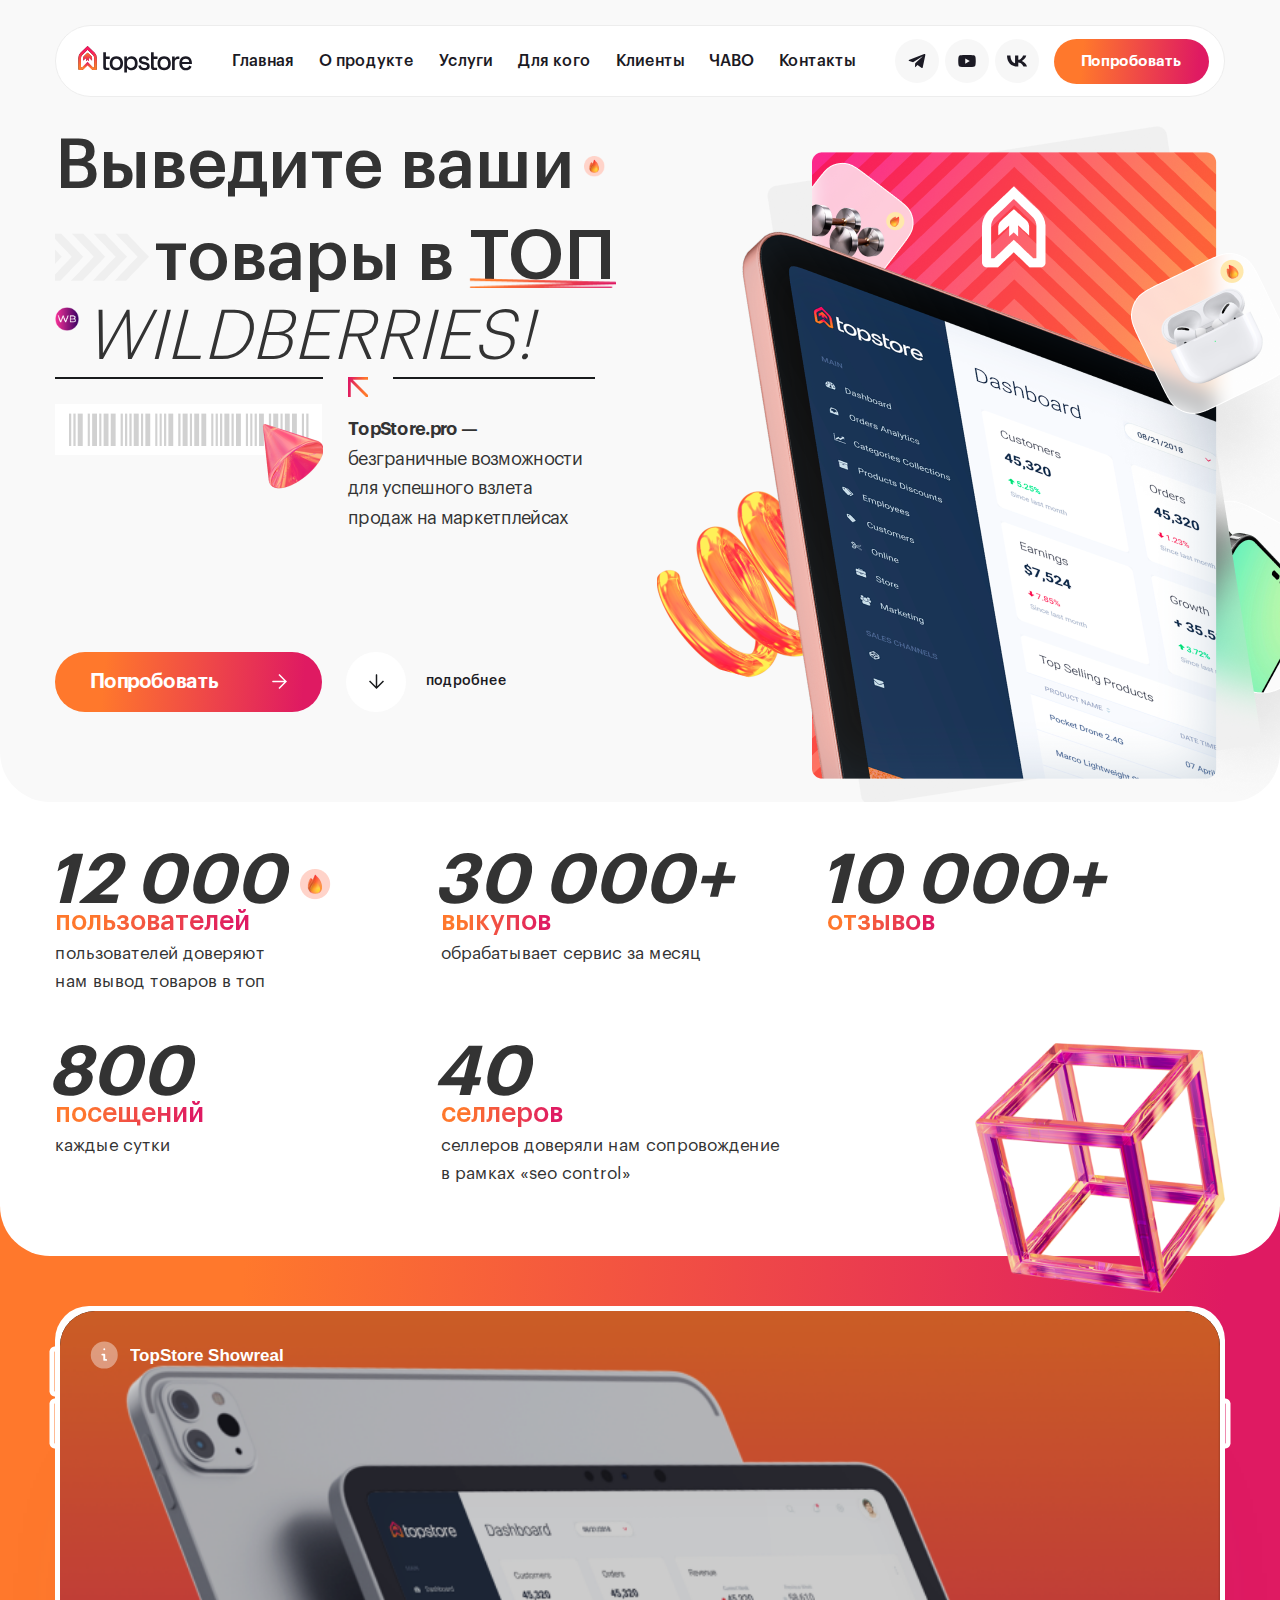
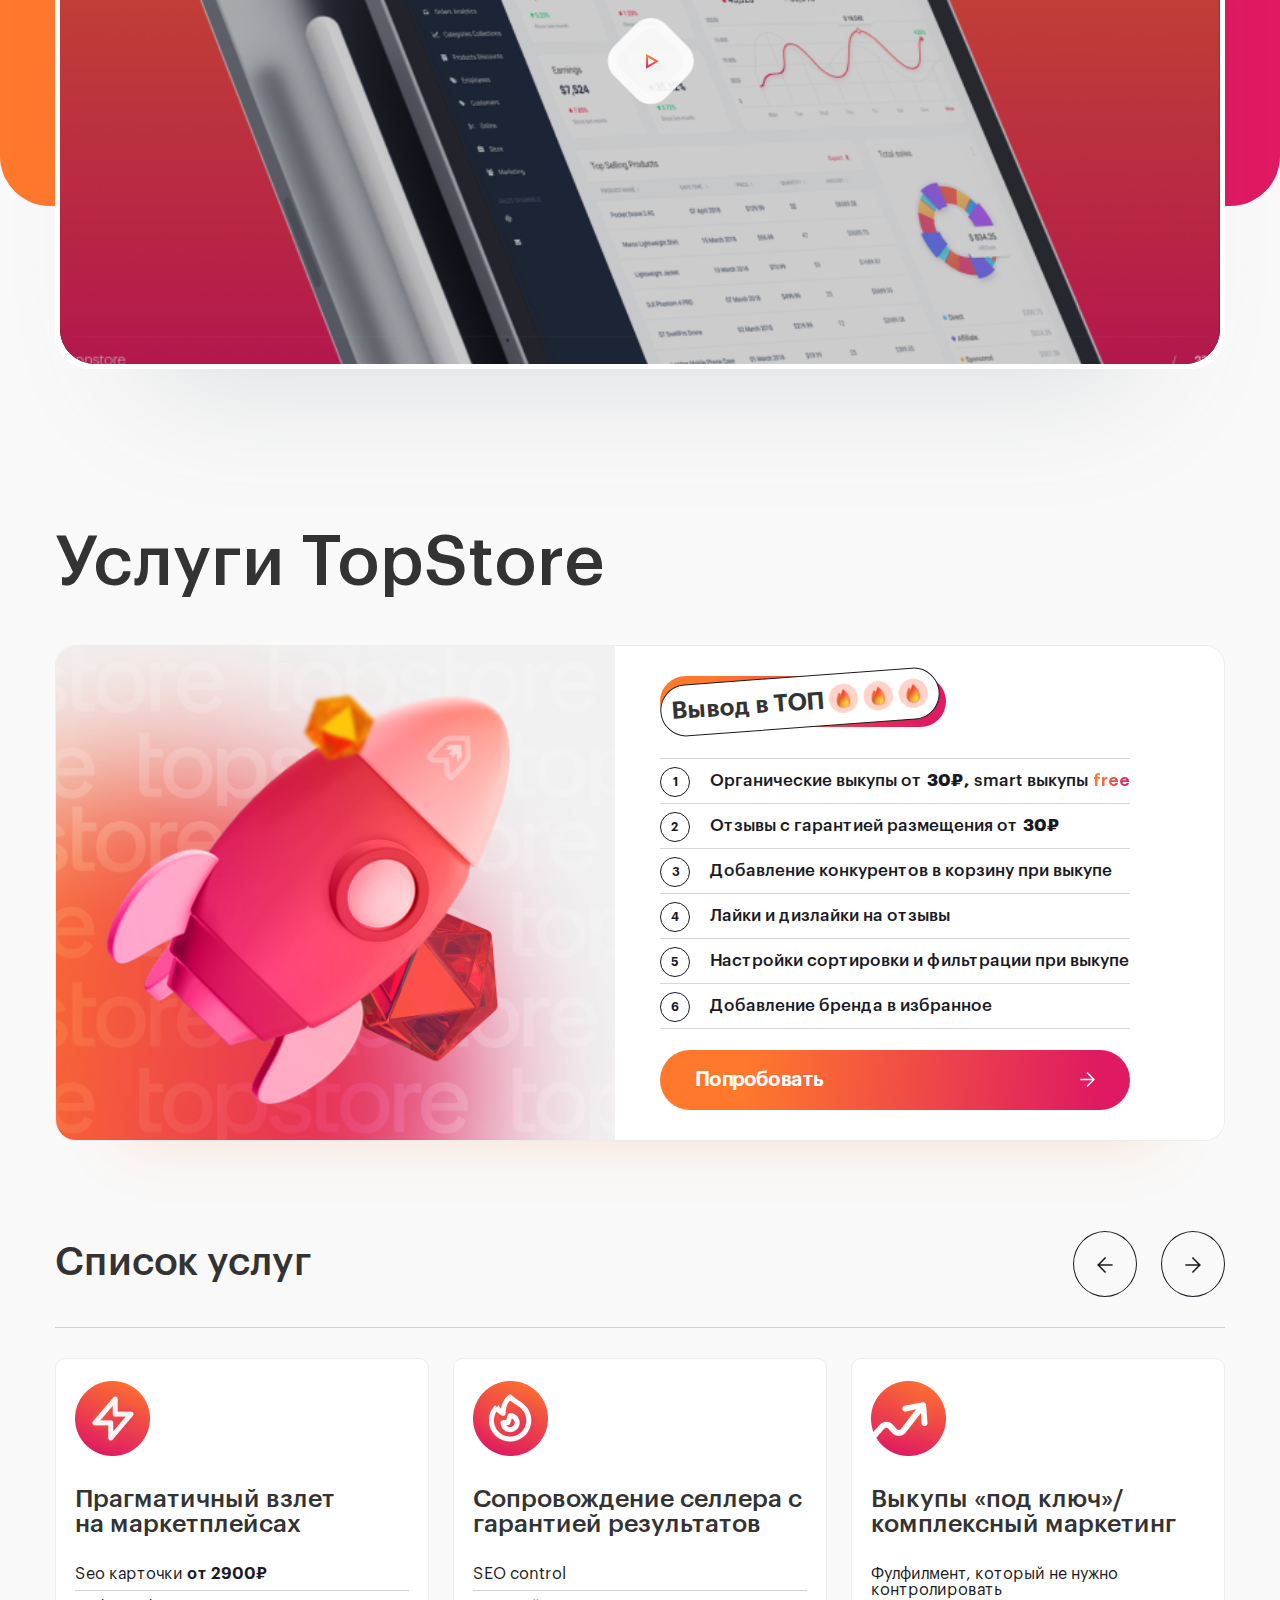
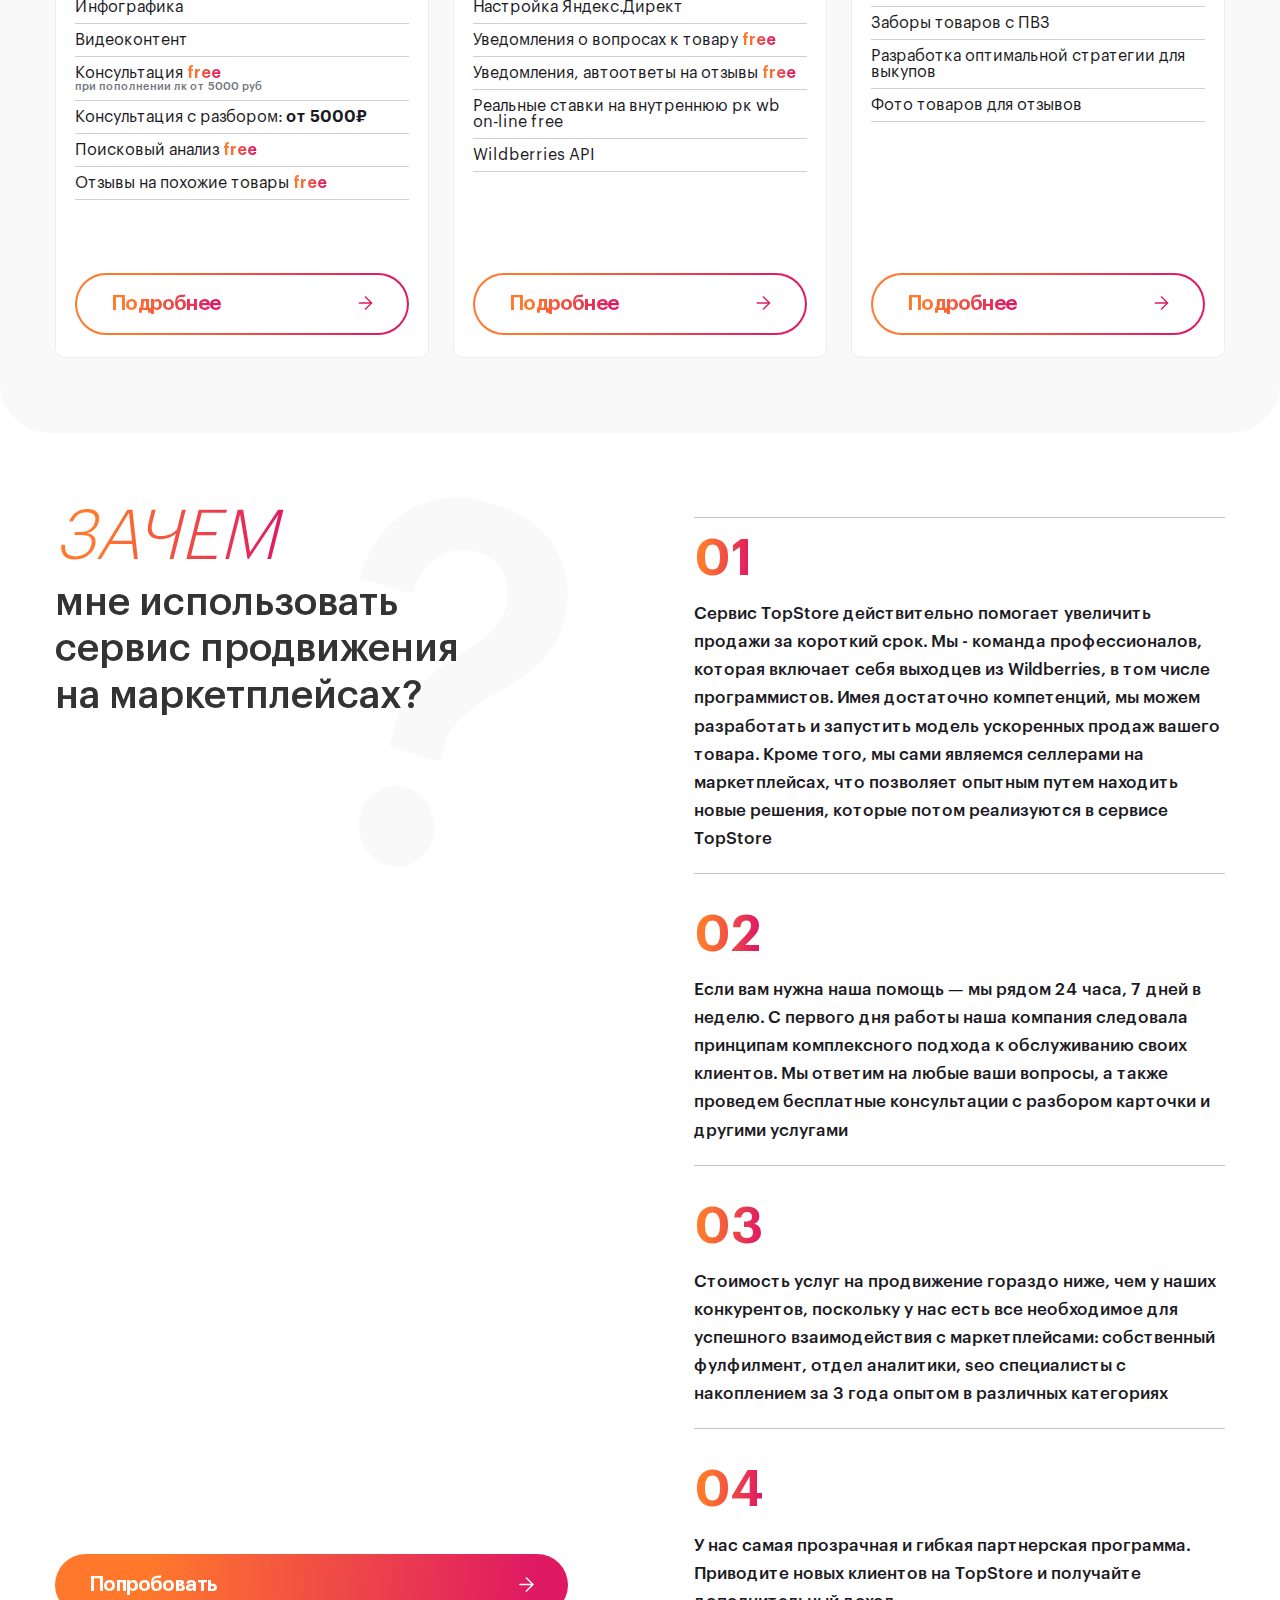
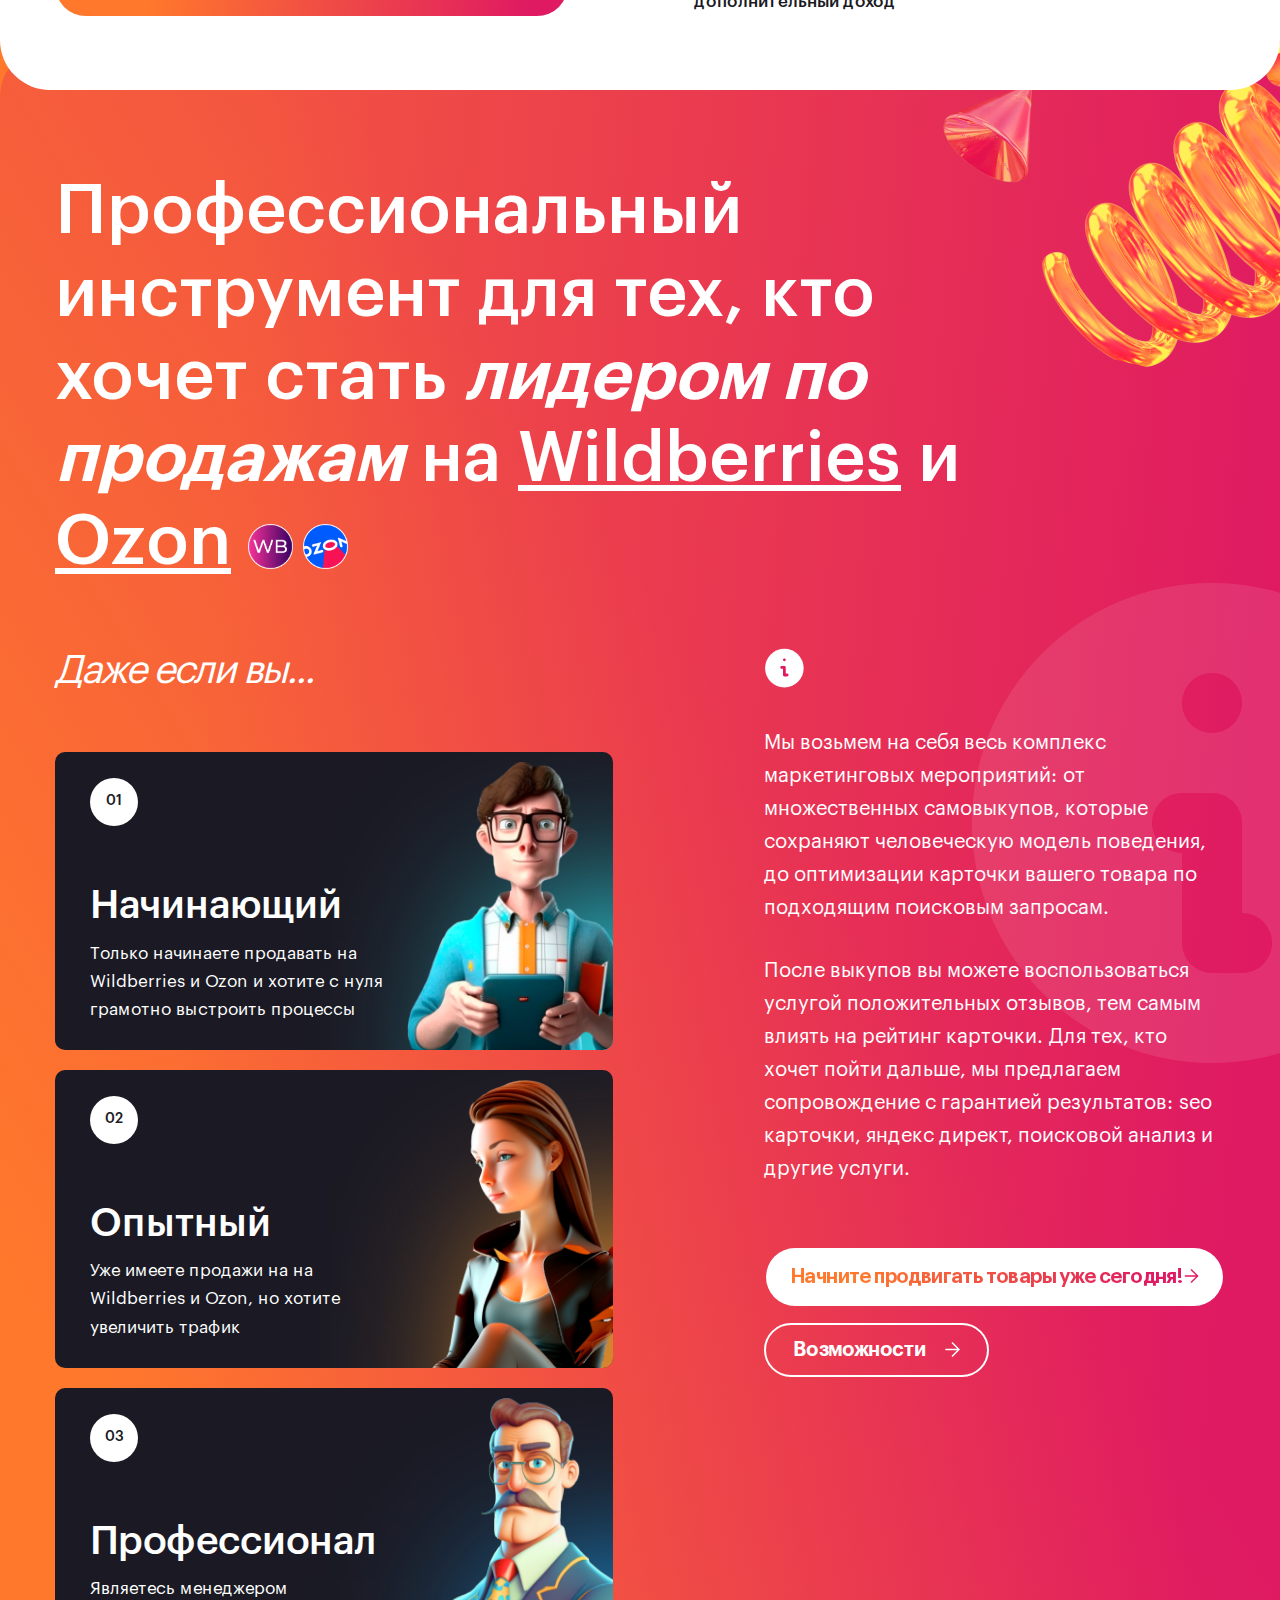
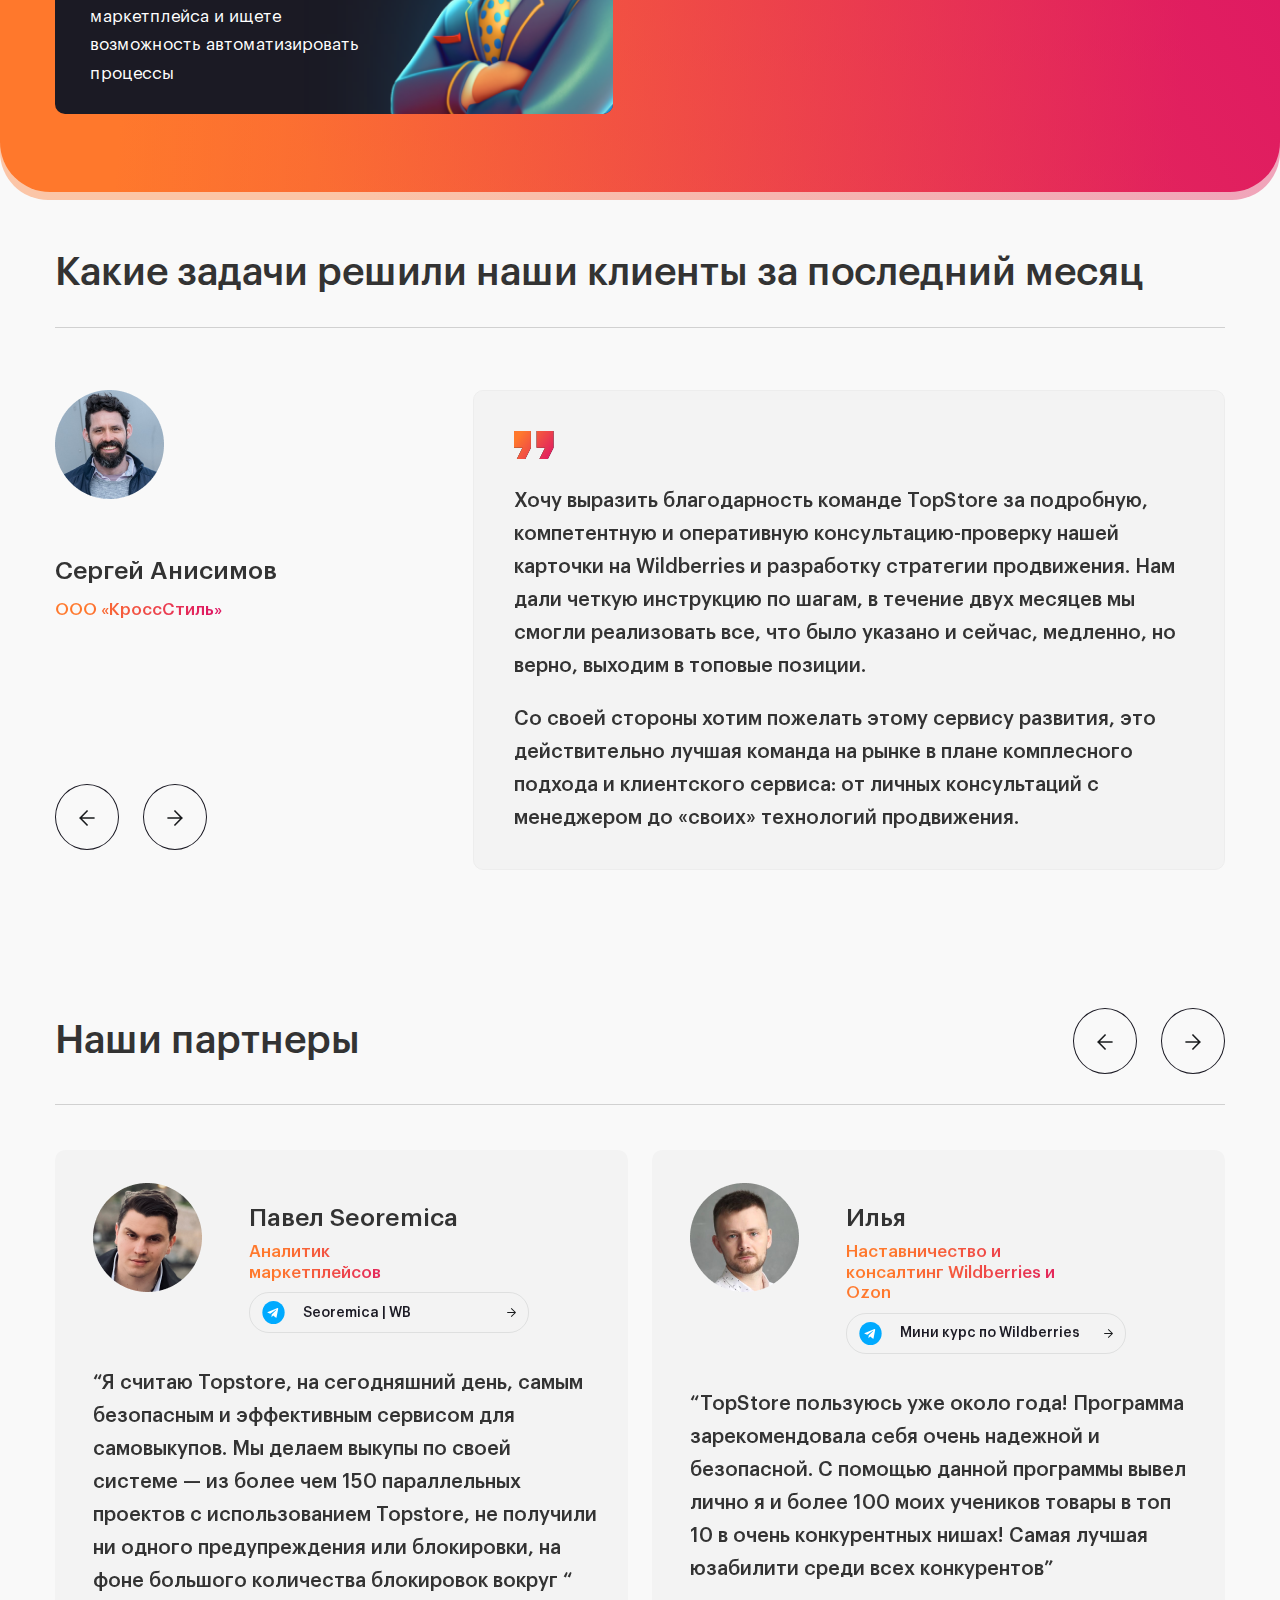
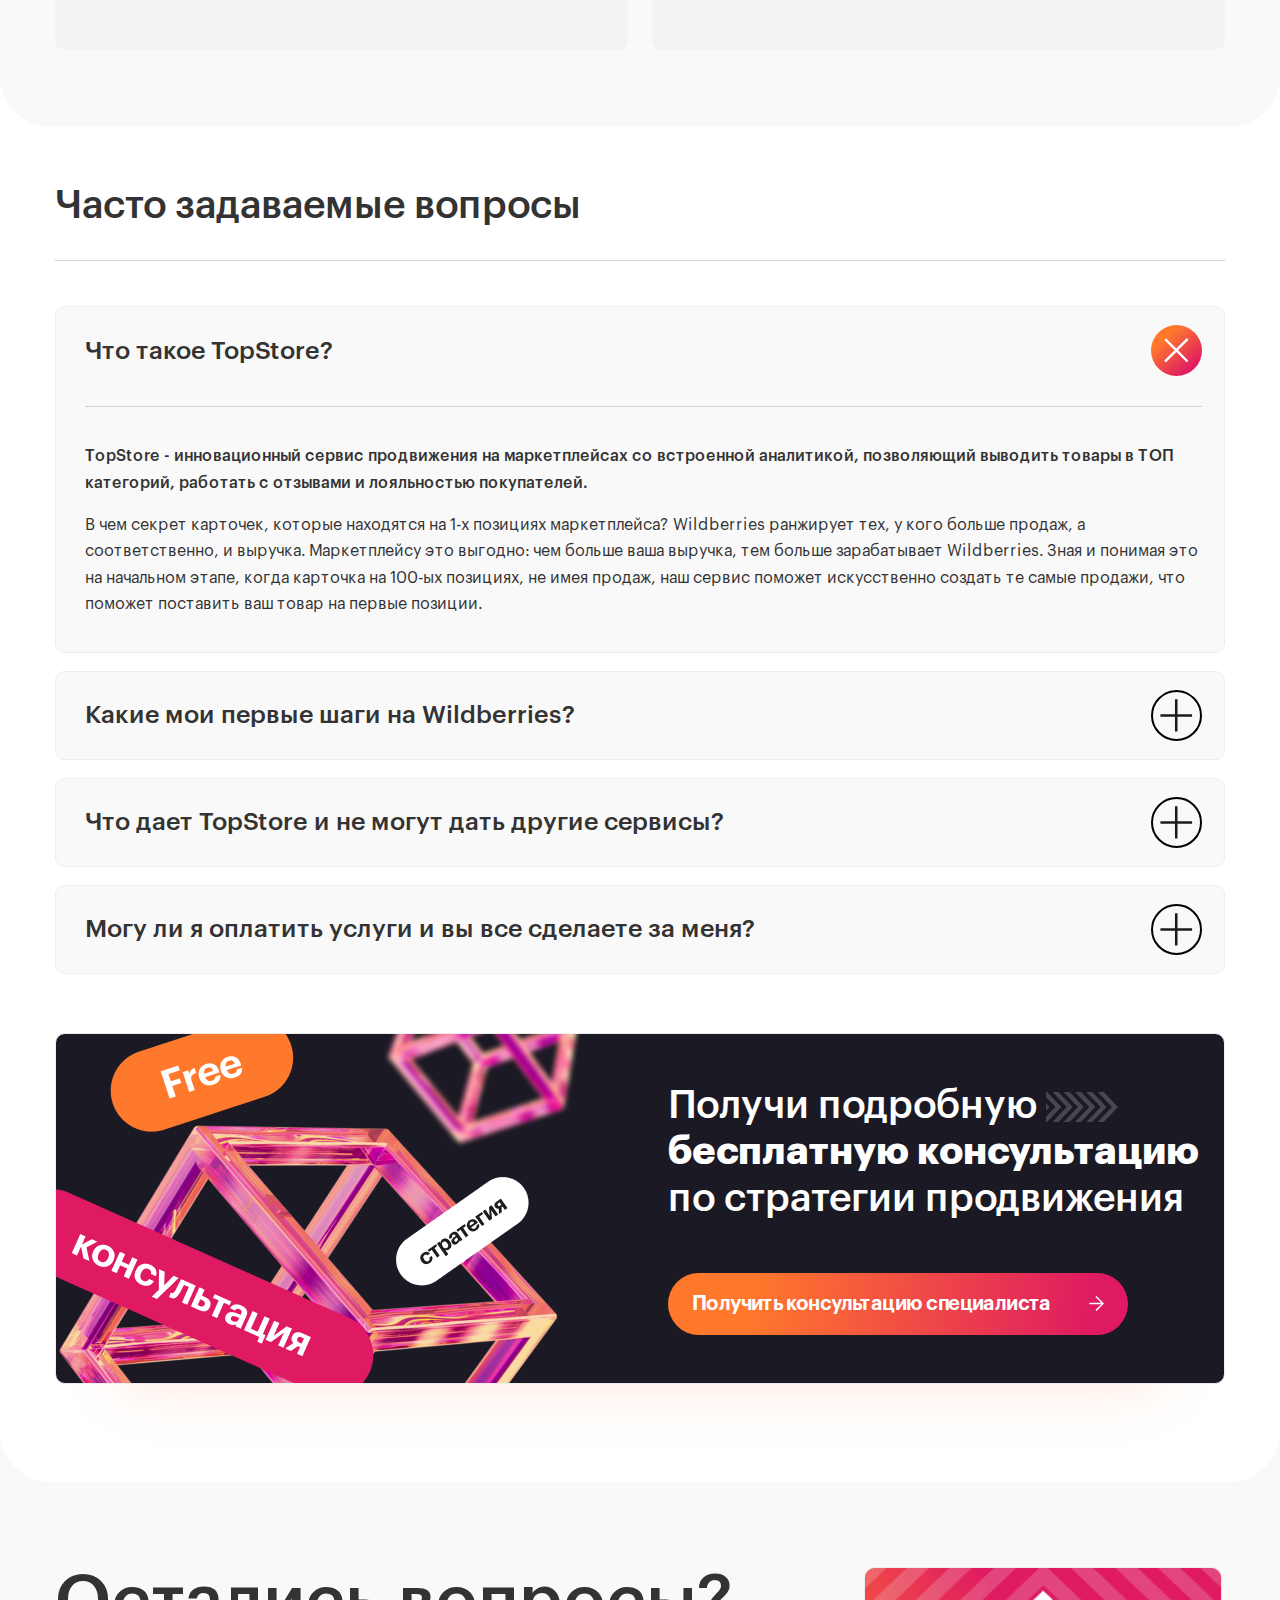
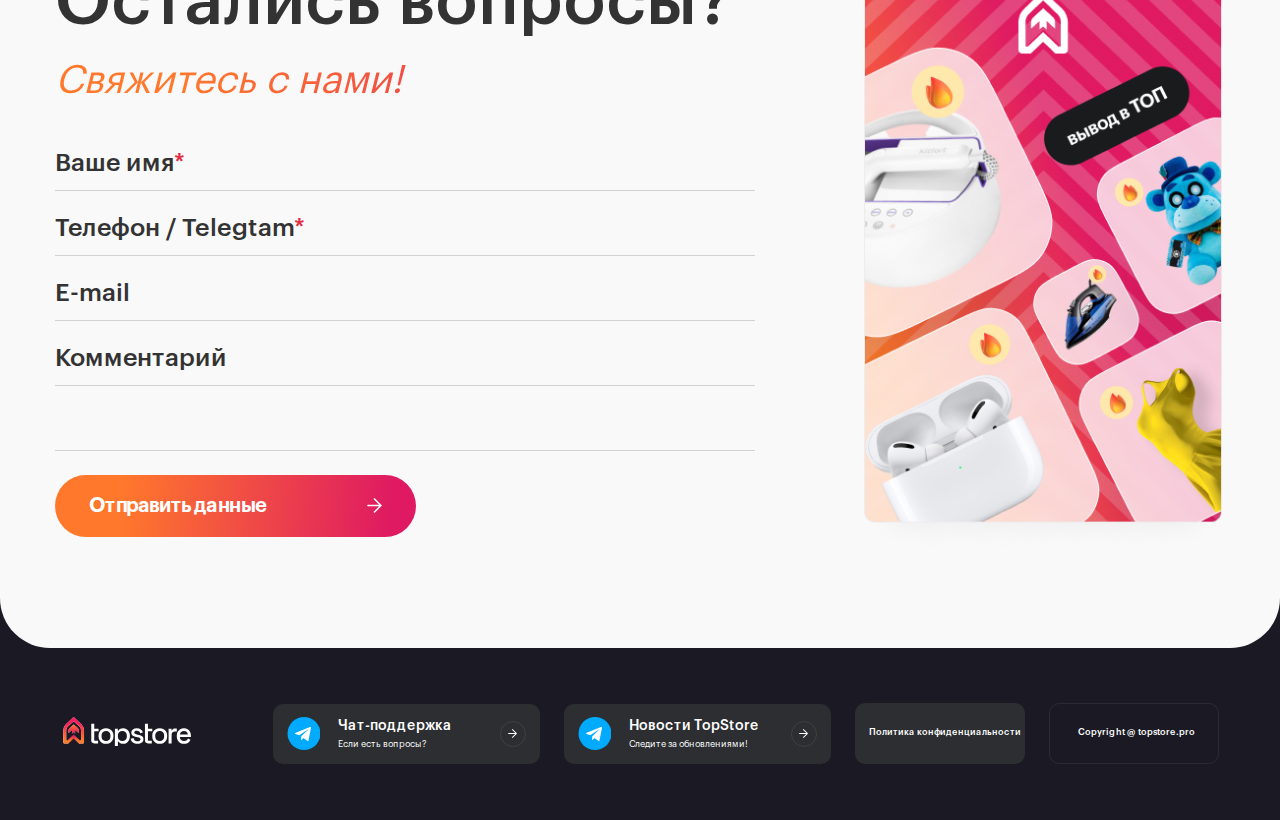
<file: index.html>
<!DOCTYPE html>
<html lang="ru">

<head>

	<meta charset="utf-8">

	<title>Выведите ваши товары в ТОП WILDBERRIES!</title>
	<meta name="description" content="">

	<meta http-equiv="X-UA-Compatible" content="IE=edge">
	<meta name="viewport" content="width=device-width, initial-scale=1, maximum-scale=1">

	<meta property="og:image" content="path/to/image.jpg">
	<link rel="shortcut icon" href="img/favicon/favicon.ico" type="image/x-icon">
	<link rel="apple-touch-icon" href="img/favicon/apple-touch-icon.png">
	<link rel="apple-touch-icon" sizes="72x72" href="img/favicon/apple-touch-icon-72x72.png">
	<link rel="apple-touch-icon" sizes="114x114" href="img/favicon/apple-touch-icon-114x114.png">

	<!-- Chrome, Firefox OS and Opera -->
	<meta name="theme-color" content="#191B1D">
	<!-- Windows Phone -->
	<meta name="msapplication-navbutton-color" content="#191B1D">
	<!-- iOS Safari -->
	<meta name="apple-mobile-web-app-status-bar-style" content="#191B1D">

	<link rel="stylesheet" href="css/main.min.css">

</head>

<body>
	<header class="header">
		<div class="container">
			<div class="row">
				<div class="header--wrapper">
					<a href="index.html" class="logo">
						<img src="img/logo.svg" alt="">
					</a>
					<div class="right">
						<div class="background-menu"></div>
						<div class="right--menu">
							<nav class="menu" id="menu">
								<ul class="list">
									<li> <a href="#main">Главная</a> </li>
									<li> <a href="#about">О продукте</a> </li>
									<li> <a href="#service">Услуги</a> </li>
									<li> <a href="#who">Для кого</a> </li>
									<li> <a href="#clients">Клиенты</a> </li>
									<li> <a href="#faq">ЧАВО</a> </li>
									<li> <a href="#contacts">Контакты</a> </li>
								</ul>
							</nav>
							<ul class="social">
								<li>
									<a href="#">
										<svg width="20" height="20" viewBox="0 0 20 20" fill="none" id="telegram">
											<path d="M17.2208 3.09735L2.44583 8.79485C1.4375 9.19985 1.44333 9.76235 2.26083 10.0132L6.05416 11.1965L14.8308 5.65902C15.2458 5.40652 15.625 5.54235 15.3133 5.81902L8.2025 12.2365H8.20083L8.2025 12.2374L7.94083 16.1474C8.32416 16.1474 8.49333 15.9715 8.70833 15.764L10.5508 13.9724L14.3833 16.8032C15.09 17.1924 15.5975 16.9924 15.7733 16.149L18.2892 4.29235C18.5467 3.25985 17.895 2.79235 17.2208 3.09735Z" fill="#1B1A24"/>
										</svg>
									</a>
								</li>
								<li>
									<a href="#">
										<svg width="20" height="20" viewBox="0 0 20 20" fill="none" id="youtube">
											<path fill-rule="evenodd" clip-rule="evenodd" d="M16.8475 4.24895C17.5975 4.4502 18.1875 5.04145 18.39 5.79145C18.75 7.1602 18.75 10.0002 18.75 10.0002C18.75 10.0002 18.75 12.8402 18.39 14.2089C18.2899 14.5783 18.0948 14.915 17.8242 15.1856C17.5536 15.4563 17.2169 15.6513 16.8475 15.7514C15.4775 16.1127 10 16.1127 10 16.1127C10 16.1127 4.5225 16.1127 3.1525 15.7514C2.78313 15.6513 2.44641 15.4563 2.1758 15.1856C1.90519 14.915 1.71013 14.5783 1.61 14.2089C1.25 12.8539 1.25 10.0002 1.25 10.0002C1.25 10.0002 1.25 7.1602 1.61 5.79145C1.8125 5.04145 2.40375 4.4502 3.1525 4.24895C4.5225 3.8877 10 3.8877 10 3.8877C10 3.8877 15.4775 3.8877 16.8475 4.24895ZM12.7975 10.0139L8.24125 12.6389V7.3752L12.7963 10.0127L12.7975 10.0139Z" fill="#1B1A24"/>
										</svg>
									</a>
								</li>
								<li>
									<a href="#">
										<svg width="20" height="20" viewBox="0 0 18 10" fill="none" id="vk">
											<path fill-rule="evenodd" clip-rule="evenodd" d="M0 0.00801047C0.143861 6.25302 3.65035 10 9.8002 10H10.1599V6.42908C12.4166 6.62928 14.1249 8.10249 14.8081 10H18C17.6727 8.92178 17.0922 7.91754 16.2972 7.05358C15.5022 6.18973 14.5105 5.48573 13.3876 4.98793C14.3938 4.44234 15.2629 3.71768 15.9405 2.85948C16.618 2.00127 17.0897 1.02784 17.3257 0H14.4305C13.8012 1.98559 11.9311 3.78697 10.1599 3.95511V0.00801047H7.2557V6.92555C5.45754 6.52515 3.19181 4.58765 3.0929 0.00801047H0Z" fill="black"/>
										</svg>
									</a>
								</li>
							</ul>
							<a href="http://air.topstore.pro/" class="button" target="_blank">Попробовать</a>
						</div>
					</div>
					<div class="burger">
						<div class="wrapper">
							<span class="top"></span>
							<span class="bottom"></span>
						</div>
					</div>
				</div>
			</div>
		</div>
	</header>

	<section class="section s--header" id="main">
		<div class="container">
			<div class="row">
				<div class="s--header__wrapper">
					<div class="block">
						<h1 class="h1">
							<span>Выведите ваши <img class="fire" src="img/fire.png" alt="#"></span>
							<span class="arrows--header"><img src="img/arrows-header.png" alt="#"> товары в <span class="top">ТОП</span></span>
							<span class="wb"><img src="img/wb.png" alt="#">WILDBERRIES!</span>
						</h1>
						<div class="block--wrapper">
							<div class="image">
								<img src="img/visual1.png" alt="#">
							</div>
							<div class="info">
								<div class="lines">
									<img src="img/arrow_top.png" alt="">
								</div>
								<p>
									<strong>TopStore.pro —</strong> <br> безграничные возможности для успешного взлета продаж на маркетплейсах
								</p>
							</div>
						</div>
						<div class="buttons">
							<a href="http://air.topstore.pro/" class="button" target="_blank"><span>Попробовать</span></a>
							<a href="#bottom" class="arrow--bottom">
								<span><img src="img/arrow.svg" alt="#"></span> подробнее
							</a>
						</div>
					</div>
					<div class="main--image">
						<img src="img/main_img.png" alt="">
					</div>
				</div>
			</div>
		</div>
	</section>

	<section class="section s--advantages" id="bottom">
		<div class="advantages">
			<div class="container">
				<div class="row">
					<div class="advantages--list">
						<div class="item">
							<span class="title">12 000 <img src="img/fire.png" alt=""></span>
							<span class="subtitle">пользователей</span>
							<p class="info">пользователей доверяют<br> нам вывод товаров в топ</p>
						</div>
						<div class="item">
							<span class="title">30 000+</span>
							<span class="subtitle">выкупов</span>
							<p class="info">обрабатывает сервис за месяц</p>
						</div>
						<div class="item">
							<span class="title">10 000+</span>
							<span class="subtitle">отзывов</span>
						</div>
						<div class="item">
							<span class="title">800</span>
							<span class="subtitle">посещений</span>
							<p class="info">каждые сутки</p>
						</div>
						<div class="item">
							<span class="title">40</span>
							<span class="subtitle">селлеров</span>
							<p class="info">селлеров доверяли нам сопровождение<br> в рамках «seo control»</p>
						</div>
					</div>
				</div>
			</div>
		</div>
		<section class="section video" id="about">
			<div class="container">
				<div class="row">
					<div class="video--wrapper">
							<div class="icon icon-1"><img src="img/button.png" alt=""></div>
							<div class="icon icon-2"><img src="img/button.png" alt=""></div>
							<div class="icon icon-3"><img src="img/button.png" alt=""></div>
							<div class="lazyYT" data-youtube-id="IQG68G6a-Is">TopStore Showreal</div>
					</div>
				</div>
			</div>
		</section>
	</section>

	<section class="section s--services services" id="service">
		<div class="container">
			<div class="row">
				<h2 class="h2">Услуги TopStore</h2>
				<div class="services--wrapper">
					<div class="image">
						<img src="img/service_bg.png" alt="">
					</div>
					<div class="text">
						<h3 class="h3">
							<span>
								Вывод в ТОП
								<img src="img/fire.png" alt="">
								<img src="img/fire.png" alt="">
								<img src="img/fire.png" alt="">
							</span> 
						</h3>
						<ol class="list">
							<li>Органические выкупы от <strong>30₽,</strong> smart выкупы <span>free</span></li>
							<li>Отзывы с гарантией размещения от <strong>30₽</strong></li>
							<li>Добавление конкурентов в корзину при выкупе</li>
							<li>Лайки и дизлайки на отзывы</li>
							<li>Настройки сортировки и фильтрации при выкупе</li>
							<li>Добавление бренда в избранное</li>
						</ol>
						<a href="#service-1" class="button service-1-open">Попробовать</a>
					</div>
				</div>
			</div>
		</div>
		<div class="services--list">
			<div class="container">
				<div class="row">
					<div class="title">
						<h3 class="h3">Список услуг</h3>
						<div class="arrows services--arrows"></div>
					</div>
					<div class="carousel owl-carousel">
						<div class="item">
							<div class="icon"><img src="img/service1.png" alt="#"></div>
							<h4 class="h4">Прагматичный взлет<br> на маркетплейсах</h4>
							<ul class="item--list">
								<li>Seo карточки <strong>от 2900₽</strong></li>
								<li>Инфографика</li>
								<li>Видеоконтент</li>
								<li>Консультация <span>free</span><br> <p>при пополнении лк от 5000 руб</p> </li>
								<li>Консультация с разбором: <strong>от 5000₽</strong></li>
								<li>Поисковый анализ <span>free</span></li>
								<li>Отзывы на похожие товары <span>free</span></li>
							</ul>
							<a href="#service-2" class="button button--white service-2-open"><span>Подробнее</span></a>
						</div>
						<div class="item">
							<div class="icon"><img src="img/service2.png" alt="#"></div>
							<h4 class="h4">Сопровождение селлера с гарантией результатов</h4>
							<ul class="item--list">
								<li>SEO control</li>
								<li>Настройка Яндекс.Директ</li>
								<li>Уведомления о вопросах к товару <span>free</span> </li>
								<li>Уведомления, автоответы на отзывы <span>free</span></li>
								<li>Реальные ставки на внутреннюю рк wb on-line free</li>
								<li>Wildberries API</li>
							</ul>
							<a href="#service-3" class="button button--white service-3-open"><span>Подробнее</span></a>
						</div>
						<div class="item">
							<div class="icon"><img src="img/service3.png" alt="#"></div>
							<h4 class="h4">Выкупы «под ключ»/ комплексный маркетинг</h4>
							<ul class="item--list">
								<li>Фулфилмент, который не нужно контролировать</li>
								<li>Заборы товаров с ПВЗ</li>
								<li>Разработка оптимальной стратегии для выкупов</li>
								<li>Фото товаров для отзывов</li>
							</ul>
							<a href="#service-4" class="button button--white service-4-open"><span>Подробнее</span></a>
						</div>
						<div class="item">
							<div class="icon"><img src="img/service1.png" alt="#"></div>
							<h4 class="h4">Прагматичный взлет<br> на маркетплейсах</h4>
							<ul class="item--list">
								<li>Seo карточки <strong>от 2900₽</strong></li>
								<li>Инфографика</li>
								<li>Видеоконтент</li>
								<li>Консультация <span>free</span><br> <p>при пополнении лк от 5000 руб</p> </li>
								<li>Консультация с разбором: <strong>от 5000₽</strong></li>
								<li>Поисковый анализ <span>free</span></li>
								<li>Отзывы на похожие товары <span>free</span></li>
							</ul>
							<a href="#service-2" class="button button--white service-2-open"><span>Подробнее</span></a>
						</div>
					</div>
				</div>
			</div>

		</div>
	</section>

	<section class="section s--why why" id="who">
		<div class="container">
			<div class="row">
				<div class="why--wrapper">
					<div class="title">
						<h2 class="h2">
							<span>ЗАЧЕМ</span>
							<span>
								мне использовать 
								сервис продвижения 
								на маркетплейсах?
							</span>
						</h2>
						<div class="image"></div>
						<a href="http://air.topstore.pro/" class="button" target="_blank">Попробовать</a>
					</div>
					<ul class="list">
						<li>
							<span>01</span>
							<p>
								Сервис TopStore действительно помогает увеличить продажи
								за короткий срок. Мы - команда профессионалов, которая включает себя выходцев из Wildberries, в том числе
								программистов. Имея достаточно компетенций, мы можем разработать и запустить модель ускоренных продаж вашего товара.
								Кроме того, мы сами являемся селлерами на маркетплейсах, что позволяет опытным путем находить новые решения, которые
								потом реализуются в сервисе TopStore
							</p>
						</li>
						<li>
							<span>02</span>
							<p>
								Если вам нужна наша помощь — мы рядом 24 часа, 7 дней в неделю. С первого дня работы наша компания следовала
								принципам комплексного подхода к обслуживанию своих клиентов. Мы ответим на любые ваши вопросы, а также проведем
								бесплатные консультации с разбором карточки и другими услугами
							</p>
						</li>
						<li>
							<span>03</span>
							<p>
								Cтоимость услуг на продвижение гораздо ниже, чем у наших конкурентов, поскольку у нас есть все необходимое для успешного
								взаимодействия с маркетплейсами: собственный фулфилмент, отдел аналитики, seo специалисты с накоплением за 3 года опытом
								в различных категориях
							</p>
						</li>
						<li>
							<span>04</span>
							<p>
								У нас самая прозрачная и гибкая партнерская программа. Приводите новых клиентов на TopStore и получайте дополнительный доход
							</p>
						</li>
					</ul>
				</div>
			</div>
		</div>
	</section>

	<section class="s--promotion promotion">
		<div class="promotion--icon">
			<img src="img/Vector.png" alt="">
		</div>
		<div class="container">
			<div class="row">
				<h2 class="h2">
					Профессиональный инструмент для тех, кто хочет стать <strong>лидером по продажам</strong> на <span>Wildberries</span> и <span>Ozon</span>
					<div class="images"><img src="img/wb.png" alt="#"><img src="img/ozon.png" alt="#"></div>
				</h2>
				<div class="promotion--wrapper">
					<div class="list">
						<h3 class="h3">Даже если вы...</h3>
						<div class="item">
							<div class="texts">
								<span>01</span>
								<h4 class="h4">Начинающий</h4>
								<p>Только начинаете продавать на Wildberries и Ozon и
									хотите с нуля грамотно выстроить процессы</p>
							</div>
							<div class="image">
								<img src="img/layer1.png" alt="#">
							</div>
						</div>
						<div class="item">
							<div class="texts">
								<span>02</span>
								<h4 class="h4">Опытный</h4>
								<p>Уже имеете продажи на на
									Wildberries и Ozon, но хотите увеличить трафик</p>
							</div>
							<div class="image">
								<img src="img/layer3.png" alt="#">
							</div>
						</div>
						<div class="item">
							<div class="texts">
								<span>03</span>
								<h4 class="h4">Профессионал</h4>
								<p>Являетесь менеджером
									маркетплейса и ищете возможность
									автоматизировать процессы</p>
							</div>
							<div class="image">
								<img src="img/layer2.png" alt="#">
							</div>
						</div>
					</div>
					<div class="info">
						<div class="icon">
							<svg class="svg-icons">
								<use href="icons.svg#info-promotion" id="hover"></use>
							</svg>
						</div>
						<div class="text">
							<p>
								Мы возьмем на себя весь комплекс маркетинговых мероприятий: от
								множественных самовыкупов, которые сохраняют человеческую модель поведения,
								до оптимизации карточки вашего товара по подходящим поисковым запросам.
							</p>
							<p>
								После
								выкупов вы можете воспользоваться услугой положительных отзывов, тем самым влиять
								на рейтинг карточки. Для тех, кто хочет пойти дальше, мы предлагаем сопровождение
								с
								гарантией результатов: seo карточки, яндекс директ, поисковой анализ и другие услуги.
							</p>
						</div>
						<div class="buttons">
							<a href="#service" class="button button--white"><span>Начните продвигать товары уже сегодня!</span></a>
							<a href="#service" class="button button--transparent">Возможности</a>
						</div>
					</div>
				</div>
			</div>
		</div>
	</section>

	<section class="section s--reviews reviews" id="clients">
		<div class="container">
			<div class="row">
				<h2 class="h2">Какие задачи решили наши клиенты за последний месяц</h2>
				<div class="wrapper">
					<div class="reviews--carousel owl-carousel">
						<div class="item">
							<div class="title">
								<div class="icon">
									<img src="img/human4.png" alt="#">
								</div>
								<div class="fio">
									<h3 class="h3">Сергей Анисимов</h3>
									<span>ООО «КроссСтиль»</span>
								</div>
							</div>
							<div class="texts">
								<div class="quote">
									<img src="img/quote.svg" alt="">
								</div>
								<div class="text">
									<p>
										Хочу выразить благодарность команде TopStore за подробную, компетентную и оперативную консультацию-проверку нашей
										карточки на Wildberries и разработку стратегии продвижения.
										Нам дали четкую инструкцию по шагам, в течение двух месяцев мы
										смогли реализовать все, что было указано и сейчас, медленно,
										но верно, выходим в топовые позиции.
									</p>
									<p>
										Со своей стороны хотим
										пожелать этому сервису развития, это действительно лучшая команда на рынке в плане комплесного подхода и клиентского
										сервиса: от личных консультаций
										с менеджером до «своих» технологий продвижения.
									</p>
								</div>
							</div>
						</div>
						<div class="item">
							<div class="title">
								<div class="icon">
									<img src="img/human8.png" alt="#">
								</div>
								<div class="fio">
									<h3 class="h3">Ольга Лозовских</h3>
									<span></span>
								</div>
							</div>
							<div class="texts">
								<div class="quote">
									<img src="img/quote.svg" alt="">
								</div>
								<div class="text">
									<p>
										Через сервис ТопСтор делала самовыкупы, отзывы и лайки.
										Сегодня получила первый заказ с Валдберис. Спасибо.
									</p>
								</div>
							</div>
						</div>
						<div class="item">
							<div class="title">
								<div class="icon">
									<img src="img/human7.png" alt="#">
								</div>
								<div class="fio">
									<h3 class="h3">Артем</h3>
									<span></span>
								</div>
							</div>
							<div class="texts">
								<div class="quote">
									<img src="img/quote.svg" alt="">
								</div>
								<div class="text">
									<p>
										Мне понравился этот этот инструмент. Удобный и понятный личный кабинет (с приветственными бонусами).
										Зарегистрировался,
										выбрал нужную услугу, оплатил и стартовал. По ходу работы, понял, что необходимо подключить СЕО, а после бесплатной
										консультации взял услуги пакетом. Сейчас товары автоматически поднимаются. Рекомендую! Ребята действительно делают
										очень
										крутой проект!
									</p>
								</div>
							</div>
						</div>
					</div>
					<div class="reviews--arrows arrows"></div>
				</div>
			</div>
		</div>
	</section>

	<section class="section s--partners partners">
		<div class="container">
			<div class="row">
				<div class="title">
					<h2 class="h2">Наши партнеры</h2>
					<div class="partners--arrows arrows"></div>
				</div>
				<div class="partners--carousel">
					<div class="item">
						<div class="item--title">
							<div class="icon"><img src="img/human1.png" alt="#"></div>
							<div class="fio">
								<span>Павел Seoremica</span>
								<span>Аналитик маркетплейсов</span>
								<a href="//t.me/wildberries_chat_seoremica" class="link desktop">
									<span class="tg"><img src="img/tg.svg" alt="#"></span> 
									<span>Seoremica | WB </span>
									<span class="arrow"><img src="img/arrow.svg" alt=""></span>
								</a>
							</div>
						</div>
						<div class="text">
							<p>
								“Я считаю Topstore, на сегодняшний день,
								самым безопасным и эффективным сервисом
								для самовыкупов. Мы делаем выкупы по своей системе — из более чем 150 параллельных проектов с использованием Topstore,
								не получили ни одного предупреждения или блокировки,
								на фоне большого количества блокировок вокруг “
							</p>
							<a href="//t.me/wildberries_chat_seoremica" class="link mobile">
								<span class="tg"><img src="img/tg.svg"></span>
								<span>Seoremica | WB </span>
								<span class="arrow"><img src="img/arrow.svg"></span>
							</a>
						</div>
					</div>
					<div class="item">
						<div class="item--title">
							<div class="icon"><img src="img/human3.png" alt="#"></div>
							<div class="fio">
								<span>Илья</span>
								<span>Наставничество и консалтинг Wildberries и Ozon</span>
								<a href="//t.me/ilya_ozon_wildberries" class="link desktop">
									<span class="tg"><img src="img/tg.svg" alt="#"></span> 
									<span>Мини курс по Wildberries </span>
									<span class="arrow"><img src="img/arrow.svg" alt=""></span>
								</a>
							</div>
						</div>
						<div class="text">
							<p>
								“TopStore пользуюсь уже около года!
								Программа зарекомендовала себя очень надежной и безопасной. С помощью данной программы вывел лично я и более 100 моих
								учеников товары в топ 10 в очень конкурентных нишах! Самая лучшая юзабилити среди всех конкурентов”
							</p>
							<a href="//t.me/ilya_ozon_wildberries" class="link mobile">
								<span class="tg"><img src="img/tg.svg" alt="#"></span> 
								<span>Мини курс по Wildberries </span>
								<span class="arrow"><img src="img/arrow.svg" alt=""></span>
							</a>
						</div>
					</div>
					<div class="item">
						<div class="item--title">
							<div class="icon"><img src="img/human5.png" alt="#"></div>
							<div class="fio">
								<span>Ольга Петрова</span>
								<span>Менеджер</span>
							</div>
						</div>
						<div class="text">
							<p>
								“С 2022 года подписали договор 
								на сопровождение по seo control. Действительно необходимая услуга, теперь 
								я не так много времени трачу на аналитику 
								и переделки seo, да и в целом выгоднее работать с аналитиками и сеошниками 
								на аутсорсинге”
							</p>
						</div>
					</div>
					<div class="item">
						<div class="item--title">
							<div class="icon"><img src="img/human6.png" alt="#"></div>
							<div class="fio">
								<span>Иван Зубов</span>
								<span>Владелец<br> ООО ПромоМаркет</span>
							</div>
						</div>
						<div class="text">
							<p>
								Периодически пользуемся выкупами как
								для новинок, так и для действующих карточек, нравится что на одной платформе есть практически все необходимое для
								работы, особо радует функционал добавления похожих товаров в корзину перед выкупом, поддержка сервиса - ТОП!
							</p>
						</div>
					</div>
				</div>
			</div>
		</div>
	</section>

	<section class="section s--faq faq" id="faq">
		<div class="container">
			<div class="row">
				<h2 class="h2">Часто задаваемые вопросы</h2>
				<div class="faq--list">
					<div class="faq--item active">
						<div class="title">
							<h3 class="h3">Что такое TopStore?</h3>
							<div class="icon">
								<svg width="33" height="33" viewBox="0 0 33 33" fill="none" xmlns="http://www.w3.org/2000/svg">
									<path d="M14.975 17.6501H0.424988V15.3001H14.975V0.350098H17.5V15.3001H32.075V17.6501H17.5V32.6001H14.975V17.6501Z" fill="#191B1D"/>
								</svg>
							</div>
						</div>
						<div class="faq--item__text">
							<p>
								<strong> TopStore - инновационный сервис продвижения на маркетплейсах со встроенной аналитикой, позволяющий выводить товары в
									ТОП категорий, работать с отзывами и лояльностью покупателей.</strong>
							</p>
							<p>
								В чем секрет карточек, которые находятся на 1-х позициях маркетплейса? Wildberries ранжирует тех, у кого больше
								продаж, а соответственно, и
								выручка. Маркетплейсу это выгодно: чем больше ваша
								выручка, тем больше зарабатывает Wildberries.
								Зная и понимая это на начальном этапе, когда карточка на 100-ых позициях, не имея продаж, наш
								сервис поможет искусственно создать те самые продажи, что поможет поставить ваш товар на
								первые позиции.</p>
						</div>
					</div>
					<div class="faq--item">
						<div class="title">
							<h3 class="h3">Какие мои первые шаги на Wildberries? </h3>
							<div class="icon">
								<svg width="33" height="33" viewBox="0 0 33 33" fill="none" xmlns="http://www.w3.org/2000/svg">
									<path d="M14.975 17.6501H0.424988V15.3001H14.975V0.350098H17.5V15.3001H32.075V17.6501H17.5V32.6001H14.975V17.6501Z" fill="#191B1D"/>
								</svg>
							</div>
						</div>
						<div class="faq--item__text">
							<p>
								<strong> TopStore - инновационный сервис продвижения на маркетплейсах со встроенной аналитикой, позволяющий выводить товары в
									ТОП категорий, работать с отзывами и лояльностью покупателей.</strong>
							</p>
							<p>
								В чем секрет карточек, которые находятся на 1-х позициях маркетплейса? Wildberries ранжирует тех, у кого больше
								продаж, а соответственно, и
								выручка. Маркетплейсу это выгодно: чем больше ваша
								выручка, тем больше зарабатывает Wildberries.
								Зная и понимая это на начальном этапе, когда карточка на 100-ых позициях, не имея продаж, наш
								сервис поможет искусственно создать те самые продажи, что поможет поставить ваш товар на
								первые позиции.</p>
						</div>
					</div>
					<div class="faq--item">
						<div class="title">
							<h3 class="h3">Что дает TopStore и не могут дать другие сервисы?</h3>
							<div class="icon">
								<svg width="33" height="33" viewBox="0 0 33 33" fill="none" xmlns="http://www.w3.org/2000/svg">
									<path d="M14.975 17.6501H0.424988V15.3001H14.975V0.350098H17.5V15.3001H32.075V17.6501H17.5V32.6001H14.975V17.6501Z" fill="#191B1D"/>
								</svg>
							</div>
						</div>
						<div class="faq--item__text">
							<p>
								<strong> TopStore - инновационный сервис продвижения на маркетплейсах со встроенной аналитикой, позволяющий выводить товары в
									ТОП категорий, работать с отзывами и лояльностью покупателей.</strong>
							</p>
							<p>
								В чем секрет карточек, которые находятся на 1-х позициях маркетплейса? Wildberries ранжирует тех, у кого больше
								продаж, а соответственно, и
								выручка. Маркетплейсу это выгодно: чем больше ваша
								выручка, тем больше зарабатывает Wildberries.
								Зная и понимая это на начальном этапе, когда карточка на 100-ых позициях, не имея продаж, наш
								сервис поможет искусственно создать те самые продажи, что поможет поставить ваш товар на
								первые позиции.</p>
						</div>
					</div>
					<div class="faq--item">
						<div class="title">
							<h3 class="h3">Могу ли я оплатить услуги и вы все сделаете за меня?</h3>
							<div class="icon">
								<svg width="33" height="33" viewBox="0 0 33 33" fill="none" xmlns="http://www.w3.org/2000/svg">
									<path d="M14.975 17.6501H0.424988V15.3001H14.975V0.350098H17.5V15.3001H32.075V17.6501H17.5V32.6001H14.975V17.6501Z" fill="#191B1D"/>
								</svg>
							</div>
						</div>
						<div class="faq--item__text">
							<p>
								<strong> TopStore - инновационный сервис продвижения на маркетплейсах со встроенной аналитикой, позволяющий выводить товары в
								ТОП категорий, работать с отзывами и лояльностью покупателей.</strong>
							</p>
							<p>
								В чем секрет карточек, которые находятся на 1-х позициях маркетплейса? Wildberries ранжирует тех, у кого больше
								продаж, а соответственно, и
								выручка. Маркетплейсу это выгодно: чем больше ваша
								выручка, тем больше зарабатывает Wildberries.
								Зная и понимая это на начальном этапе, когда карточка на 100-ых позициях, не имея продаж, наш
								сервис поможет искусственно создать те самые продажи, что поможет поставить ваш товар на
								первые позиции.</p>
						</div>
					</div>
				</div>
				<div class="faq--banner">
					<div class="image">
						<img class="cube-1 cube" src="img/cube1.png">
						<img class="consultation" src="img/consultation.png" alt="#">
						<img class="cube-2 cube" src="img/cube2.png">
						<img src="img/mobile_banner.png" class="mobile" alt="#">
					</div>
					<div class="faq--text">
						<h3 class="h3">Получи подробную <img src="img/arrows.png" alt=""> <strong>бесплатную консультацию</strong> по стратегии продвижения</h3>
						<a href="http://air.topstore.pro/" class="button">Получить консультацию <span>специалиста</span></a>
					</div>
				</div>
			</div>
		</div>
	</section>

	<section class="s-form form" id="contacts">
		<div class="container">
			<div class="row">
				<div class="form--wrapper">
					<div class="form--list">
						<h2 class="h2">Остались вопросы?</h2>
						<h3 class="h3">Свяжитесь с нами!</h3>
						<form action="mail.php" class="form--send">
							<div class="success--message"><span>Спасибо за заявку!</span></div>
							
							<div class="input">
								<input id="name" type="text" name="fio" required>
								<label for="name">Ваше имя<span>*</span></label>
							</div>
							<div class="input">
								<input id="tel" type="text" name="tel" required>
								<label for="tel">Телефон / Telegtam<span>*</span></label>
							</div>
							<div class="input">
								<input id="email" type="email" name="email">
								<label for="email">E-mail</label>
							</div>
							<div class="input">
								<input id="mess" type="text" name="text">
								<input type="text" name="text1">
								<label for="mess">Комментарий</label>
							</div>
							<button class="button" type="submit">Отправить данные</button>
						</form>
					</div>
					<div class="form--image">
						<img src="img/last_block.png" alt="#">
					</div>
				</div>
			</div>
		</div>
	</section>

	<footer class="footer">
		<div class="container">
			<div class="row">
				<div class="footer--wrapper">
					<div class="wrapper">
						<div class="footer--info">
							<a class="logo" href="index.html"><img src="img/logo-white.svg" alt=""></a>
							<a href="//t.me/topstorepro_bot" class="chat">
								<svg class="svg-icons">
									<use href="icons.svg#footer-tg" id="hover"></use>
								</svg>
								<div class="text">
									<span>Чат-поддержка</span>
									<span>Если есть вопросы?</span>
								</div>
								<span class="link"><img src="img/arrow-button.svg" alt=""></span>
							</a>
							<a href="//t.me/topstorepro" class="chat">
								<svg class="svg-icons">
									<use href="icons.svg#footer-tg" id="hover"></use>
								</svg>
								<div class="text">
									<span>Новости TopStore</span>
									<span>Следите за обновлениями!</span>
								</div>
								<span class="link"><img src="img/arrow-button.svg" alt=""></span>
							</a>
						</div>
						<div class="footer--info right">
							<a href="#" class="chat politic">
								<span>Политика конфиденциальности</span>
							</a>
							<div class="chat copyright">
								<span>Copyright @ topstore.pro</span>
							</div>
						</div>
					</div>
				</div>
			</div>
		</div>
	</footer>

	<div class="service--1 modal" id="service-1">
		<div class="background"></div>
		<div class="wrapper">
			<div class="title">
				<h2 class="h2">Вывод в ТОП</h2>
				<div class="icon close">
					<svg width="14" height="14" viewBox="0 0 14 14" fill="none" xmlns="http://www.w3.org/2000/svg">
						<path d="M1 1L13 13" stroke="white" stroke-width="2"/>
						<path d="M13 1L1 13" stroke="white" stroke-width="2"/>
					</svg>
				</div>
			</div>
			<div class="block">
				<ul class="list">
					<li>
						<span>Органические выкупы</span>
						<p>Увеличьте количество органических продаж и оборачиваемость с помощью выкупов</p>
					</li>
					<li>
						<span>Отзывы и вопросы</span>
						<p>Добавьте отзывы и вопросы, чтобы дать покупателям дополнительную информацию о товаре, на основе которой может быть принято решение о покупке</p>
					</li>
					<li>
						<span>Добавление конкурентов в корзину при выкупе</span>
						<p>Добавьте ваш товар в корзину пользователей, чтобы вызвать интерес к вашему бренду или товару</p>
					</li>
					<li>
						<span>Лайки и дизлайки на отзывы</span>
						<p>Сформируйте репутацию бренда и рейтинг товара с помощью услуги «лайк/дизлайк на отзыв». 
							Вы можете ставить лайки на отзывы к товару, а также увеличить лайки на бренд</p>
					</li>
					<li>
						<span>Добавление бренда в избранное</span>
						<p>Добавьте в "избранное" ваши товары, чтобы начать ранжироваться в поисковой выдаче</p>
					</li>
				</ul>
				<a href="http://air.topstore.pro/" class="button" target="_blank">Попробовать</a>
			</div>
		</div>
	</div>

	<div class="service--2 modal" id="service-2">
		<div class="background"></div>
		<div class="wrapper">
			<div class="title">
				<h2 class="h2">Прагматичный взлет</h2>
				<div class="icon close">
					<svg width="14" height="14" viewBox="0 0 14 14" fill="none" xmlns="http://www.w3.org/2000/svg">
						<path d="M1 1L13 13" stroke="white" stroke-width="2"/>
						<path d="M13 1L1 13" stroke="white" stroke-width="2"/>
					</svg>
				</div>
			</div>
			<div class="block">
				<ul class="list">
					<li>
						<span>SEO-оптимизация карточки <b>pro</b></span>
						<p>Комплексная услуга по SEO-оптимизации вашей карточки на Wildberries с поддержкой нашего менеджера</p>
					</li>
					<li>
						<span>Продающая инфографика</span>
						<p>
							Для увеличения продаж наши специалисты помогут вам с помощью инфографики решить три задачи в этой области
							<span>• Привлечь внимание (выделиться среди аналогичных товаров);</span>
							<span>• Наглядно донести о свойствах и преимуществах Вашей продукции;</span>
							<span>• Обосновать добавленную стоимость</span>
						</p>
						<div class="link">
							<a href="seo-infografica.html" class="button">Перейти</a>
						</div>
					</li>
					<li>
						<span>Видеоконтент</span>
						<p>
							Мы сделаем видеоинструкции и обзоры ваших товаров для увеличения продаж на маркетплейсах
							<span>• Высокое качество съемки и обработки</span>
							<span>• Покажем продукцию с разных ракурсов, сделаем визуальные акценты на деталях, что поможет покупателю дать
								представление о реальных габаритах товара и визуализирует его в среде применения.</span>
							<span>• Атмосфера вдохновляющая на покупки</span>
						</p>
					</li>
					<li>
						<span>Консультация <b>Free</b></span>
						<p>В случае пополнения счета вашего личного кабинета на 5000 рублей и более, вам предоставляется право воспользоваться разовой 30 минутной консультацией с нашим СЕО-специалистом.
						</p>
						<p>
							На консультации вы сможете получить ответы на все непонятные для вас вопросы: как наиболее эффективно продвинуть товар в
							топ; сколько выкупов необходимо сделать; как подобрать ключевые запросы к вашему товару; как правильно оформить карточку
							вашего товара и огромное множество других нюансов, которые помогут быстро и эффективно начать продажи вашего товара на
							маркетплейсе.</p>
					</li>
					<li>
						<span>Консультация с разбором</span>
						<p>Если вы уже работаете на маркетплейсе и вам нужна помощь для дальнейшего продвижения, мы поможем выстроить стратегию на основании имеющихся данных и желаемого плана.</p>
					</li>
				</ul>
				<a href="http://air.topstore.pro/" class="button" target="_blank">Попробовать</a>
			</div>
		</div>
	</div>

	<div class="service--3 modal" id="service-3">
		<div class="background"></div>
		<div class="wrapper">
			<div class="title">
				<h2 class="h2">Сопровождение селлера с гарантией результатов</h2>
				<div class="icon close">
					<svg width="14" height="14" viewBox="0 0 14 14" fill="none" xmlns="http://www.w3.org/2000/svg">
						<path d="M1 1L13 13" stroke="white" stroke-width="2"/>
						<path d="M13 1L1 13" stroke="white" stroke-width="2"/>
					</svg>
				</div>
			</div>
			<div class="block">
				<ul class="list">
					<li>
						<span>SEO-контроль <b>pro</b></span>
						<p>
							Воспользуйтесь услугой по продвижению карточки товара от нашей команды seo-специалистов и аналитиков для индексации релевантных ключевых запросов
						</p>
						<div class="link">
							<a href="seo-control.html" class="button">Перейти</a>
						</div>
					</li>
					<li>
						<span>Яндекс Директ <b>pro</b></span>
						<p>Настроим контекстную рекламу на ваш товар для лучшего ранжирования в поисковой выдаче</p>
					</li>
					<li>
						<span>Уведомления на автоответы <b>pro</b></span>
						<p>В данном разделе вы можете подключить уведомления в Телеграм о новых отзывах и вопросах на ваши товары. Благодаря
							данной функции вы можете оперативно отвечать на обращения покупателей. Бесплатно</p>
					</li>
					<li>
						<span>Аналитика <b>pro</b></span>
						<p>Анализ ниш, товаров и продаж конкурентов с помощью партнерского сервиса Sales Finder</p>
					</li>
					<li>
						<span>Добавление бренда в избранное</span>
						<p>Добавьте в "избранное" ваши товары, чтобы начать ранжироваться в поисковой выдаче</p>
					</li>
				</ul>
				<a href="http://air.topstore.pro/" class="button" target="_blank">Попробовать</a>
			</div>
		</div>
	</div>

	<div class="service--4 modal" id="service-4">
		<div class="background"></div>
		<div class="wrapper">
			<div class="title">
				<h2 class="h2">Выкупы под ключ / комплексный маркетинг</h2>
				<div class="icon close">
					<svg width="14" height="14" viewBox="0 0 14 14" fill="none" xmlns="http://www.w3.org/2000/svg">
						<path d="M1 1L13 13" stroke="white" stroke-width="2"/>
						<path d="M13 1L1 13" stroke="white" stroke-width="2"/>
					</svg>
				</div>
			</div>
			<div class="block">
				<ul class="list">
					<li>
						<span>Выкупы «под ключ»</span>
						<p>Мы можем предложить комплексный маркетинг: от реализации сложных маркетинговых процессов до отдельных услуг.
							Например, от разработки стратегии и реализации ее до доставки товара с ПВЗ</p>
					</li>
					<li>
						<span>Разработка оптимальной стратегии для выкупов</span>
						<p>Мы дадим рекомендации по ключевым запросам для выкупов, проведем анализ конкурентов по этим ключевым запросам,
							составим план выкупов на каждый день и дадим рекомендации по территориальному распределению планируемых выкупов.</p>
					</li>
					<li>
						<span>Фото товаров для отзывов</span>
						<p>90% покупателей принимают решения на основании отзывов, мы сможем сформировать положительный образ Вашего магазина
							благодаря фотографиям для отзывов с вашим товаром из пунктов ПВЗ на наших моделях.</p>
						<div class="images">
							<img src="img/modal-image1.png" alt="#">
							<img src="img/modal-image2.png" alt="#">
							<img src="img/modal-image3.png" alt="#">
							<img src="img/modal-image4.png" alt="#">
						</div>
					</li>
					<li>
						<span>Фулфилмент, который не нужно контролировать</span>
						<p>Надёжный Фулфилмент с командой квалифицированных специалистов, который решит Ваши задачи в области складских и логистических услуг.</p>
						<div class="tags">
							<div class="tag">Забор и приемку товара</div>
							<div class="tag">Хранение</div>
							<div class="tag">Маркировку (стикеровка и штрихкодирование) </div>
							<div class="tag">Упаковку</div>
							<div class="tag">Комплектацию заказов </div>
							<div class="tag">Проверку на брак</div>
							<div class="tag">Доставку товаров с учётом интересов клиента</div>
						</div>
					</li>
				</ul>
				<div class="wrapper--advantages">
					<h4 class="h4">Преимущества</h4>
					<div class="wrapper--advantages__list">
						<div class="item">
							<div class="item--wrapper">
								<h5 class="h5">Опыт</h5>
								<p>Ежемесячно мы отправляем более десятка тысяч единиц на склады Wildberries и четко знаем, как работать в полном соответствии с требованиями маркетплейса</p>
							</div>
						</div>
						<div class="item">
							<div class="item--wrapper">
								<h5 class="h5">Экономия Вашего времени</h5>
								<p>Всю рутину мы возьмём на себя, пока вы занимаетесь развитием своего дела</p>
							</div>
						</div>
						<div class="item">
							<div class="item--wrapper">
								<h5 class="h5">Ваш товар хранится под охраной</h5>
								<p>Склад оборудован камерами видеонаблюдения, полное отсутствие слепых зон</p>
							</div>
						</div>
						<div class="item">
							<div class="item--wrapper">
								<h5 class="h5">Полноценная приемка</h5>
								<p>Наши водители никогда не уезжают, не дождавшись приемки товара на пунктах Wildberries</p>
							</div>
						</div>
						<div class="item">
							<div class="item--wrapper">
								<h5 class="h5">Прозрачная система тарификации</h5>
								<p>Система скидок.<br>
									Мы за честное и долгосрочное сотрудничество</p>
							</div>
						</div>
					</div>
				</div>
				<div class="wrapper--info">
					<h4 class="h4">Заборы товаров с ПВЗ – <span>экономия Вашего времени!</span></h4>
					<p>
						Вы можете выкупать продукцию самостоятельно, а мы предоставим Вам список ПВЗ на которые это необходимо будет делать,
						затем наши курьеры каждый день без выходных будут забирать Ваш товар и доставлять на Фулфилмент с возможностью
						отгрузки обратно на Wildberries.
					</p>
					<p>
						Более 50 партнерских ПВЗ и широкая география по Москве и МО, делает работу с нами максимально безопасной и комфортной.
					</p>
				</div>
				<a href="http://air.topstore.pro/" class="button" target="_blank">Попробовать</a>
			</div>
		</div>
	</div>

	<script src="js/scripts.min.js"></script>
</body>
</html>
</file>
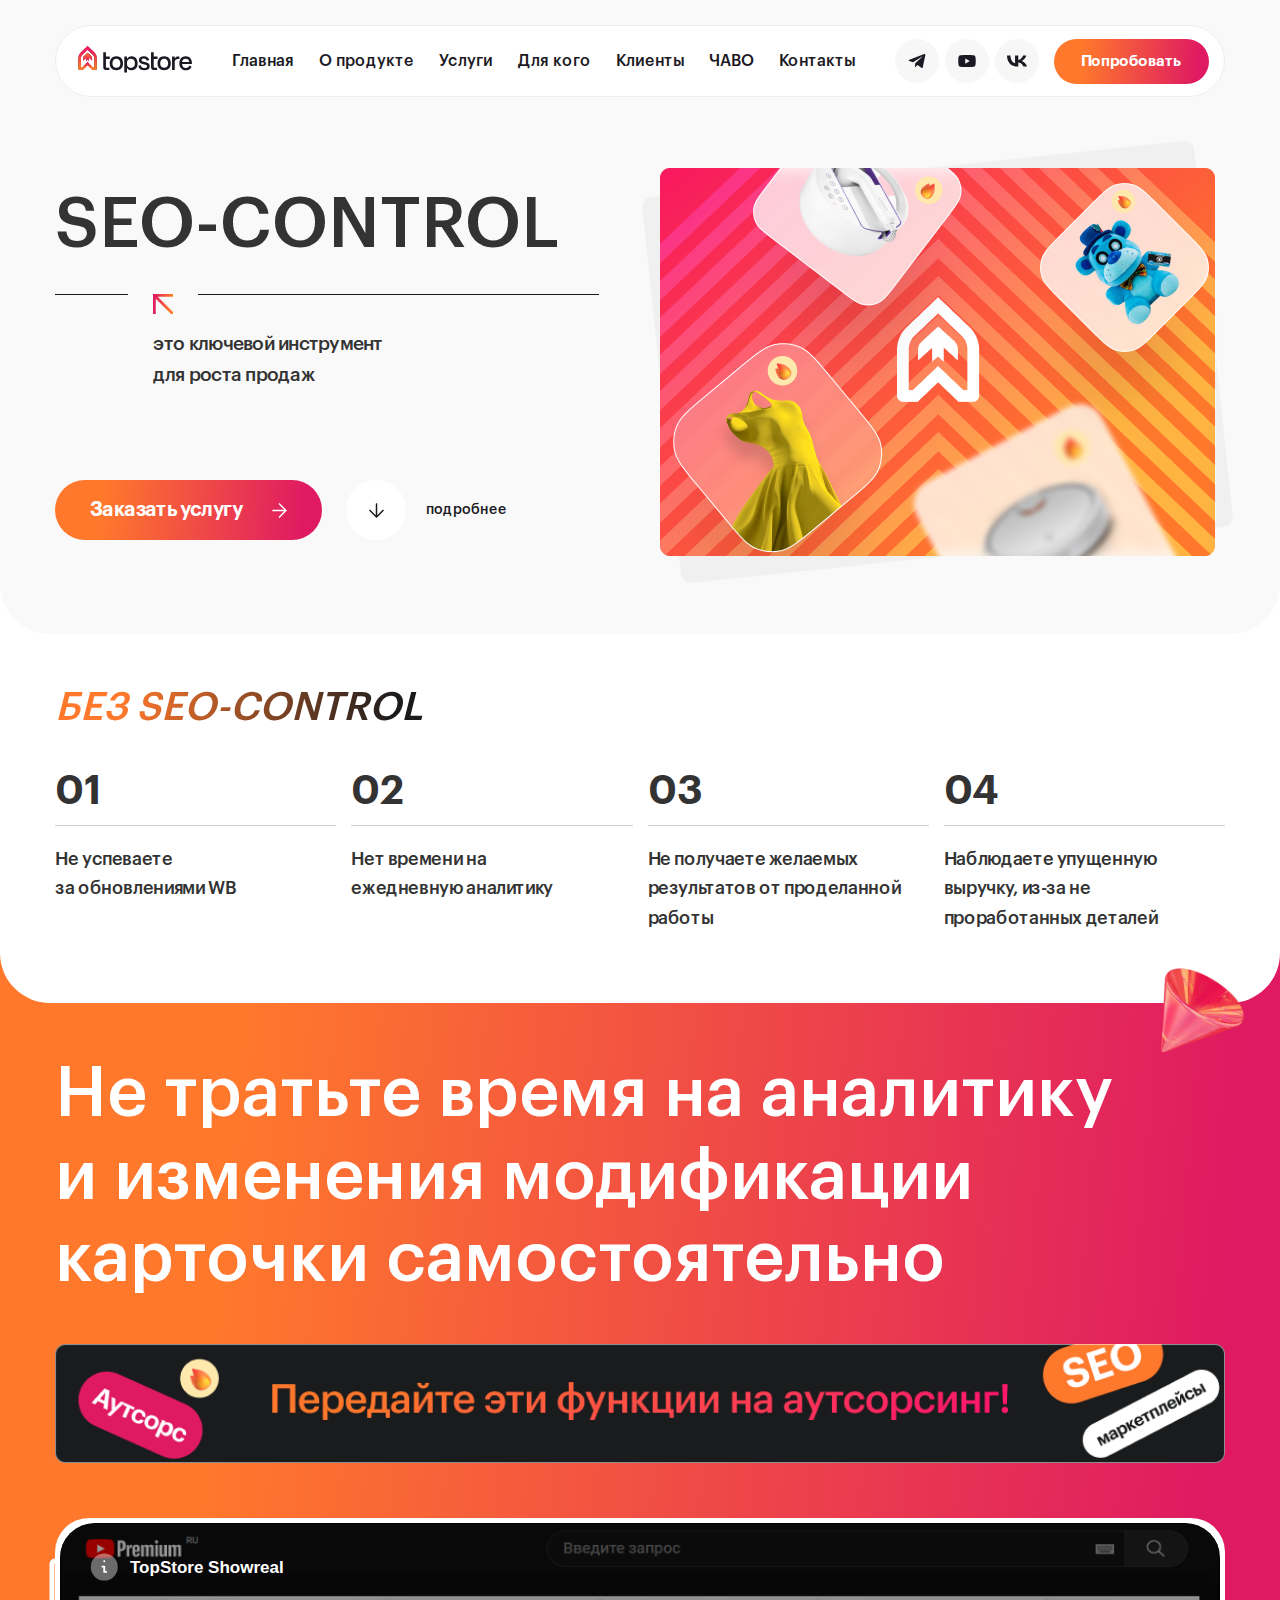
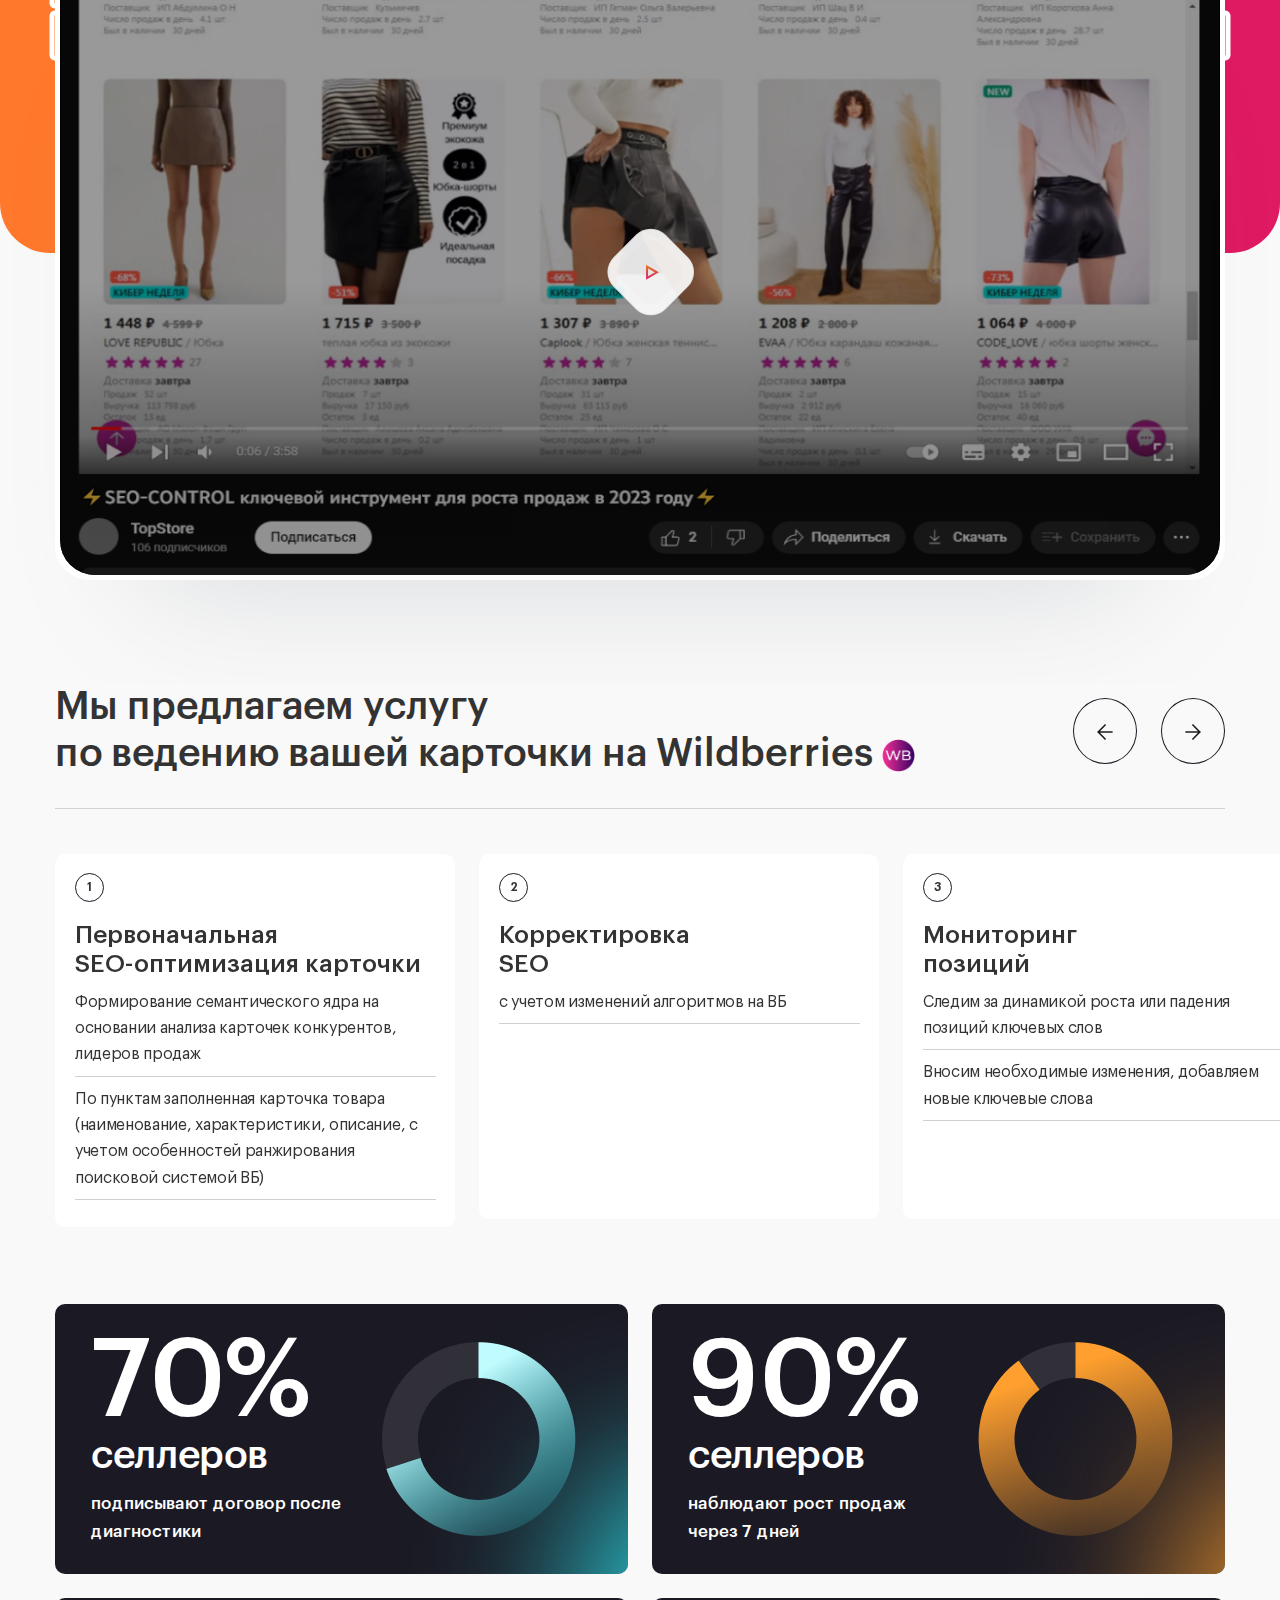
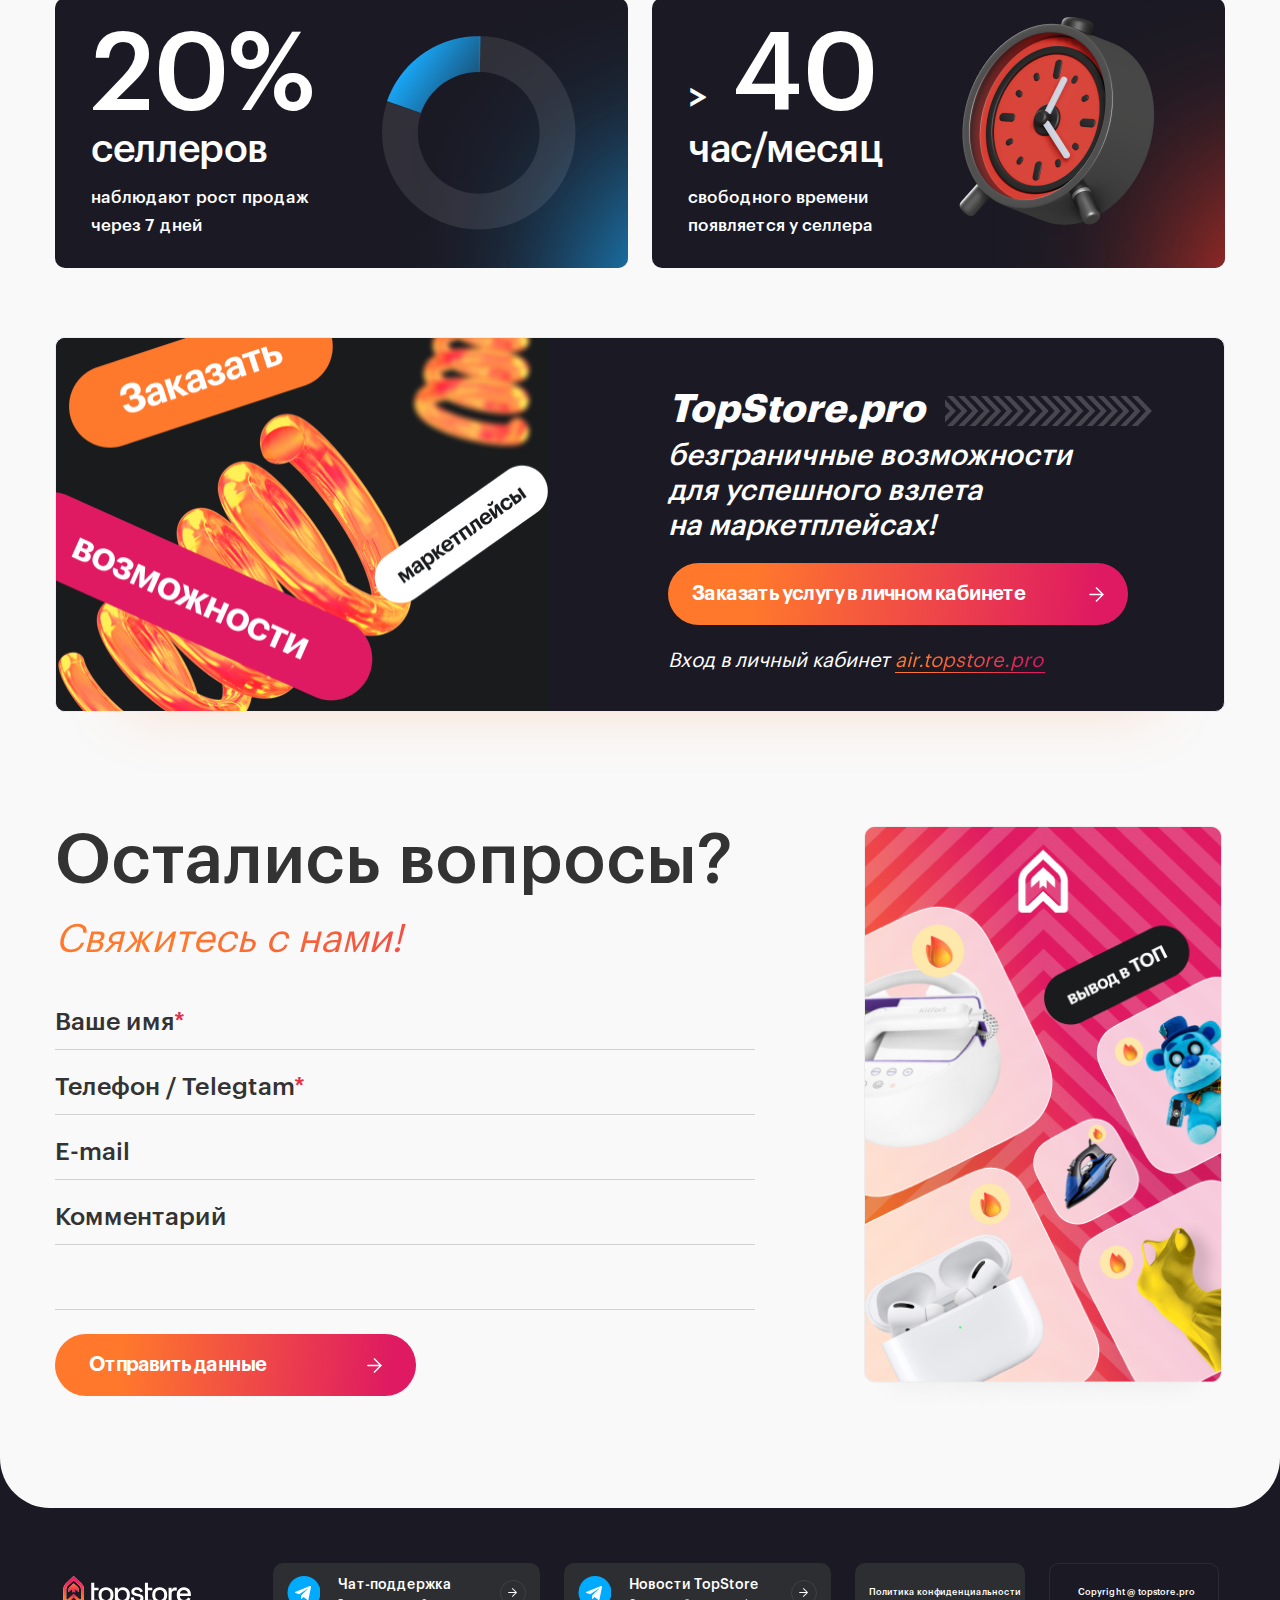
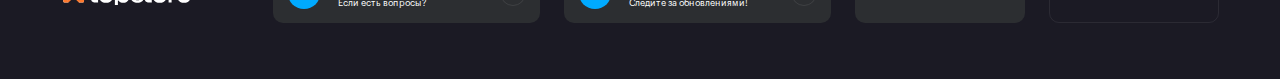
<file: seo-control.html>
<!DOCTYPE html>
<html lang="ru">

<head>

	<meta charset="utf-8">

	<title>Выведите ваши товары в ТОП WILDBERRIES!</title>
	<meta name="description" content="">

	<meta http-equiv="X-UA-Compatible" content="IE=edge">
	<meta name="viewport" content="width=device-width, initial-scale=1, maximum-scale=1">

	<meta property="og:image" content="path/to/image.jpg">
	<link rel="shortcut icon" href="img/favicon/favicon.ico" type="image/x-icon">
	<link rel="apple-touch-icon" href="img/favicon/apple-touch-icon.png">
	<link rel="apple-touch-icon" sizes="72x72" href="img/favicon/apple-touch-icon-72x72.png">
	<link rel="apple-touch-icon" sizes="114x114" href="img/favicon/apple-touch-icon-114x114.png">

	<!-- Chrome, Firefox OS and Opera -->
	<meta name="theme-color" content="#191B1D">
	<!-- Windows Phone -->
	<meta name="msapplication-navbutton-color" content="#191B1D">
	<!-- iOS Safari -->
	<meta name="apple-mobile-web-app-status-bar-style" content="#191B1D">

	<link rel="stylesheet" href="css/main.min.css">

</head>

<body class="seo-control">
	
	<header class="header">
		<div class="container">
			<div class="row">
				<div class="header--wrapper">
					<a href="index.html" class="logo">
						<img src="img/logo.svg" alt="">
					</a>
					<div class="right">
						<div class="background-menu"></div>
						<div class="right--menu">
							<nav class="menu" id="menu">
								<ul class="list">
									<li> <a href="index.html">Главная</a> </li>
									<li> <a href="#seo_about">О продукте</a> </li>
									<li> <a href="#service">Услуги</a> </li>
									<li> <a href="index.html#who">Для кого</a> </li>
									<li> <a href="index.html#clients">Клиенты</a> </li>
									<li> <a href="index.html#faq">ЧАВО</a> </li>
									<li> <a href="#contacts">Контакты</a> </li>
								</ul>
							</nav>
							<ul class="social">
								<li>
									<a href="#">
										<svg width="20" height="20" viewBox="0 0 20 20" fill="none" id="telegram">
											<path d="M17.2208 3.09735L2.44583 8.79485C1.4375 9.19985 1.44333 9.76235 2.26083 10.0132L6.05416 11.1965L14.8308 5.65902C15.2458 5.40652 15.625 5.54235 15.3133 5.81902L8.2025 12.2365H8.20083L8.2025 12.2374L7.94083 16.1474C8.32416 16.1474 8.49333 15.9715 8.70833 15.764L10.5508 13.9724L14.3833 16.8032C15.09 17.1924 15.5975 16.9924 15.7733 16.149L18.2892 4.29235C18.5467 3.25985 17.895 2.79235 17.2208 3.09735Z" fill="#1B1A24"/>
										</svg>
									</a>
								</li>
								<li>
									<a href="#">
										<svg width="20" height="20" viewBox="0 0 20 20" fill="none" id="youtube">
											<path fill-rule="evenodd" clip-rule="evenodd" d="M16.8475 4.24895C17.5975 4.4502 18.1875 5.04145 18.39 5.79145C18.75 7.1602 18.75 10.0002 18.75 10.0002C18.75 10.0002 18.75 12.8402 18.39 14.2089C18.2899 14.5783 18.0948 14.915 17.8242 15.1856C17.5536 15.4563 17.2169 15.6513 16.8475 15.7514C15.4775 16.1127 10 16.1127 10 16.1127C10 16.1127 4.5225 16.1127 3.1525 15.7514C2.78313 15.6513 2.44641 15.4563 2.1758 15.1856C1.90519 14.915 1.71013 14.5783 1.61 14.2089C1.25 12.8539 1.25 10.0002 1.25 10.0002C1.25 10.0002 1.25 7.1602 1.61 5.79145C1.8125 5.04145 2.40375 4.4502 3.1525 4.24895C4.5225 3.8877 10 3.8877 10 3.8877C10 3.8877 15.4775 3.8877 16.8475 4.24895ZM12.7975 10.0139L8.24125 12.6389V7.3752L12.7963 10.0127L12.7975 10.0139Z" fill="#1B1A24"/>
										</svg>
									</a>
								</li>
								<li>
									<a href="#">
										<svg width="20" height="20" viewBox="0 0 18 10" fill="none" id="vk">
											<path fill-rule="evenodd" clip-rule="evenodd" d="M0 0.00801047C0.143861 6.25302 3.65035 10 9.8002 10H10.1599V6.42908C12.4166 6.62928 14.1249 8.10249 14.8081 10H18C17.6727 8.92178 17.0922 7.91754 16.2972 7.05358C15.5022 6.18973 14.5105 5.48573 13.3876 4.98793C14.3938 4.44234 15.2629 3.71768 15.9405 2.85948C16.618 2.00127 17.0897 1.02784 17.3257 0H14.4305C13.8012 1.98559 11.9311 3.78697 10.1599 3.95511V0.00801047H7.2557V6.92555C5.45754 6.52515 3.19181 4.58765 3.0929 0.00801047H0Z" fill="black"/>
										</svg>
									</a>
								</li>
							</ul>
							<a href="http://air.topstore.pro/" class="button">Попробовать</a>
						</div>
					</div>
					<div class="burger">
						<div class="wrapper">
							<span class="top"></span>
							<span class="bottom"></span>
						</div>
					</div>
				</div>
			</div>
		</div>
	</header>

	<section class="s--header" id="main">
		<div class="container">
			<div class="row">
				<div class="s--header__wrapper">
					<div class="block">
						<h1 class="h1">
							SEO-CONTROL
						</h1>
						<div class="block--wrapper">
							<div class="info">
								<div class="lines">
									<div class="item">
										<div class="image">
											<img src="img/arrow_top.png" alt="">
										</div>
										<p>
											это ключевой инструмент для роста продаж
										</p>
									</div>
								</div>
							</div>
						</div>
						<div class="buttons">
							<a href="http://air.topstore.pro/" class="button"><span>Заказать услугу</span></a>
							<a href="#bottom" class="arrow--bottom">
								<span><img src="img/arrow.svg" alt="#"></span> подробнее
							</a>
						</div>
					</div>
					<div class="main--image">
						<img src="img/seo_main.png" alt="">
					</div>
				</div>
			</div>
		</div>
	</section>

	<section class="s--advantages" id="bottom">
		<div class="advantages">
			<div class="container">
				<div class="row">
					<h2 class="h2"><span>БЕЗ SEO-CONTROL</span></h2>
					<div class="advantages--list">
						<div class="item">
							<span class="title">01</span>
							<p class="info"><span>Не успеваете</span> за обновлениями WB</p>
						</div>
						<div class="item">
							<span class="title">02</span>
							<p class="info"><span>Нет времени на</span> ежедневную аналитику</p>
						</div>
						<div class="item">
							<span class="title">03</span>
							<p class="info"><span>Не получаете</span> желаемых результатов от проделанной работы</p>
						</div>
						<div class="item">
							<span class="title">04</span>
							<p class="info"><span>Наблюдаете</span> упущенную выручку, из-за не проработанных деталей</p>
						</div>
					</div>
				</div>
			</div>
		</div>
		<section class="video" id="seo_about">
			<div class="container">
				<div class="row">
					<h2 class="h2">Не тратьте время на аналитику и изменения модификации карточки самостоятельно</h2>
					<div class="banner">
						<img class="desktop" src="img/seo_banner.png" alt="#">
						<img class="mobile" src="img/seo-adv-mobile.png" alt="#">
					</div>
					<div class="video--wrapper">
							<div class="icon icon-1"><img src="img/button.png" alt=""></div>
							<div class="icon icon-2"><img src="img/button.png" alt=""></div>
							<div class="icon icon-3"><img src="img/button.png" alt=""></div>
							<div class="lazyYT" data-youtube-id="IQG68G6a-Is">TopStore Showreal</div>
					</div>
				</div>
			</div>
		</section>
	</section>

	<section class="s--partners partners" id="service">
		<div class="container">
			<div class="row">
				<div class="title">
					<h2 class="h2"><span>Мы предлагаем услугу</span> по ведению вашей карточки на Wildberries <img src="img/wb.png" alt="#"></h2>
					<div class="partners--arrows arrows"></div>
				</div>
				<div class="service--carousel">
					<div class="item">
						<div class="item--title">
							<div class="icon">1</div>
							<div class="fio">
								<h3 class="h3"><span>Первоначальная</span> SEO-оптимизация карточки</h3>
							</div>
						</div>
						<div class="text">
							<p>Формирование семантического ядра на основании анализа карточек конкурентов, лидеров продаж</p>
							<p>По пунктам заполненная карточка товара (наименование, характеристики, описание, с учетом особенностей ранжирования поисковой системой ВБ)</p>
						</div>
					</div>
					<div class="item">
						<div class="item--title">
							<div class="icon">2</div>
							<div class="fio">
								<h3 class="h3"><span>Корректировка</span> SEO</h3>
							</div>
						</div>
						<div class="text">
							<p>с учетом изменений алгоритмов на ВБ</p>
						</div>
					</div>
					<div class="item">
						<div class="item--title">
							<div class="icon">3</div>
							<div class="fio">
								<h3 class="h3"><span>Мониторинг</span> позиций</h3>
							</div>
						</div>
						<div class="text">
							<p>Следим за динамикой роста или падения позиций ключевых слов</p>
							<p>Вносим необходимые изменения, добавляем новые ключевые слова</p>
						</div>
					</div>
					<div class="item">
						<div class="item--title">
							<div class="icon">4</div>
							<div class="fio">
								<h3 class="h3"><span>Стратегия</span> по выкупам</h3>
							</div>
						</div>
						<div class="text">
							<p>Рассчитываем оптимальный план по выкупам для попадания в ТОП</p>
							<p>Изменение стратегии 1 раз в неделю с учетом мониторинга позиций</p>
						</div>
					</div>
					<div class="item">
						<div class="item--title">
							<div class="icon">5</div>
							<div class="fio">
								<h3 class="h3"><span>Анализ поставки</span> товара на склад</h3>
							</div>
						</div>
						<div class="text">
							<p>Рекомендации по количеству и срокам поставки товаров на склад ВБ</p>
						</div>
					</div>
				</div>
			</div>
		</div>
	</section>

	<section class="advantages--banners">
		<div class="container">
			<div class="row">
				<div class="list">
					<div class="item">
						<div class="title">
							<h4 class="h4">
								<span class="percent">70%</span>
								<span> селлеров</span>
							</h4>
							<p>подписывают договор после диагностики</p>
						</div>
						<div class="image">
							<img src="img/adv-banner1.png" alt="#">
						</div>
					</div>
					<div class="item">
						<div class="title">
							<h4 class="h4">
								<span class="percent">90%</span>
								<span> селлеров</span>
							</h4>
							<p>наблюдают рост продаж через 7 дней</p>
						</div>
						<div class="image">
							<img src="img/adv-banner2.png" alt="#">
						</div>
					</div>
					<div class="item">
						<div class="title">
							<h4 class="h4">
								<span class="percent">20%</span>
								<span> селлеров</span>
							</h4>
							<p>наблюдают рост продаж через 7 дней</p>
						</div>
						<div class="image">
							<img src="img/adv-banner3.png" alt="#">
						</div>
					</div>
					<div class="item">
						<div class="title">
							<h4 class="h4">
								<span class="percent"><span>></span> 40</span>
								<span>час/месяц</span>
							</h4>
							<p>свободного времени появляется у селлера</p>
						</div>
						<div class="image">
							<img src="img/adv-banner4.png" alt="#">
						</div>
					</div>
				</div>
			</div>
		</div>
	</section>

	<section class="s--faq faq">
		<div class="container">
			<div class="row">
				<div class="faq--banner">
					<div class="image">
						<img src="img/seo-banner.png" alt="#">
						<img src="img/seo_mobile-banner.png" class="mobile" alt="#">
					</div>
					<div class="faq--text">
						<h3 class="h3">
							<span>TopStore.pro <img src="img/arrows-more.png" alt="#"> </span>
							<span>безграничные возможности для успешного взлета<br> на маркетплейсах!</span>
						</h3>
						<a href="http://air.topstore.pro/" class="button">Заказать услугу в личном кабинете</a>
						<div class="info">Вход в личный кабинет <a href="https://air.topstore.pro">air.topstore.pro</a></div>
					</div>
				</div>
			</div>
		</div>
	</section>

	<section class="s-form form" id="contacts">
		<div class="container">
			<div class="row">
				<div class="form--wrapper">
					<div class="form--list">
						<h2 class="h2">Остались вопросы?</h2>
						<h3 class="h3">Свяжитесь с нами!</h3>
						<form action="mail.php" class="form--send">
							<div class="success--message"><span>Спасибо за заявку!</span></div>
							
							<div class="input">
								<input id="name" type="text" name="fio" required>
								<label for="name">Ваше имя<span>*</span></label>
							</div>
							<div class="input">
								<input id="tel" type="text" name="tel" required>
								<label for="tel">Телефон / Telegtam<span>*</span></label>
							</div>
							<div class="input">
								<input id="email" type="email" name="email">
								<label for="email">E-mail</label>
							</div>
							<div class="input">
								<input id="mess" type="text" name="text">
								<input type="text" name="text1">
								<label for="mess">Комментарий</label>
							</div>
							<button class="button" type="submit">Отправить данные</button>
						</form>
					</div>
					<div class="form--image">
						<img src="img/last_block.png" alt="#">
					</div>
				</div>
			</div>
		</div>
	</section>

	<footer class="footer">
		<div class="container">
			<div class="row">
				<div class="footer--wrapper">
					<div class="wrapper">
						<div class="footer--info">
							<a href="index.html" class="logo"><img src="img/logo-white.svg" alt=""></a>
							<a href="//t.me/topstorepro_bot" class="chat">
								<svg class="svg-icons">
									<use href="icons.svg#footer-tg" id="hover"></use>
								</svg>
								<div class="text">
									<span>Чат-поддержка</span>
									<span>Если есть вопросы?</span>
								</div>
								<span class="link"><img src="img/arrow-button.svg" alt=""></span>
							</a>
							<a href="//t.me/topstorepro" class="chat">
								<svg class="svg-icons">
									<use href="icons.svg#footer-tg" id="hover"></use>
								</svg>
								<div class="text">
									<span>Новости TopStore</span>
									<span>Следите за обновлениями!</span>
								</div>
								<span class="link"><img src="img/arrow-button.svg" alt=""></span>
							</a>
						</div>
						<div class="footer--info right">
							<a href="#" class="chat politic">
								<span>Политика конфиденциальности</span>
							</a>
							<div class="chat copyright">
								<span>Copyright @ topstore.pro</span>
							</div>
						</div>
					</div>
				</div>
			</div>
		</div>
	</footer>

	<script src="js/scripts.min.js"></script>
	
</body>
</html>
</file>
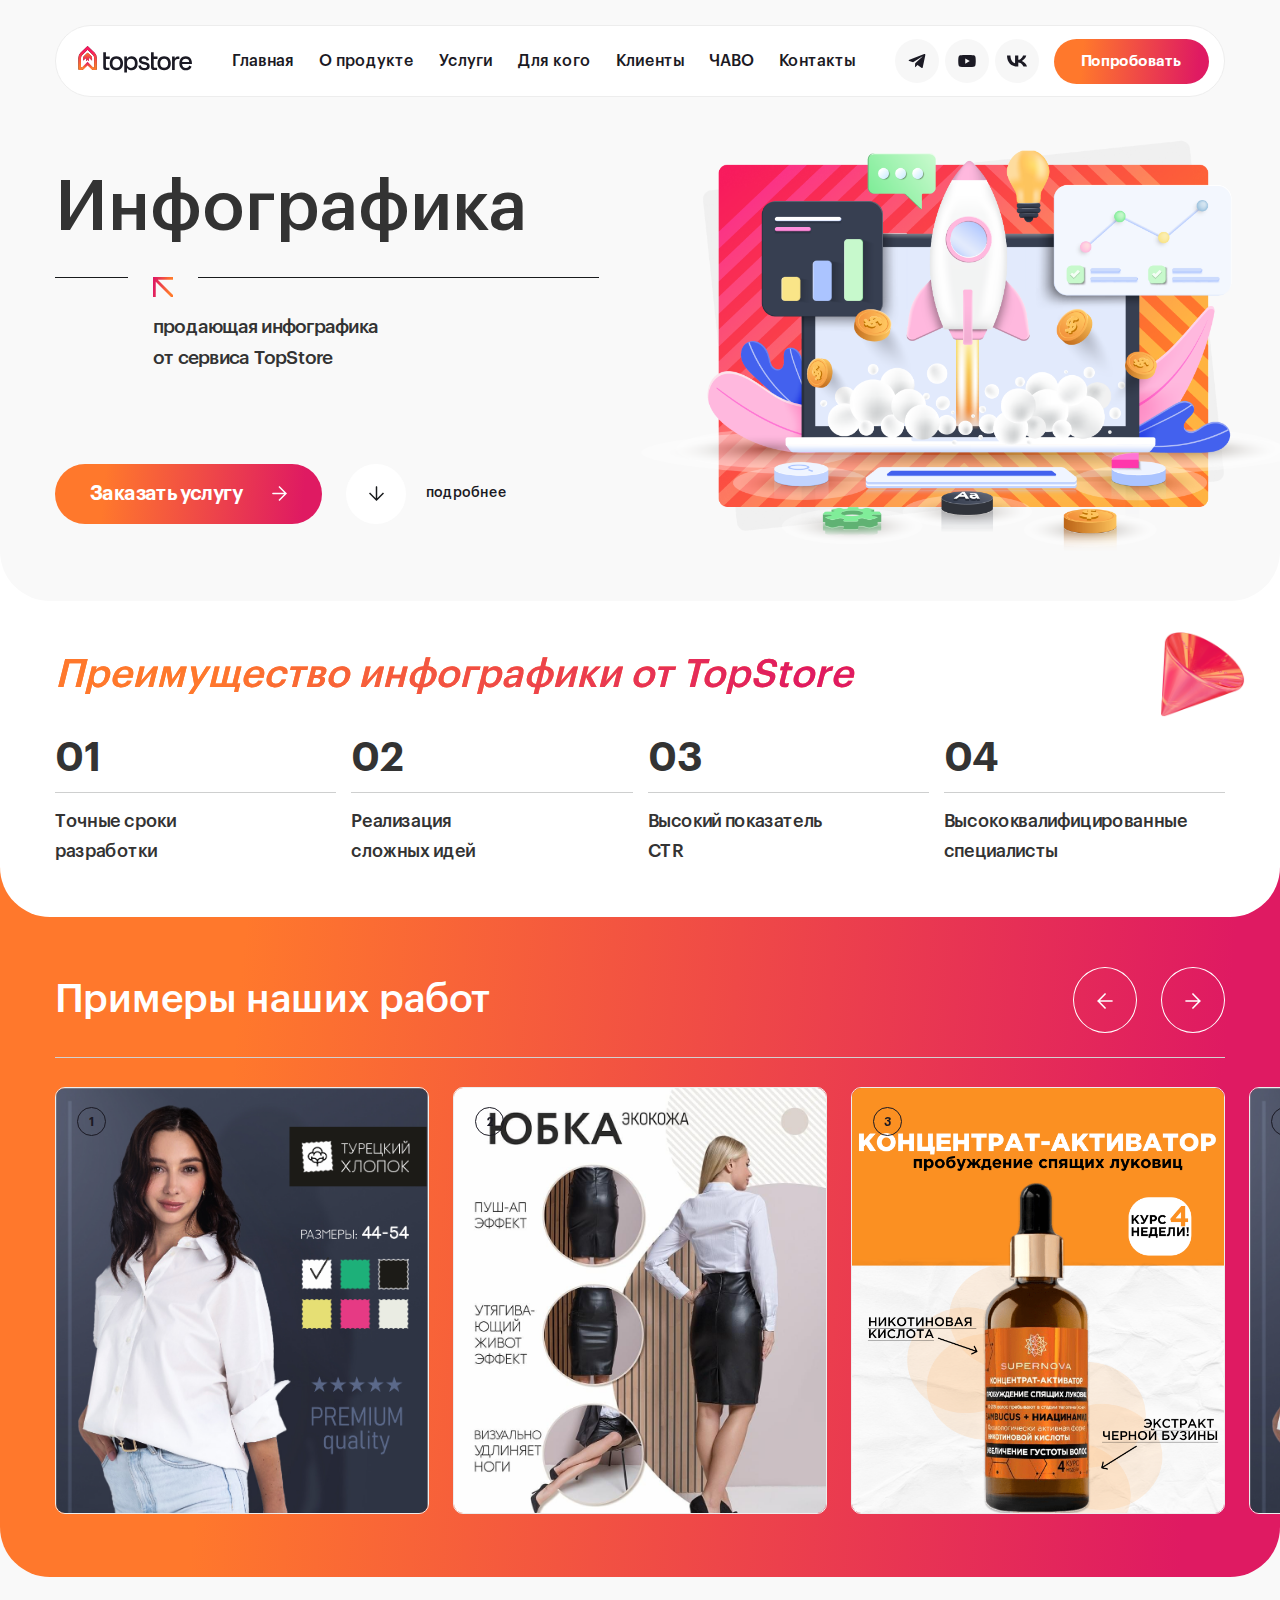
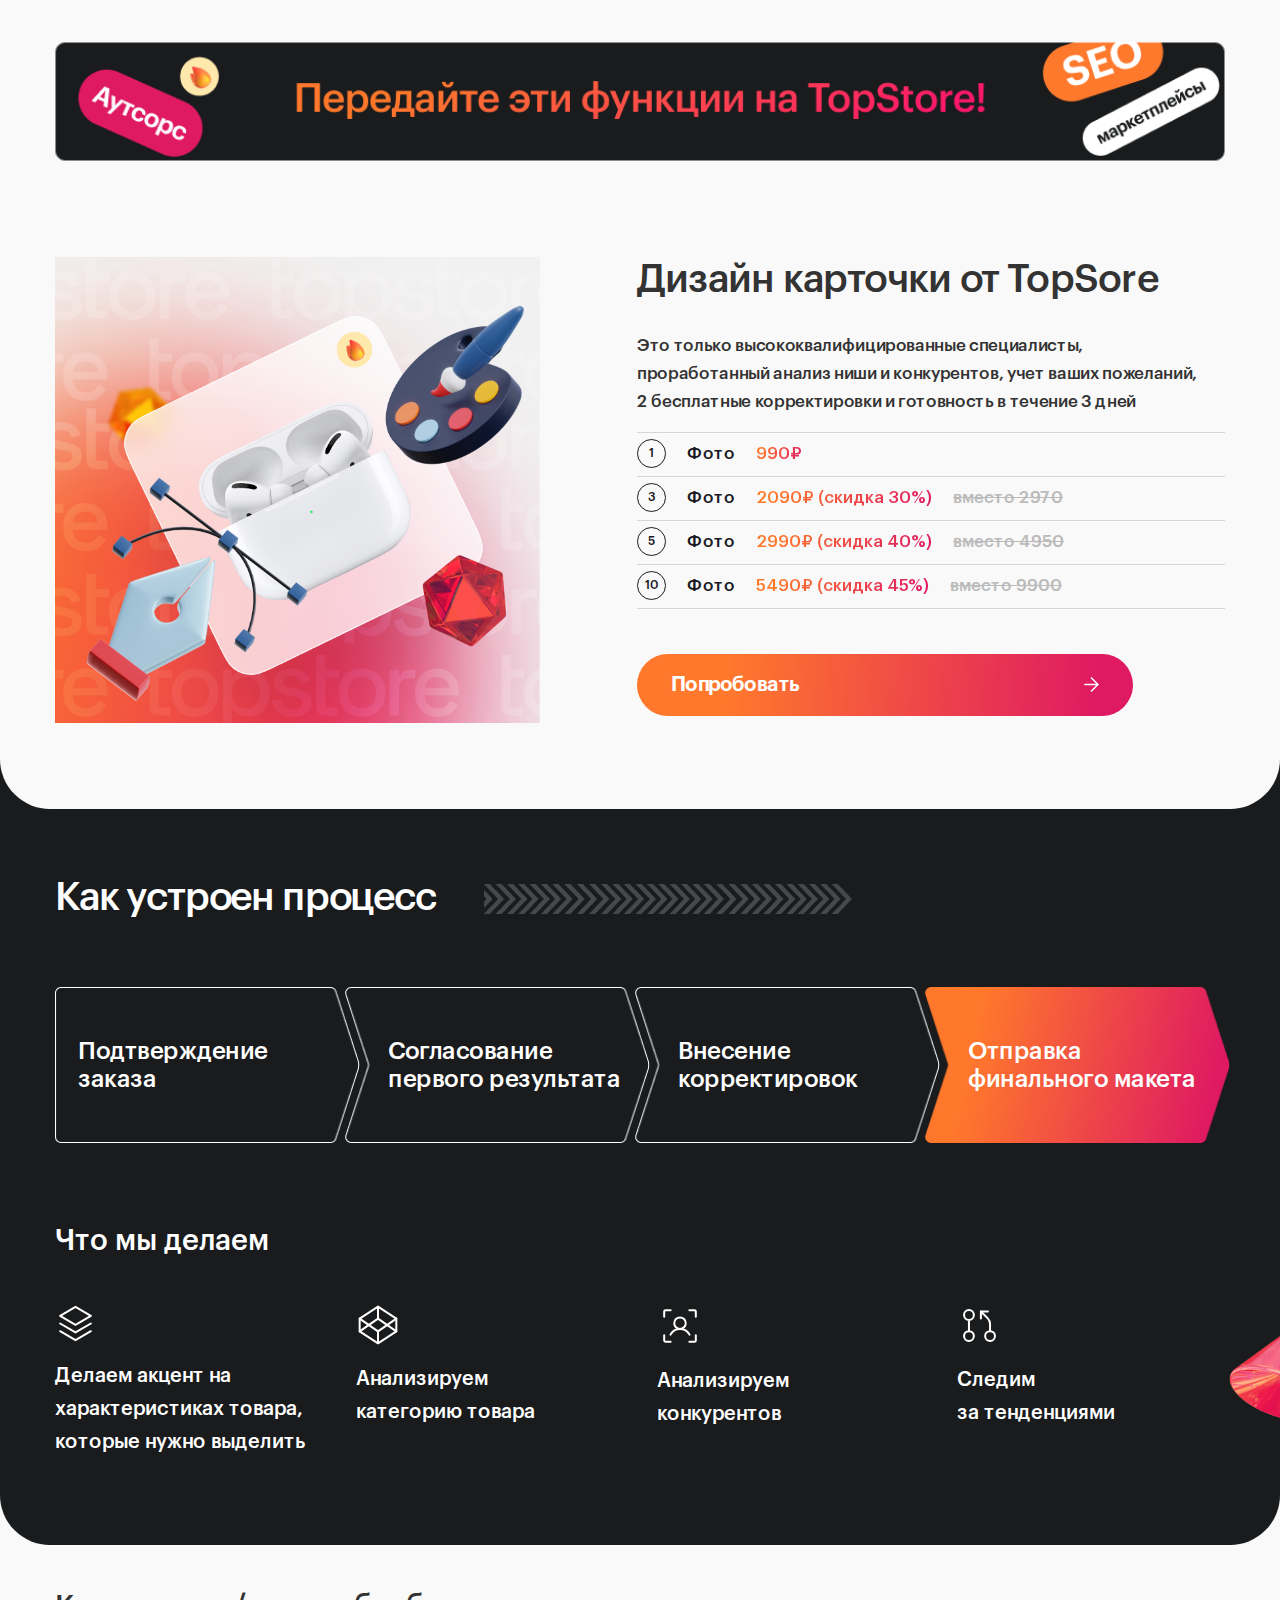
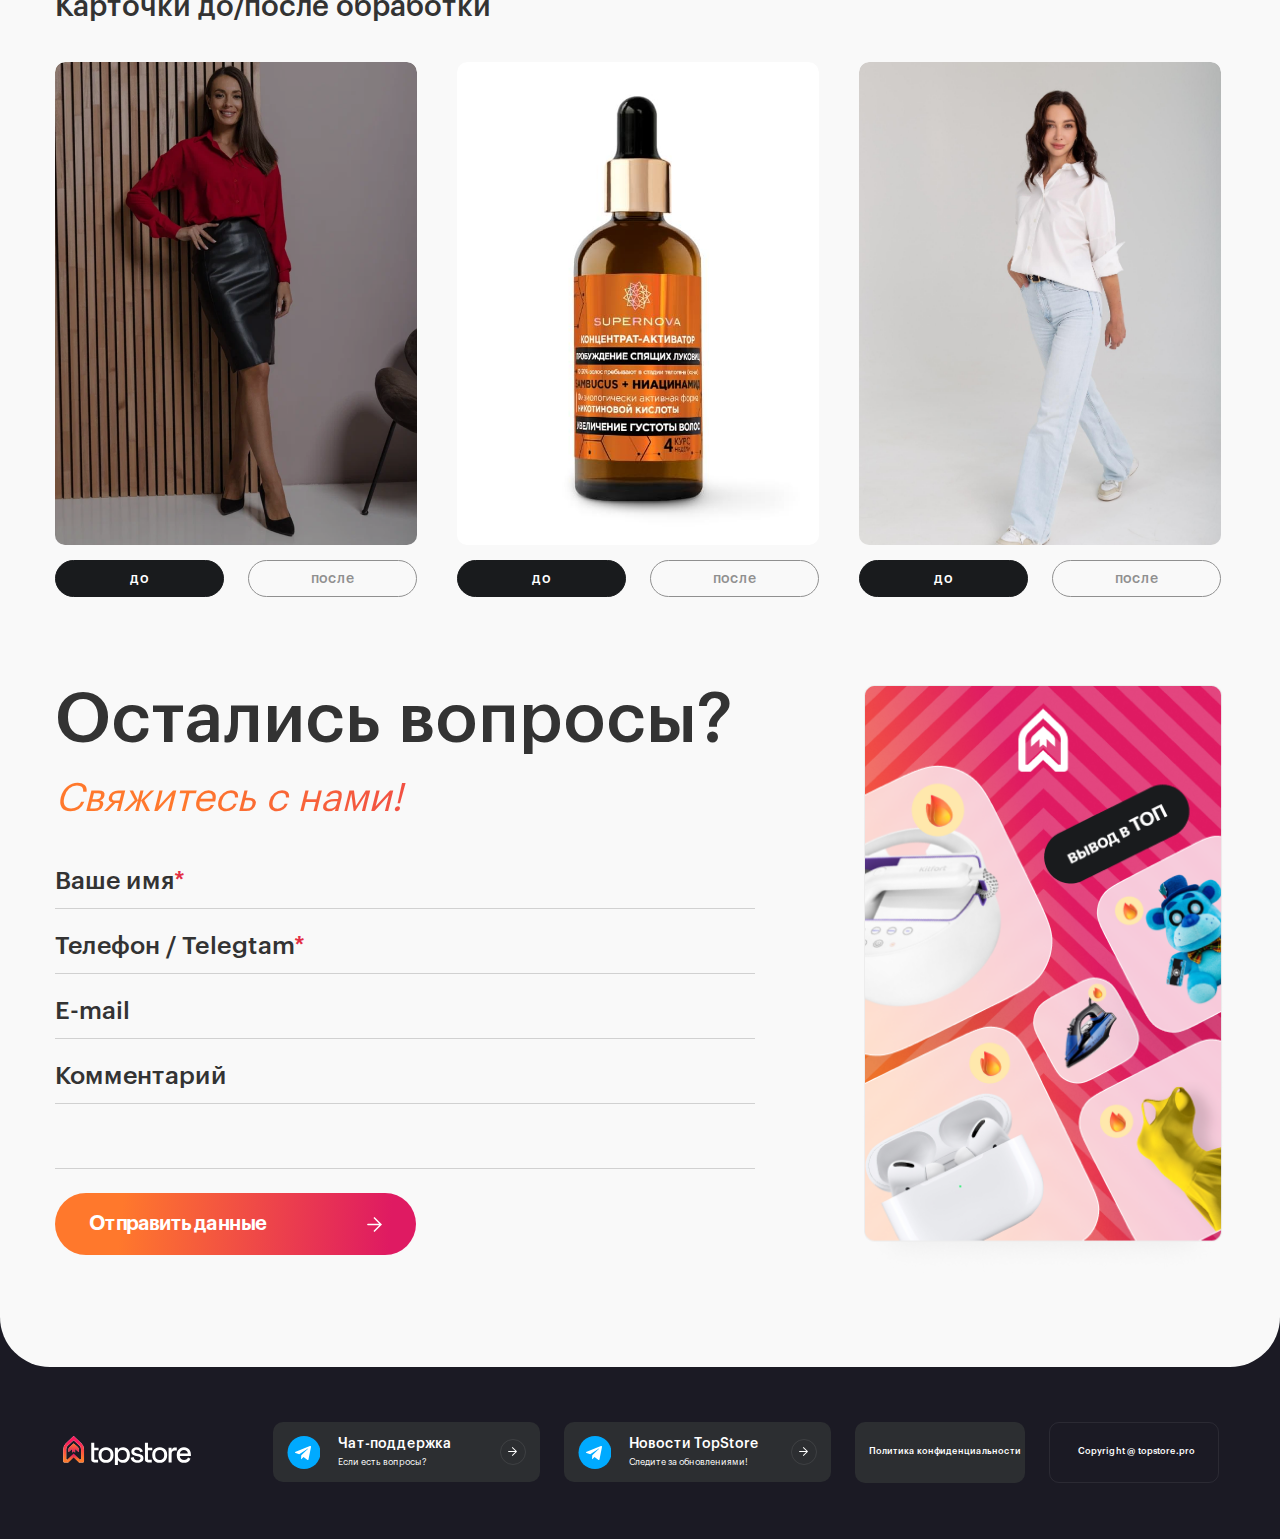
<file: seo-infografica.html>
<!DOCTYPE html>
<html lang="ru">

<head>

	<meta charset="utf-8">

	<title>Выведите ваши товары в ТОП WILDBERRIES!</title>
	<meta name="description" content="">

	<meta http-equiv="X-UA-Compatible" content="IE=edge">
	<meta name="viewport" content="width=device-width, initial-scale=1, maximum-scale=1">

	<meta property="og:image" content="path/to/image.jpg">
	<link rel="shortcut icon" href="img/favicon/favicon.ico" type="image/x-icon">
	<link rel="apple-touch-icon" href="img/favicon/apple-touch-icon.png">
	<link rel="apple-touch-icon" sizes="72x72" href="img/favicon/apple-touch-icon-72x72.png">
	<link rel="apple-touch-icon" sizes="114x114" href="img/favicon/apple-touch-icon-114x114.png">

	<!-- Chrome, Firefox OS and Opera -->
	<meta name="theme-color" content="#191B1D">
	<!-- Windows Phone -->
	<meta name="msapplication-navbutton-color" content="#191B1D">
	<!-- iOS Safari -->
	<meta name="apple-mobile-web-app-status-bar-style" content="#191B1D">

	<link rel="stylesheet" href="css/main.min.css">

</head>

<body class="seo-control seo-infografica">
	
	<header class="header">
		<div class="container">
			<div class="row">
				<div class="header--wrapper">
					<a href="index.html" class="logo">
						<img src="img/logo.svg" alt="">
					</a>
					<div class="right">
						<div class="background-menu"></div>
						<div class="right--menu">
							<nav class="menu" id="menu">
								<ul class="list">
									<li> <a href="index.html">Главная</a> </li>
									<li> <a href="#seo_about">О продукте</a> </li>
									<li> <a href="#service">Услуги</a> </li>
									<li> <a href="index.html#who">Для кого</a> </li>
									<li> <a href="index.html#clients">Клиенты</a> </li>
									<li> <a href="index.html#faq">ЧАВО</a> </li>
									<li> <a href="#contacts">Контакты</a> </li>
								</ul>
							</nav>
							<ul class="social">
								<li>
									<a href="#">
										<svg width="20" height="20" viewBox="0 0 20 20" fill="none" id="telegram">
											<path d="M17.2208 3.09735L2.44583 8.79485C1.4375 9.19985 1.44333 9.76235 2.26083 10.0132L6.05416 11.1965L14.8308 5.65902C15.2458 5.40652 15.625 5.54235 15.3133 5.81902L8.2025 12.2365H8.20083L8.2025 12.2374L7.94083 16.1474C8.32416 16.1474 8.49333 15.9715 8.70833 15.764L10.5508 13.9724L14.3833 16.8032C15.09 17.1924 15.5975 16.9924 15.7733 16.149L18.2892 4.29235C18.5467 3.25985 17.895 2.79235 17.2208 3.09735Z" fill="#1B1A24"/>
										</svg>
									</a>
								</li>
								<li>
									<a href="#">
										<svg width="20" height="20" viewBox="0 0 20 20" fill="none" id="youtube">
											<path fill-rule="evenodd" clip-rule="evenodd" d="M16.8475 4.24895C17.5975 4.4502 18.1875 5.04145 18.39 5.79145C18.75 7.1602 18.75 10.0002 18.75 10.0002C18.75 10.0002 18.75 12.8402 18.39 14.2089C18.2899 14.5783 18.0948 14.915 17.8242 15.1856C17.5536 15.4563 17.2169 15.6513 16.8475 15.7514C15.4775 16.1127 10 16.1127 10 16.1127C10 16.1127 4.5225 16.1127 3.1525 15.7514C2.78313 15.6513 2.44641 15.4563 2.1758 15.1856C1.90519 14.915 1.71013 14.5783 1.61 14.2089C1.25 12.8539 1.25 10.0002 1.25 10.0002C1.25 10.0002 1.25 7.1602 1.61 5.79145C1.8125 5.04145 2.40375 4.4502 3.1525 4.24895C4.5225 3.8877 10 3.8877 10 3.8877C10 3.8877 15.4775 3.8877 16.8475 4.24895ZM12.7975 10.0139L8.24125 12.6389V7.3752L12.7963 10.0127L12.7975 10.0139Z" fill="#1B1A24"/>
										</svg>
									</a>
								</li>
								<li>
									<a href="#">
										<svg width="20" height="20" viewBox="0 0 18 10" fill="none" id="vk">
											<path fill-rule="evenodd" clip-rule="evenodd" d="M0 0.00801047C0.143861 6.25302 3.65035 10 9.8002 10H10.1599V6.42908C12.4166 6.62928 14.1249 8.10249 14.8081 10H18C17.6727 8.92178 17.0922 7.91754 16.2972 7.05358C15.5022 6.18973 14.5105 5.48573 13.3876 4.98793C14.3938 4.44234 15.2629 3.71768 15.9405 2.85948C16.618 2.00127 17.0897 1.02784 17.3257 0H14.4305C13.8012 1.98559 11.9311 3.78697 10.1599 3.95511V0.00801047H7.2557V6.92555C5.45754 6.52515 3.19181 4.58765 3.0929 0.00801047H0Z" fill="black"/>
										</svg>
									</a>
								</li>
							</ul>
							<a href="http://air.topstore.pro/" class="button">Попробовать</a>
						</div>
					</div>
					<div class="burger">
						<div class="wrapper">
							<span class="top"></span>
							<span class="bottom"></span>
						</div>
					</div>
				</div>
			</div>
		</div>
	</header>

	<section class="s--header" id="main">
		<div class="container">
			<div class="row">
				<div class="s--header__wrapper">
					<div class="block">
						<h1 class="h1">
							Инфографика
						</h1>
						<div class="block--wrapper">
							<div class="info">
								<div class="lines">
									<div class="item">
										<div class="image">
											<img src="img/arrow_top.png" alt="">
										</div>
										<p>
											продающая инфографика от сервиса TopStore
										</p>
									</div>
								</div>
							</div>
						</div>
						<div class="buttons">
							<a href="http://air.topstore.pro/" class="button"><span>Заказать услугу</span></a>
							<a href="#bottom" class="arrow--bottom">
								<span><img src="img/arrow.svg" alt="#"></span> подробнее
							</a>
						</div>
					</div>
					<div class="main--image">
						<img src="img/main_bg_info.png" alt="">
					</div>
				</div>
			</div>
		</div>
	</section>

	<section class="s--advantages" id="bottom">
		<div class="advantages">
			<div class="container">
				<div class="row">
					<h2 class="h2"><span>Преимущество инфографики от TopStore</span></h2>
					<div class="advantages--list">
						<div class="item">
							<span class="title">01</span>
							<p class="info"><span>Точные сроки</span> разработки</p>
						</div>
						<div class="item">
							<span class="title">02</span>
							<p class="info"><span>Реализация</span> сложных идей</p>
						</div>
						<div class="item">
							<span class="title">03</span>
							<p class="info"><span>Высокий показатель</span> CTR</p>
						</div>
						<div class="item">
							<span class="title">04</span>
							<p class="info"><span>Высококвалифицированные</span> специалисты</p>
						</div>
					</div>
				</div>
			</div>
		</div>
		<section class="video" id="seo_about">
			<div class="container">
				<div class="row">
					<div class="title">
						<h2 class="h2">Примеры наших работ</h2>
						<div class="works--arrows arrows"></div>
					</div>
					<div class="works--carousel">
						<div class="item">
							<div class="image"><img src="img/seo-work1.png" alt="#"></div>
						</div>
						<div class="item">
							<div class="image"><img src="img/seo-work2.jpg" alt="#"></div>
						</div>
						<div class="item">
							<div class="image"><img src="img/seo-work3.png" alt="#"></div>
						</div>
						<div class="item">
							<div class="image"><img src="img/seo-work1.png" alt="#"></div>
						</div>
						<div class="item">
							<div class="image"><img src="img/seo-work2.jpg" alt="#"></div>
						</div>
					</div>
				</div>
			</div>
		</section>
	</section>

	<section class="s--cards cards" id="service">
		<div class="container">
			<div class="row">
				<div class="banner">
					<img src="img/info_banner.png" alt="#" class="desktop">
					<img src="img/info_banner-mob.png" alt="#" class="mobile">
				</div>
				<div class="cards--info">
					<div class="image">
						<img src="img/card.png" alt="#">
					</div>
					<div class="info">
						<h3 class="h3">Дизайн карточки от TopSore</h3>
						<p class="text">
							Это только высококвалифицированные специалисты,<br> проработанный анализ ниши и конкурентов, учет ваших
							пожеланий,<br> 2 бесплатные корректировки и готовность в течение 3 дней
						</p>
						<ul class="list">
							<li><span class="icon">1</span><span>Фото</span> <span class="price">990₽</span></li>
							<li><span class="icon">3</span><span>Фото</span> <span class="price">2090₽ (скидка 30%)</span> <span class="price--old">вместо 2970</span></li>
							<li><span class="icon">5</span><span>Фото</span> <span class="price">2990₽ (скидка 40%)</span> <span class="price--old">вместо 4950</span></li>
							<li><span class="icon">10</span><span>Фото</span> <span class="price">5490₽ (скидка 45%)</span> <span class="price--old">вместо 9900</span></li>
						</ul>
						<a href="//air.topstore.pro/" class="button"><span>Попробовать</span></a>
					</div>
				</div>
			</div>
		</div>
	</section>

	<section class="s--proccess proccess">
		<div class="container">
			<div class="row">
				<h2 class="h2"><span>Как устроен процесс</span> <img src="img/info-proccess.png" alt="#" class="desktop"><img src="img/arrows.png" alt="#" class="mobile"></h2>
				<div class="proccess--info">
					<div class="block" style="background-image: url(img/proccess-block.png);">
						<div class="block--wrapper">
							<span>Подтверждение заказа</span>
						</div>
					</div>
					<div class="block" style="background-image: url(img/proccess-block-next.png);">
						<div class="block--wrapper">
							<span>Согласование первого результата</span>
						</div>
					</div>
					<div class="block" style="background-image: url(img/proccess-block-next.png);">
						<div class="block--wrapper">
							<span>Внесение корректировок</span>
						</div>
					</div>
					<div class="block" style="background-image: url(img/proccess-block-last.png);">
						<div class="block--wrapper">
							<span>Отправка финального макета</span>
						</div>
					</div>
				</div>
				<div class="proccess--whatwedo">
					<h4 class="h4">Что мы делаем</h4>
					<div class="list">
						<div class="item">
							<div class="image"><img src="img/seo-icon1.svg" alt="#"></div>
							<div class="text">Делаем акцент на характеристиках товара, которые нужно выделить</div>
						</div>
						<div class="item">
							<div class="image"><img src="img/seo-icon2.svg" alt="#"></div>
							<div class="text"><span>Анализируем</span> категорию товара</div>
						</div>
						<div class="item">
							<div class="image"><img src="img/seo-icon3.svg" alt="#"></div>
							<div class="text"><span>Анализируем</span> конкурентов</div>
						</div>
						<div class="item">
							<div class="image"><img src="img/seo-icon4.svg" alt="#"></div>
							<div class="text"><span>Следим</span> за тенденциями</div>
						</div>
					</div>
				</div>
			</div>
		</div>
	</section>

	<section class="s--before before">
		<div class="container">
			<div class="row">
				<h2 class="h2">Карточки до/после обработки</h2>
				<div class="before--wrapper">
					<div class="item">
						<div class="image image--carousel-1">
							<img class="img img-1" src="img/seo-before1-1.png" alt="#">
							<img class="img img-2" src="img/seo-before1-2.jpg" alt="#">
						</div>
					</div>
					<div class="item">
						<div class="image image--carousel-2">
							<img class="img img-1" src="img/seo-before2-2.jpeg" alt="#">
							<img class="img img-2" src="img/seo-before2-1.png" alt="#">
						</div>
					</div>
					<div class="item">
						<div class="image image--carousel-3">
							<img class="img img-2" src="img/seo-before3-2.jpg" alt="#">
							<img class="img img-1" src="img/seo-before3-1.png" alt="#">
						</div>
					</div>
				</div>
			</div>
		</div>
	</section>

	<section class="s-form form" id="contacts">
		<div class="container">
			<div class="row">
				<div class="form--wrapper">
					<div class="form--list">
						<h2 class="h2">Остались вопросы?</h2>
						<h3 class="h3">Свяжитесь с нами!</h3>
						<form action="mail.php" class="form--send">
							<div class="success--message"><span>Спасибо за заявку!</span></div>
							
							<div class="input">
								<input id="name" type="text" name="fio" required>
								<label for="name">Ваше имя<span>*</span></label>
							</div>
							<div class="input">
								<input id="tel" type="text" name="tel" required>
								<label for="tel">Телефон / Telegtam<span>*</span></label>
							</div>
							<div class="input">
								<input id="email" type="email" name="email">
								<label for="email">E-mail</label>
							</div>
							<div class="input">
								<input id="mess" type="text" name="text">
								<input type="text" name="text1">
								<label for="mess">Комментарий</label>
							</div>
							<button class="button" type="submit">Отправить данные</button>
						</form>
					</div>
					<div class="form--image">
						<img src="img/last_block.png" alt="#">
					</div>
				</div>
			</div>
		</div>
	</section>

	<footer class="footer">
		<div class="container">
			<div class="row">
				<div class="footer--wrapper">
					<div class="wrapper">
						<div class="footer--info">
							<a href="index.html" class="logo"><img src="img/logo-white.svg" alt=""></a>
							<a href="//t.me/topstorepro_bot" class="chat">
								<svg class="svg-icons">
									<use href="icons.svg#footer-tg" id="hover"></use>
								</svg>
								<div class="text">
									<span>Чат-поддержка</span>
									<span>Если есть вопросы?</span>
								</div>
								<span class="link"><img src="img/arrow-button.svg" alt=""></span>
							</a>
							<a href="//t.me/topstorepro" class="chat">
								<svg class="svg-icons">
									<use href="icons.svg#footer-tg" id="hover"></use>
								</svg>
								<div class="text">
									<span>Новости TopStore</span>
									<span>Следите за обновлениями!</span>
								</div>
								<span class="link"><img src="img/arrow-button.svg" alt=""></span>
							</a>
						</div>
						<div class="footer--info right">
							<a href="#" class="chat politic">
								<span>Политика конфиденциальности</span>
							</a>
							<div class="chat copyright">
								<span>Copyright @ topstore.pro</span>
							</div>
						</div>
					</div>
				</div>
			</div>
		</div>
	</footer>

	<script src="js/scripts.min.js"></script>
	
</body>
</html>
</file>
<file: css/main.min.css>
@charset "UTF-8";@font-face{font-family:graphlink;font-style:normal;font-weight:100;src:url(../fonts/GraphikLCG-Thin.eot);src:url(../fonts/GraphikLCG-Thin.eot?#iefix) format("embedded-opentype"),url(../fonts/GraphikLCG-Thin.woff) format("woff"),url(../fonts/GraphikLCG-Thin.ttf) format("truetype")}@font-face{font-family:graphlink;font-style:normal;font-weight:300;src:url(../fonts/GraphikLCG-Light.eot);src:url(../fonts/GraphikLCG-Light.eot?#iefix) format("embedded-opentype"),url(../fonts/GraphikLCG-Light.woff) format("woff"),url(../fonts/GraphikLCG-Light.ttf) format("truetype")}@font-face{font-family:graphlink;font-style:normal;font-weight:400;src:url(../fonts/GraphikLCG-Regular.eot);src:url(../fonts/GraphikLCG-Regular.eot?#iefix) format("embedded-opentype"),url(../fonts/GraphikLCG-Regular.woff) format("woff"),url(../fonts/GraphikLCG-Regular.ttf) format("truetype")}@font-face{font-family:graphlink;font-style:normal;font-weight:500;src:url(../fonts/GraphikLCG-Medium.eot);src:url(../fonts/GraphikLCG-Medium.eot?#iefix) format("embedded-opentype"),url(../fonts/GraphikLCG-Medium.woff) format("woff"),url(../fonts/GraphikLCG-Medium.ttf) format("truetype")}@font-face{font-family:graphlink;font-style:normal;font-weight:600;src:url(../fonts/GraphikLCG-Semibold.eot);src:url(../fonts/GraphikLCG-Semibold.eot?#iefix) format("embedded-opentype"),url(../fonts/GraphikLCG-Semibold.woff) format("woff"),url(../fonts/GraphikLCG-Semibold.ttf) format("truetype")}@font-face{font-family:graphlink;font-style:normal;font-weight:700;src:url(../fonts/GraphikLCG-Bold.eot);src:url(../fonts/GraphikLCG-Bold.eot?#iefix) format("embedded-opentype"),url(../fonts/GraphikLCG-Bold.woff) format("woff"),url(../fonts/GraphikLCG-Bold.ttf) format("truetype")}html{-ms-text-size-adjust:100%;-webkit-text-size-adjust:100%;font-family:sans-serif}body{margin:0}article,aside,details,figcaption,figure,footer,header,hgroup,main,menu,nav,section,summary{display:block}audio,canvas,progress,video{display:inline-block;vertical-align:baseline}audio:not([controls]){display:none;height:0}[hidden],template{display:none}a{background-color:transparent}a:active,a:hover{outline:0}abbr[title]{border-bottom:1px dotted}b,strong{font-weight:700}dfn{font-style:italic}h1{font-size:2em;margin:.67em 0}mark{background:#ff0;color:#000}small{font-size:80%}sub,sup{font-size:75%;line-height:0;position:relative;vertical-align:baseline}sup{top:-.5em}sub{bottom:-.25em}img{border:0}svg:not(:root){overflow:hidden}figure{margin:1em 40px}hr{-webkit-box-sizing:content-box;box-sizing:content-box;height:0}pre{overflow:auto}code,kbd,pre,samp{font-family:monospace,monospace;font-size:1em}button,input,optgroup,select,textarea{color:inherit;font:inherit;margin:0}button{overflow:visible}button,select{text-transform:none}button,html input[type=button],input[type=reset],input[type=submit]{-webkit-appearance:button;cursor:pointer}button[disabled],html input[disabled]{cursor:default}button::-moz-focus-inner,input::-moz-focus-inner{border:0;padding:0}input{line-height:normal}input[type=checkbox],input[type=radio]{-webkit-box-sizing:border-box;box-sizing:border-box;padding:0}input[type=number]::-webkit-inner-spin-button,input[type=number]::-webkit-outer-spin-button{height:auto}input[type=search]{-webkit-appearance:textfield;-webkit-box-sizing:content-box;box-sizing:content-box}input[type=search]::-webkit-search-cancel-button,input[type=search]::-webkit-search-decoration{-webkit-appearance:none}fieldset{border:1px solid silver;margin:0 2px;padding:.35em .625em .75em}legend{border:0;padding:0}textarea{overflow:auto}optgroup{font-weight:700}table{border-collapse:collapse;border-spacing:0}td,th{padding:0}html{-webkit-tap-highlight-color:rgba(0,0,0,0);font-size:10px}body{background-color:#fff;color:#333;font-family:Helvetica Neue,Helvetica,Arial,sans-serif;font-size:14px;line-height:1.42857143}button,input,select,textarea{font-family:inherit;font-size:inherit;line-height:inherit}a{color:#337ab7;text-decoration:none}a:focus,a:hover{color:#23527c;text-decoration:underline}a:focus{outline:5px auto -webkit-focus-ring-color;outline-offset:-2px}figure{margin:0}img{vertical-align:middle}.img-rounded{border-radius:6px}.img-thumbnail{background-color:#fff;border:1px solid #ddd;border-radius:4px;display:inline-block;height:auto;line-height:1.42857143;max-width:100%;padding:4px;-webkit-transition:all .2s ease-in-out;-o-transition:all .2s ease-in-out;transition:all .2s ease-in-out}.img-circle{border-radius:50%}hr{border:0;border-top:1px solid #eee;margin-bottom:20px;margin-top:20px}.sr-only{clip:rect(0,0,0,0);border:0;height:1px;margin:-1px;overflow:hidden;padding:0;position:absolute;width:1px}.sr-only-focusable:active,.sr-only-focusable:focus{clip:auto;height:auto;margin:0;overflow:visible;position:static;width:auto}[role=button]{cursor:pointer}.container{margin-left:auto;margin-right:auto;padding-left:15px;padding-right:15px}@media (min-width:768px){.container{width:750px}}@media (min-width:992px){.container{width:970px}}@media (min-width:1200px){.container{width:1170px}}.container-fluid{margin-left:auto;margin-right:auto;padding-left:15px;padding-right:15px}.row{margin-left:-15px;margin-right:-15px}.col-lg-1,.col-lg-10,.col-lg-11,.col-lg-12,.col-lg-2,.col-lg-3,.col-lg-4,.col-lg-5,.col-lg-6,.col-lg-7,.col-lg-8,.col-lg-9,.col-md-1,.col-md-10,.col-md-11,.col-md-12,.col-md-2,.col-md-3,.col-md-4,.col-md-5,.col-md-6,.col-md-7,.col-md-8,.col-md-9,.col-sm-1,.col-sm-10,.col-sm-11,.col-sm-12,.col-sm-2,.col-sm-3,.col-sm-4,.col-sm-5,.col-sm-6,.col-sm-7,.col-sm-8,.col-sm-9,.col-xs-1,.col-xs-10,.col-xs-11,.col-xs-12,.col-xs-2,.col-xs-3,.col-xs-4,.col-xs-5,.col-xs-6,.col-xs-7,.col-xs-8,.col-xs-9{min-height:1px;padding-left:15px;padding-right:15px;position:relative}.col-xs-1,.col-xs-10,.col-xs-11,.col-xs-12,.col-xs-2,.col-xs-3,.col-xs-4,.col-xs-5,.col-xs-6,.col-xs-7,.col-xs-8,.col-xs-9{float:left}.col-xs-12{width:100%}.col-xs-11{width:91.66666667%}.col-xs-10{width:83.33333333%}.col-xs-9{width:75%}.col-xs-8{width:66.66666667%}.col-xs-7{width:58.33333333%}.col-xs-6{width:50%}.col-xs-5{width:41.66666667%}.col-xs-4{width:33.33333333%}.col-xs-3{width:25%}.col-xs-2{width:16.66666667%}.col-xs-1{width:8.33333333%}.col-xs-pull-12{right:100%}.col-xs-pull-11{right:91.66666667%}.col-xs-pull-10{right:83.33333333%}.col-xs-pull-9{right:75%}.col-xs-pull-8{right:66.66666667%}.col-xs-pull-7{right:58.33333333%}.col-xs-pull-6{right:50%}.col-xs-pull-5{right:41.66666667%}.col-xs-pull-4{right:33.33333333%}.col-xs-pull-3{right:25%}.col-xs-pull-2{right:16.66666667%}.col-xs-pull-1{right:8.33333333%}.col-xs-pull-0{right:auto}.col-xs-push-12{left:100%}.col-xs-push-11{left:91.66666667%}.col-xs-push-10{left:83.33333333%}.col-xs-push-9{left:75%}.col-xs-push-8{left:66.66666667%}.col-xs-push-7{left:58.33333333%}.col-xs-push-6{left:50%}.col-xs-push-5{left:41.66666667%}.col-xs-push-4{left:33.33333333%}.col-xs-push-3{left:25%}.col-xs-push-2{left:16.66666667%}.col-xs-push-1{left:8.33333333%}.col-xs-push-0{left:auto}.col-xs-offset-12{margin-left:100%}.col-xs-offset-11{margin-left:91.66666667%}.col-xs-offset-10{margin-left:83.33333333%}.col-xs-offset-9{margin-left:75%}.col-xs-offset-8{margin-left:66.66666667%}.col-xs-offset-7{margin-left:58.33333333%}.col-xs-offset-6{margin-left:50%}.col-xs-offset-5{margin-left:41.66666667%}.col-xs-offset-4{margin-left:33.33333333%}.col-xs-offset-3{margin-left:25%}.col-xs-offset-2{margin-left:16.66666667%}.col-xs-offset-1{margin-left:8.33333333%}.col-xs-offset-0{margin-left:0}@media (min-width:768px){.col-sm-1,.col-sm-10,.col-sm-11,.col-sm-12,.col-sm-2,.col-sm-3,.col-sm-4,.col-sm-5,.col-sm-6,.col-sm-7,.col-sm-8,.col-sm-9{float:left}.col-sm-12{width:100%}.col-sm-11{width:91.66666667%}.col-sm-10{width:83.33333333%}.col-sm-9{width:75%}.col-sm-8{width:66.66666667%}.col-sm-7{width:58.33333333%}.col-sm-6{width:50%}.col-sm-5{width:41.66666667%}.col-sm-4{width:33.33333333%}.col-sm-3{width:25%}.col-sm-2{width:16.66666667%}.col-sm-1{width:8.33333333%}.col-sm-pull-12{right:100%}.col-sm-pull-11{right:91.66666667%}.col-sm-pull-10{right:83.33333333%}.col-sm-pull-9{right:75%}.col-sm-pull-8{right:66.66666667%}.col-sm-pull-7{right:58.33333333%}.col-sm-pull-6{right:50%}.col-sm-pull-5{right:41.66666667%}.col-sm-pull-4{right:33.33333333%}.col-sm-pull-3{right:25%}.col-sm-pull-2{right:16.66666667%}.col-sm-pull-1{right:8.33333333%}.col-sm-pull-0{right:auto}.col-sm-push-12{left:100%}.col-sm-push-11{left:91.66666667%}.col-sm-push-10{left:83.33333333%}.col-sm-push-9{left:75%}.col-sm-push-8{left:66.66666667%}.col-sm-push-7{left:58.33333333%}.col-sm-push-6{left:50%}.col-sm-push-5{left:41.66666667%}.col-sm-push-4{left:33.33333333%}.col-sm-push-3{left:25%}.col-sm-push-2{left:16.66666667%}.col-sm-push-1{left:8.33333333%}.col-sm-push-0{left:auto}.col-sm-offset-12{margin-left:100%}.col-sm-offset-11{margin-left:91.66666667%}.col-sm-offset-10{margin-left:83.33333333%}.col-sm-offset-9{margin-left:75%}.col-sm-offset-8{margin-left:66.66666667%}.col-sm-offset-7{margin-left:58.33333333%}.col-sm-offset-6{margin-left:50%}.col-sm-offset-5{margin-left:41.66666667%}.col-sm-offset-4{margin-left:33.33333333%}.col-sm-offset-3{margin-left:25%}.col-sm-offset-2{margin-left:16.66666667%}.col-sm-offset-1{margin-left:8.33333333%}.col-sm-offset-0{margin-left:0}}@media (min-width:992px){.col-md-1,.col-md-10,.col-md-11,.col-md-12,.col-md-2,.col-md-3,.col-md-4,.col-md-5,.col-md-6,.col-md-7,.col-md-8,.col-md-9{float:left}.col-md-12{width:100%}.col-md-11{width:91.66666667%}.col-md-10{width:83.33333333%}.col-md-9{width:75%}.col-md-8{width:66.66666667%}.col-md-7{width:58.33333333%}.col-md-6{width:50%}.col-md-5{width:41.66666667%}.col-md-4{width:33.33333333%}.col-md-3{width:25%}.col-md-2{width:16.66666667%}.col-md-1{width:8.33333333%}.col-md-pull-12{right:100%}.col-md-pull-11{right:91.66666667%}.col-md-pull-10{right:83.33333333%}.col-md-pull-9{right:75%}.col-md-pull-8{right:66.66666667%}.col-md-pull-7{right:58.33333333%}.col-md-pull-6{right:50%}.col-md-pull-5{right:41.66666667%}.col-md-pull-4{right:33.33333333%}.col-md-pull-3{right:25%}.col-md-pull-2{right:16.66666667%}.col-md-pull-1{right:8.33333333%}.col-md-pull-0{right:auto}.col-md-push-12{left:100%}.col-md-push-11{left:91.66666667%}.col-md-push-10{left:83.33333333%}.col-md-push-9{left:75%}.col-md-push-8{left:66.66666667%}.col-md-push-7{left:58.33333333%}.col-md-push-6{left:50%}.col-md-push-5{left:41.66666667%}.col-md-push-4{left:33.33333333%}.col-md-push-3{left:25%}.col-md-push-2{left:16.66666667%}.col-md-push-1{left:8.33333333%}.col-md-push-0{left:auto}.col-md-offset-12{margin-left:100%}.col-md-offset-11{margin-left:91.66666667%}.col-md-offset-10{margin-left:83.33333333%}.col-md-offset-9{margin-left:75%}.col-md-offset-8{margin-left:66.66666667%}.col-md-offset-7{margin-left:58.33333333%}.col-md-offset-6{margin-left:50%}.col-md-offset-5{margin-left:41.66666667%}.col-md-offset-4{margin-left:33.33333333%}.col-md-offset-3{margin-left:25%}.col-md-offset-2{margin-left:16.66666667%}.col-md-offset-1{margin-left:8.33333333%}.col-md-offset-0{margin-left:0}}@media (min-width:1200px){.col-lg-1,.col-lg-10,.col-lg-11,.col-lg-12,.col-lg-2,.col-lg-3,.col-lg-4,.col-lg-5,.col-lg-6,.col-lg-7,.col-lg-8,.col-lg-9{float:left}.col-lg-12{width:100%}.col-lg-11{width:91.66666667%}.col-lg-10{width:83.33333333%}.col-lg-9{width:75%}.col-lg-8{width:66.66666667%}.col-lg-7{width:58.33333333%}.col-lg-6{width:50%}.col-lg-5{width:41.66666667%}.col-lg-4{width:33.33333333%}.col-lg-3{width:25%}.col-lg-2{width:16.66666667%}.col-lg-1{width:8.33333333%}.col-lg-pull-12{right:100%}.col-lg-pull-11{right:91.66666667%}.col-lg-pull-10{right:83.33333333%}.col-lg-pull-9{right:75%}.col-lg-pull-8{right:66.66666667%}.col-lg-pull-7{right:58.33333333%}.col-lg-pull-6{right:50%}.col-lg-pull-5{right:41.66666667%}.col-lg-pull-4{right:33.33333333%}.col-lg-pull-3{right:25%}.col-lg-pull-2{right:16.66666667%}.col-lg-pull-1{right:8.33333333%}.col-lg-pull-0{right:auto}.col-lg-push-12{left:100%}.col-lg-push-11{left:91.66666667%}.col-lg-push-10{left:83.33333333%}.col-lg-push-9{left:75%}.col-lg-push-8{left:66.66666667%}.col-lg-push-7{left:58.33333333%}.col-lg-push-6{left:50%}.col-lg-push-5{left:41.66666667%}.col-lg-push-4{left:33.33333333%}.col-lg-push-3{left:25%}.col-lg-push-2{left:16.66666667%}.col-lg-push-1{left:8.33333333%}.col-lg-push-0{left:auto}.col-lg-offset-12{margin-left:100%}.col-lg-offset-11{margin-left:91.66666667%}.col-lg-offset-10{margin-left:83.33333333%}.col-lg-offset-9{margin-left:75%}.col-lg-offset-8{margin-left:66.66666667%}.col-lg-offset-7{margin-left:58.33333333%}.col-lg-offset-6{margin-left:50%}.col-lg-offset-5{margin-left:41.66666667%}.col-lg-offset-4{margin-left:33.33333333%}.col-lg-offset-3{margin-left:25%}.col-lg-offset-2{margin-left:16.66666667%}.col-lg-offset-1{margin-left:8.33333333%}.col-lg-offset-0{margin-left:0}}.clearfix:after,.clearfix:before,.container-fluid:after,.container-fluid:before,.container:after,.container:before,.row:after,.row:before{content:" ";display:table}.clearfix:after,.container-fluid:after,.container:after,.row:after{clear:both}.center-block{display:block;margin-left:auto;margin-right:auto}.pull-right{float:right!important}.pull-left{float:left!important}.hide{display:none!important}.show{display:block!important}.invisible{visibility:hidden}.text-hide{background-color:transparent;border:0;color:transparent;font:0/0 a;text-shadow:none}.hidden{display:none!important}.affix{position:fixed}@-ms-viewport{width:device-width}.visible-lg,.visible-lg-block,.visible-lg-inline,.visible-lg-inline-block,.visible-md,.visible-md-block,.visible-md-inline,.visible-md-inline-block,.visible-sm,.visible-sm-block,.visible-sm-inline,.visible-sm-inline-block,.visible-xs,.visible-xs-block,.visible-xs-inline,.visible-xs-inline-block{display:none!important}@media (max-width:767px){.visible-xs{display:block!important}table.visible-xs{display:table!important}tr.visible-xs{display:table-row!important}td.visible-xs,th.visible-xs{display:table-cell!important}.visible-xs-block{display:block!important}.visible-xs-inline{display:inline!important}.visible-xs-inline-block{display:inline-block!important}}@media (min-width:768px) and (max-width:991px){.visible-sm{display:block!important}table.visible-sm{display:table!important}tr.visible-sm{display:table-row!important}td.visible-sm,th.visible-sm{display:table-cell!important}.visible-sm-block{display:block!important}.visible-sm-inline{display:inline!important}.visible-sm-inline-block{display:inline-block!important}}@media (min-width:992px) and (max-width:1199px){.visible-md{display:block!important}table.visible-md{display:table!important}tr.visible-md{display:table-row!important}td.visible-md,th.visible-md{display:table-cell!important}.visible-md-block{display:block!important}.visible-md-inline{display:inline!important}.visible-md-inline-block{display:inline-block!important}}@media (min-width:1200px){.visible-lg{display:block!important}table.visible-lg{display:table!important}tr.visible-lg{display:table-row!important}td.visible-lg,th.visible-lg{display:table-cell!important}.visible-lg-block{display:block!important}.visible-lg-inline{display:inline!important}.visible-lg-inline-block{display:inline-block!important}}@media (max-width:767px){.hidden-xs{display:none!important}}@media (min-width:768px) and (max-width:991px){.hidden-sm{display:none!important}}@media (min-width:992px) and (max-width:1199px){.hidden-md{display:none!important}}@media (min-width:1200px){.hidden-lg{display:none!important}}.visible-print{display:none!important}@media print{.visible-print{display:block!important}table.visible-print{display:table!important}tr.visible-print{display:table-row!important}td.visible-print,th.visible-print{display:table-cell!important}}.visible-print-block{display:none!important}@media print{.visible-print-block{display:block!important}}.visible-print-inline{display:none!important}@media print{.visible-print-inline{display:inline!important}}.visible-print-inline-block{display:none!important}@media print{.visible-print-inline-block{display:inline-block!important}.hidden-print{display:none!important}}.lazyYT-container{background-color:#000;direction:ltr;display:block;height:0;overflow:hidden;padding:0 0 56.25%;position:relative}.lazyYT-container iframe{border:0;bottom:0;height:100%;left:0;position:absolute;top:0;width:100%}.lazyYT-container .html5-info-bar{background-color:rgba(0,0,0,.8);color:#fff;font-family:Arial,Helvetica,sans-serif;font-size:12px;height:30px;overflow:hidden;position:absolute;top:0;-webkit-transition:opacity .25s cubic-bezier(0,0,.2,1);-o-transition:opacity .25s cubic-bezier(0,0,.2,1);transition:opacity .25s cubic-bezier(0,0,.2,1);width:100%;z-index:935}.lazyYT-container .html5-title{padding-left:12px;padding-right:6px}.lazyYT-container .html5-title-text-wrapper{word-wrap:normal;overflow:hidden;-o-text-overflow:ellipsis;text-overflow:ellipsis;white-space:nowrap}.lazyYT-container .html5-title-text{color:#ccc;font-size:13px;line-height:30px;text-decoration:none;width:100%}.lazyYT-container .html5-title-text:hover{color:#fff;text-decoration:underline}.ytp-thumbnail{background-position:50% 50%;background-repeat:no-repeat;background-size:cover;cursor:pointer;padding-bottom:inherit}.ytp-large-play-button{font-size:normal!important;font-weight:400!important;height:60px!important;left:50%!important;line-height:1!important;margin:-29px 0 0 -42px!important;opacity:.9;padding:0!important;position:absolute;top:50%!important;width:86px!important}.ytp-large-play-button-svg{fill:#1f1f1f;opacity:.9}.lazyYT-image-loaded:hover .ytp-large-play-button-svg,.ytp-large-play-button:focus .ytp-large-play-button-svg{fill:#cc181e;opacity:1}.owl-theme .owl-dots,.owl-theme .owl-nav{-webkit-tap-highlight-color:transparent;text-align:center}.owl-theme .owl-nav{margin-top:10px}.owl-theme .owl-nav [class*=owl-]{background:#d6d6d6;border-radius:3px;color:#fff;cursor:pointer;display:inline-block;font-size:14px;margin:5px;padding:4px 7px}.owl-theme .owl-nav [class*=owl-]:hover{background:#869791;color:#fff;text-decoration:none}.owl-theme .owl-nav .disabled{cursor:default;opacity:.5}.owl-theme .owl-nav.disabled+.owl-dots{margin-top:10px}.owl-theme .owl-dots .owl-dot{zoom:1;display:inline-block}.owl-theme .owl-dots .owl-dot span{-webkit-backface-visibility:visible;background:#d6d6d6;border-radius:30px;display:block;height:10px;margin:5px 7px;-webkit-transition:opacity .2s ease;-o-transition:opacity .2s ease;transition:opacity .2s ease;width:10px}.owl-theme .owl-dots .owl-dot.active span,.owl-theme .owl-dots .owl-dot:hover span{background:#869791}.owl-carousel,.owl-carousel .owl-item{-webkit-tap-highlight-color:transparent;position:relative}.owl-carousel{display:none;width:100%;z-index:1}.owl-carousel .owl-stage{position:relative;-ms-touch-action:pan-Y}.owl-carousel .owl-stage:after{clear:both;content:".";display:block;height:0;line-height:0;visibility:hidden}.owl-carousel .owl-stage-outer{overflow:hidden;position:relative;-webkit-transform:translateZ(0)}.owl-carousel .owl-item{-webkit-touch-callout:none;-webkit-backface-visibility:hidden;float:left;min-height:1px}.owl-carousel .owl-item img{display:block;-webkit-transform-style:preserve-3d;width:100%}.owl-carousel .owl-dots.disabled,.owl-carousel .owl-nav.disabled{display:none}.no-js .owl-carousel,.owl-carousel.owl-loaded{display:block}.owl-carousel .owl-dot,.owl-carousel .owl-nav .owl-next,.owl-carousel .owl-nav .owl-prev{cursor:pointer;cursor:hand;-webkit-user-select:none;-moz-user-select:none;-ms-user-select:none;user-select:none}.owl-carousel.owl-loading{display:block;opacity:0}.owl-carousel.owl-hidden{opacity:0}.owl-carousel.owl-refresh .owl-item{visibility:hidden}.owl-carousel.owl-drag .owl-item{-webkit-user-select:none;-moz-user-select:none;-ms-user-select:none;user-select:none}.owl-carousel.owl-grab{cursor:move;cursor:-webkit-grab;cursor:grab}.owl-carousel.owl-rtl{direction:rtl}.owl-carousel.owl-rtl .owl-item{float:right}.owl-carousel .animated{-webkit-animation-duration:1s;animation-duration:1s;-webkit-animation-fill-mode:both;animation-fill-mode:both}.owl-carousel .owl-animated-in{z-index:0}.owl-carousel .owl-animated-out{z-index:1}.owl-carousel .fadeOut{-webkit-animation-name:fadeOut;animation-name:fadeOut}.owl-height{-webkit-transition:height .5s ease-in-out;-o-transition:height .5s ease-in-out;transition:height .5s ease-in-out}.owl-carousel .owl-item .owl-lazy{opacity:0;-webkit-transition:opacity .4s ease;-o-transition:opacity .4s ease;transition:opacity .4s ease}.owl-carousel .owl-item img.owl-lazy{-webkit-transform-style:preserve-3d;transform-style:preserve-3d}.owl-carousel .owl-video-wrapper{background:#000;height:100%;position:relative}.owl-carousel .owl-video-play-icon{-webkit-backface-visibility:hidden;background:url(owl.video.play.png) no-repeat;cursor:pointer;height:80px;left:50%;margin-left:-40px;margin-top:-40px;position:absolute;top:50%;transition:-webkit-transform .1s ease;-webkit-transition:-webkit-transform .1s ease;-o-transition:transform .1s ease;transition:transform .1s ease;transition:transform .1s ease,-webkit-transform .1s ease;width:80px;z-index:1}.owl-carousel .owl-video-play-icon:hover{-webkit-transform:scale(1.3);-ms-transform:scale(1.3);transform:scale(1.3)}.owl-carousel .owl-video-playing .owl-video-play-icon,.owl-carousel .owl-video-playing .owl-video-tn{display:none}.owl-carousel .owl-video-tn{background-position:50%;background-repeat:no-repeat;background-size:contain;height:100%;opacity:0;-webkit-transition:opacity .4s ease;-o-transition:opacity .4s ease;transition:opacity .4s ease}.owl-carousel .owl-video-frame{height:100%;position:relative;width:100%;z-index:1}:root{--animate-duration:1s;--animate-delay:1s;--animate-repeat:1}.animate__animated{-webkit-animation-duration:1s;animation-duration:1s;-webkit-animation-duration:var(--animate-duration);animation-duration:var(--animate-duration);-webkit-animation-fill-mode:both;animation-fill-mode:both}.animate__animated.animate__infinite{-webkit-animation-iteration-count:infinite;animation-iteration-count:infinite}.animate__animated.animate__repeat-1{-webkit-animation-iteration-count:1;animation-iteration-count:1;-webkit-animation-iteration-count:var(--animate-repeat);animation-iteration-count:var(--animate-repeat)}.animate__animated.animate__repeat-2{-webkit-animation-iteration-count:2;animation-iteration-count:2;-webkit-animation-iteration-count:calc(var(--animate-repeat)*2);animation-iteration-count:calc(var(--animate-repeat)*2)}.animate__animated.animate__repeat-3{-webkit-animation-iteration-count:3;animation-iteration-count:3;-webkit-animation-iteration-count:calc(var(--animate-repeat)*3);animation-iteration-count:calc(var(--animate-repeat)*3)}.animate__animated.animate__delay-1s{-webkit-animation-delay:1s;animation-delay:1s;-webkit-animation-delay:var(--animate-delay);animation-delay:var(--animate-delay)}.animate__animated.animate__delay-2s{-webkit-animation-delay:2s;animation-delay:2s;-webkit-animation-delay:calc(var(--animate-delay)*2);animation-delay:calc(var(--animate-delay)*2)}.animate__animated.animate__delay-3s{-webkit-animation-delay:3s;animation-delay:3s;-webkit-animation-delay:calc(var(--animate-delay)*3);animation-delay:calc(var(--animate-delay)*3)}.animate__animated.animate__delay-4s{-webkit-animation-delay:4s;animation-delay:4s;-webkit-animation-delay:calc(var(--animate-delay)*4);animation-delay:calc(var(--animate-delay)*4)}.animate__animated.animate__delay-5s{-webkit-animation-delay:5s;animation-delay:5s;-webkit-animation-delay:calc(var(--animate-delay)*5);animation-delay:calc(var(--animate-delay)*5)}.animate__animated.animate__faster{-webkit-animation-duration:.5s;animation-duration:.5s;-webkit-animation-duration:calc(var(--animate-duration)/2);animation-duration:calc(var(--animate-duration)/2)}.animate__animated.animate__fast{-webkit-animation-duration:.8s;animation-duration:.8s;-webkit-animation-duration:calc(var(--animate-duration)*.8);animation-duration:calc(var(--animate-duration)*.8)}.animate__animated.animate__slow{-webkit-animation-duration:2s;animation-duration:2s;-webkit-animation-duration:calc(var(--animate-duration)*2);animation-duration:calc(var(--animate-duration)*2)}.animate__animated.animate__slower{-webkit-animation-duration:3s;animation-duration:3s;-webkit-animation-duration:calc(var(--animate-duration)*3);animation-duration:calc(var(--animate-duration)*3)}@media (prefers-reduced-motion:reduce),print{.animate__animated{-webkit-animation-duration:1ms!important;animation-duration:1ms!important;-webkit-animation-iteration-count:1!important;animation-iteration-count:1!important;-webkit-transition-duration:1ms!important;-o-transition-duration:1ms!important;transition-duration:1ms!important}.animate__animated[class*=Out]{opacity:0}}@-webkit-keyframes bounce{0%,20%,53%,to{-webkit-animation-timing-function:cubic-bezier(.215,.61,.355,1);animation-timing-function:cubic-bezier(.215,.61,.355,1);-webkit-transform:translateZ(0);transform:translateZ(0)}40%,43%{-webkit-animation-timing-function:cubic-bezier(.755,.05,.855,.06);animation-timing-function:cubic-bezier(.755,.05,.855,.06);-webkit-transform:translate3d(0,-30px,0) scaleY(1.1);transform:translate3d(0,-30px,0) scaleY(1.1)}70%{-webkit-animation-timing-function:cubic-bezier(.755,.05,.855,.06);animation-timing-function:cubic-bezier(.755,.05,.855,.06);-webkit-transform:translate3d(0,-15px,0) scaleY(1.05);transform:translate3d(0,-15px,0) scaleY(1.05)}80%{-webkit-transform:translateZ(0) scaleY(.95);transform:translateZ(0) scaleY(.95);-webkit-transition-timing-function:cubic-bezier(.215,.61,.355,1);transition-timing-function:cubic-bezier(.215,.61,.355,1)}90%{-webkit-transform:translate3d(0,-4px,0) scaleY(1.02);transform:translate3d(0,-4px,0) scaleY(1.02)}}@keyframes bounce{0%,20%,53%,to{-webkit-animation-timing-function:cubic-bezier(.215,.61,.355,1);animation-timing-function:cubic-bezier(.215,.61,.355,1);-webkit-transform:translateZ(0);transform:translateZ(0)}40%,43%{-webkit-animation-timing-function:cubic-bezier(.755,.05,.855,.06);animation-timing-function:cubic-bezier(.755,.05,.855,.06);-webkit-transform:translate3d(0,-30px,0) scaleY(1.1);transform:translate3d(0,-30px,0) scaleY(1.1)}70%{-webkit-animation-timing-function:cubic-bezier(.755,.05,.855,.06);animation-timing-function:cubic-bezier(.755,.05,.855,.06);-webkit-transform:translate3d(0,-15px,0) scaleY(1.05);transform:translate3d(0,-15px,0) scaleY(1.05)}80%{-webkit-transform:translateZ(0) scaleY(.95);transform:translateZ(0) scaleY(.95);-webkit-transition-timing-function:cubic-bezier(.215,.61,.355,1);-o-transition-timing-function:cubic-bezier(.215,.61,.355,1);transition-timing-function:cubic-bezier(.215,.61,.355,1)}90%{-webkit-transform:translate3d(0,-4px,0) scaleY(1.02);transform:translate3d(0,-4px,0) scaleY(1.02)}}.animate__bounce{-webkit-animation-name:bounce;animation-name:bounce;-webkit-transform-origin:center bottom;-ms-transform-origin:center bottom;transform-origin:center bottom}@-webkit-keyframes flash{0%,50%,to{opacity:1}25%,75%{opacity:0}}@keyframes flash{0%,50%,to{opacity:1}25%,75%{opacity:0}}.animate__flash{-webkit-animation-name:flash;animation-name:flash}@-webkit-keyframes pulse{0%{-webkit-transform:scaleX(1);transform:scaleX(1)}50%{-webkit-transform:scale3d(1.05,1.05,1.05);transform:scale3d(1.05,1.05,1.05)}to{-webkit-transform:scaleX(1);transform:scaleX(1)}}@keyframes pulse{0%{-webkit-transform:scaleX(1);transform:scaleX(1)}50%{-webkit-transform:scale3d(1.05,1.05,1.05);transform:scale3d(1.05,1.05,1.05)}to{-webkit-transform:scaleX(1);transform:scaleX(1)}}.animate__pulse{-webkit-animation-name:pulse;animation-name:pulse;-webkit-animation-timing-function:ease-in-out;animation-timing-function:ease-in-out}@-webkit-keyframes rubberBand{0%{-webkit-transform:scaleX(1);transform:scaleX(1)}30%{-webkit-transform:scale3d(1.25,.75,1);transform:scale3d(1.25,.75,1)}40%{-webkit-transform:scale3d(.75,1.25,1);transform:scale3d(.75,1.25,1)}50%{-webkit-transform:scale3d(1.15,.85,1);transform:scale3d(1.15,.85,1)}65%{-webkit-transform:scale3d(.95,1.05,1);transform:scale3d(.95,1.05,1)}75%{-webkit-transform:scale3d(1.05,.95,1);transform:scale3d(1.05,.95,1)}to{-webkit-transform:scaleX(1);transform:scaleX(1)}}@keyframes rubberBand{0%{-webkit-transform:scaleX(1);transform:scaleX(1)}30%{-webkit-transform:scale3d(1.25,.75,1);transform:scale3d(1.25,.75,1)}40%{-webkit-transform:scale3d(.75,1.25,1);transform:scale3d(.75,1.25,1)}50%{-webkit-transform:scale3d(1.15,.85,1);transform:scale3d(1.15,.85,1)}65%{-webkit-transform:scale3d(.95,1.05,1);transform:scale3d(.95,1.05,1)}75%{-webkit-transform:scale3d(1.05,.95,1);transform:scale3d(1.05,.95,1)}to{-webkit-transform:scaleX(1);transform:scaleX(1)}}.animate__rubberBand{-webkit-animation-name:rubberBand;animation-name:rubberBand}@-webkit-keyframes shakeX{0%,to{-webkit-transform:translateZ(0);transform:translateZ(0)}10%,30%,50%,70%,90%{-webkit-transform:translate3d(-10px,0,0);transform:translate3d(-10px,0,0)}20%,40%,60%,80%{-webkit-transform:translate3d(10px,0,0);transform:translate3d(10px,0,0)}}@keyframes shakeX{0%,to{-webkit-transform:translateZ(0);transform:translateZ(0)}10%,30%,50%,70%,90%{-webkit-transform:translate3d(-10px,0,0);transform:translate3d(-10px,0,0)}20%,40%,60%,80%{-webkit-transform:translate3d(10px,0,0);transform:translate3d(10px,0,0)}}.animate__shakeX{-webkit-animation-name:shakeX;animation-name:shakeX}@-webkit-keyframes shakeY{0%,to{-webkit-transform:translateZ(0);transform:translateZ(0)}10%,30%,50%,70%,90%{-webkit-transform:translate3d(0,-10px,0);transform:translate3d(0,-10px,0)}20%,40%,60%,80%{-webkit-transform:translate3d(0,10px,0);transform:translate3d(0,10px,0)}}@keyframes shakeY{0%,to{-webkit-transform:translateZ(0);transform:translateZ(0)}10%,30%,50%,70%,90%{-webkit-transform:translate3d(0,-10px,0);transform:translate3d(0,-10px,0)}20%,40%,60%,80%{-webkit-transform:translate3d(0,10px,0);transform:translate3d(0,10px,0)}}.animate__shakeY{-webkit-animation-name:shakeY;animation-name:shakeY}@-webkit-keyframes headShake{0%{-webkit-transform:translateX(0);transform:translateX(0)}6.5%{-webkit-transform:translateX(-6px) rotateY(-9deg);transform:translateX(-6px) rotateY(-9deg)}18.5%{-webkit-transform:translateX(5px) rotateY(7deg);transform:translateX(5px) rotateY(7deg)}31.5%{-webkit-transform:translateX(-3px) rotateY(-5deg);transform:translateX(-3px) rotateY(-5deg)}43.5%{-webkit-transform:translateX(2px) rotateY(3deg);transform:translateX(2px) rotateY(3deg)}50%{-webkit-transform:translateX(0);transform:translateX(0)}}@keyframes headShake{0%{-webkit-transform:translateX(0);transform:translateX(0)}6.5%{-webkit-transform:translateX(-6px) rotateY(-9deg);transform:translateX(-6px) rotateY(-9deg)}18.5%{-webkit-transform:translateX(5px) rotateY(7deg);transform:translateX(5px) rotateY(7deg)}31.5%{-webkit-transform:translateX(-3px) rotateY(-5deg);transform:translateX(-3px) rotateY(-5deg)}43.5%{-webkit-transform:translateX(2px) rotateY(3deg);transform:translateX(2px) rotateY(3deg)}50%{-webkit-transform:translateX(0);transform:translateX(0)}}.animate__headShake{-webkit-animation-name:headShake;animation-name:headShake;-webkit-animation-timing-function:ease-in-out;animation-timing-function:ease-in-out}@-webkit-keyframes swing{20%{-webkit-transform:rotate(15deg);transform:rotate(15deg)}40%{-webkit-transform:rotate(-10deg);transform:rotate(-10deg)}60%{-webkit-transform:rotate(5deg);transform:rotate(5deg)}80%{-webkit-transform:rotate(-5deg);transform:rotate(-5deg)}to{-webkit-transform:rotate(0deg);transform:rotate(0deg)}}@keyframes swing{20%{-webkit-transform:rotate(15deg);transform:rotate(15deg)}40%{-webkit-transform:rotate(-10deg);transform:rotate(-10deg)}60%{-webkit-transform:rotate(5deg);transform:rotate(5deg)}80%{-webkit-transform:rotate(-5deg);transform:rotate(-5deg)}to{-webkit-transform:rotate(0deg);transform:rotate(0deg)}}.animate__swing{-webkit-animation-name:swing;animation-name:swing;-webkit-transform-origin:top center;-ms-transform-origin:top center;transform-origin:top center}@-webkit-keyframes tada{0%{-webkit-transform:scaleX(1);transform:scaleX(1)}10%,20%{-webkit-transform:scale3d(.9,.9,.9) rotate(-3deg);transform:scale3d(.9,.9,.9) rotate(-3deg)}30%,50%,70%,90%{-webkit-transform:scale3d(1.1,1.1,1.1) rotate(3deg);transform:scale3d(1.1,1.1,1.1) rotate(3deg)}40%,60%,80%{-webkit-transform:scale3d(1.1,1.1,1.1) rotate(-3deg);transform:scale3d(1.1,1.1,1.1) rotate(-3deg)}to{-webkit-transform:scaleX(1);transform:scaleX(1)}}@keyframes tada{0%{-webkit-transform:scaleX(1);transform:scaleX(1)}10%,20%{-webkit-transform:scale3d(.9,.9,.9) rotate(-3deg);transform:scale3d(.9,.9,.9) rotate(-3deg)}30%,50%,70%,90%{-webkit-transform:scale3d(1.1,1.1,1.1) rotate(3deg);transform:scale3d(1.1,1.1,1.1) rotate(3deg)}40%,60%,80%{-webkit-transform:scale3d(1.1,1.1,1.1) rotate(-3deg);transform:scale3d(1.1,1.1,1.1) rotate(-3deg)}to{-webkit-transform:scaleX(1);transform:scaleX(1)}}.animate__tada{-webkit-animation-name:tada;animation-name:tada}@-webkit-keyframes wobble{0%{-webkit-transform:translateZ(0);transform:translateZ(0)}15%{-webkit-transform:translate3d(-25%,0,0) rotate(-5deg);transform:translate3d(-25%,0,0) rotate(-5deg)}30%{-webkit-transform:translate3d(20%,0,0) rotate(3deg);transform:translate3d(20%,0,0) rotate(3deg)}45%{-webkit-transform:translate3d(-15%,0,0) rotate(-3deg);transform:translate3d(-15%,0,0) rotate(-3deg)}60%{-webkit-transform:translate3d(10%,0,0) rotate(2deg);transform:translate3d(10%,0,0) rotate(2deg)}75%{-webkit-transform:translate3d(-5%,0,0) rotate(-1deg);transform:translate3d(-5%,0,0) rotate(-1deg)}to{-webkit-transform:translateZ(0);transform:translateZ(0)}}@keyframes wobble{0%{-webkit-transform:translateZ(0);transform:translateZ(0)}15%{-webkit-transform:translate3d(-25%,0,0) rotate(-5deg);transform:translate3d(-25%,0,0) rotate(-5deg)}30%{-webkit-transform:translate3d(20%,0,0) rotate(3deg);transform:translate3d(20%,0,0) rotate(3deg)}45%{-webkit-transform:translate3d(-15%,0,0) rotate(-3deg);transform:translate3d(-15%,0,0) rotate(-3deg)}60%{-webkit-transform:translate3d(10%,0,0) rotate(2deg);transform:translate3d(10%,0,0) rotate(2deg)}75%{-webkit-transform:translate3d(-5%,0,0) rotate(-1deg);transform:translate3d(-5%,0,0) rotate(-1deg)}to{-webkit-transform:translateZ(0);transform:translateZ(0)}}.animate__wobble{-webkit-animation-name:wobble;animation-name:wobble}@-webkit-keyframes jello{0%,11.1%,to{-webkit-transform:translateZ(0);transform:translateZ(0)}22.2%{-webkit-transform:skewX(-12.5deg) skewY(-12.5deg);transform:skewX(-12.5deg) skewY(-12.5deg)}33.3%{-webkit-transform:skewX(6.25deg) skewY(6.25deg);transform:skewX(6.25deg) skewY(6.25deg)}44.4%{-webkit-transform:skewX(-3.125deg) skewY(-3.125deg);transform:skewX(-3.125deg) skewY(-3.125deg)}55.5%{-webkit-transform:skewX(1.5625deg) skewY(1.5625deg);transform:skewX(1.5625deg) skewY(1.5625deg)}66.6%{-webkit-transform:skewX(-.78125deg) skewY(-.78125deg);transform:skewX(-.78125deg) skewY(-.78125deg)}77.7%{-webkit-transform:skewX(.390625deg) skewY(.390625deg);transform:skewX(.390625deg) skewY(.390625deg)}88.8%{-webkit-transform:skewX(-.1953125deg) skewY(-.1953125deg);transform:skewX(-.1953125deg) skewY(-.1953125deg)}}@keyframes jello{0%,11.1%,to{-webkit-transform:translateZ(0);transform:translateZ(0)}22.2%{-webkit-transform:skewX(-12.5deg) skewY(-12.5deg);transform:skewX(-12.5deg) skewY(-12.5deg)}33.3%{-webkit-transform:skewX(6.25deg) skewY(6.25deg);transform:skewX(6.25deg) skewY(6.25deg)}44.4%{-webkit-transform:skewX(-3.125deg) skewY(-3.125deg);transform:skewX(-3.125deg) skewY(-3.125deg)}55.5%{-webkit-transform:skewX(1.5625deg) skewY(1.5625deg);transform:skewX(1.5625deg) skewY(1.5625deg)}66.6%{-webkit-transform:skewX(-.78125deg) skewY(-.78125deg);transform:skewX(-.78125deg) skewY(-.78125deg)}77.7%{-webkit-transform:skewX(.390625deg) skewY(.390625deg);transform:skewX(.390625deg) skewY(.390625deg)}88.8%{-webkit-transform:skewX(-.1953125deg) skewY(-.1953125deg);transform:skewX(-.1953125deg) skewY(-.1953125deg)}}.animate__jello{-webkit-animation-name:jello;animation-name:jello;-webkit-transform-origin:center;-ms-transform-origin:center;transform-origin:center}@-webkit-keyframes heartBeat{0%{-webkit-transform:scale(1);transform:scale(1)}14%{-webkit-transform:scale(1.3);transform:scale(1.3)}28%{-webkit-transform:scale(1);transform:scale(1)}42%{-webkit-transform:scale(1.3);transform:scale(1.3)}70%{-webkit-transform:scale(1);transform:scale(1)}}@keyframes heartBeat{0%{-webkit-transform:scale(1);transform:scale(1)}14%{-webkit-transform:scale(1.3);transform:scale(1.3)}28%{-webkit-transform:scale(1);transform:scale(1)}42%{-webkit-transform:scale(1.3);transform:scale(1.3)}70%{-webkit-transform:scale(1);transform:scale(1)}}.animate__heartBeat{-webkit-animation-duration:1.3s;animation-duration:1.3s;-webkit-animation-duration:calc(var(--animate-duration)*1.3);animation-duration:calc(var(--animate-duration)*1.3);-webkit-animation-name:heartBeat;animation-name:heartBeat;-webkit-animation-timing-function:ease-in-out;animation-timing-function:ease-in-out}@-webkit-keyframes backInDown{0%{opacity:.7;-webkit-transform:translateY(-1200px) scale(.7);transform:translateY(-1200px) scale(.7)}80%{opacity:.7;-webkit-transform:translateY(0) scale(.7);transform:translateY(0) scale(.7)}to{opacity:1;-webkit-transform:scale(1);transform:scale(1)}}@keyframes backInDown{0%{opacity:.7;-webkit-transform:translateY(-1200px) scale(.7);transform:translateY(-1200px) scale(.7)}80%{opacity:.7;-webkit-transform:translateY(0) scale(.7);transform:translateY(0) scale(.7)}to{opacity:1;-webkit-transform:scale(1);transform:scale(1)}}.animate__backInDown{-webkit-animation-name:backInDown;animation-name:backInDown}@-webkit-keyframes backInLeft{0%{opacity:.7;-webkit-transform:translateX(-2000px) scale(.7);transform:translateX(-2000px) scale(.7)}80%{opacity:.7;-webkit-transform:translateX(0) scale(.7);transform:translateX(0) scale(.7)}to{opacity:1;-webkit-transform:scale(1);transform:scale(1)}}@keyframes backInLeft{0%{opacity:.7;-webkit-transform:translateX(-2000px) scale(.7);transform:translateX(-2000px) scale(.7)}80%{opacity:.7;-webkit-transform:translateX(0) scale(.7);transform:translateX(0) scale(.7)}to{opacity:1;-webkit-transform:scale(1);transform:scale(1)}}.animate__backInLeft{-webkit-animation-name:backInLeft;animation-name:backInLeft}@-webkit-keyframes backInRight{0%{opacity:.7;-webkit-transform:translateX(2000px) scale(.7);transform:translateX(2000px) scale(.7)}80%{opacity:.7;-webkit-transform:translateX(0) scale(.7);transform:translateX(0) scale(.7)}to{opacity:1;-webkit-transform:scale(1);transform:scale(1)}}@keyframes backInRight{0%{opacity:.7;-webkit-transform:translateX(2000px) scale(.7);transform:translateX(2000px) scale(.7)}80%{opacity:.7;-webkit-transform:translateX(0) scale(.7);transform:translateX(0) scale(.7)}to{opacity:1;-webkit-transform:scale(1);transform:scale(1)}}.animate__backInRight{-webkit-animation-name:backInRight;animation-name:backInRight}@-webkit-keyframes backInUp{0%{opacity:.7;-webkit-transform:translateY(1200px) scale(.7);transform:translateY(1200px) scale(.7)}80%{opacity:.7;-webkit-transform:translateY(0) scale(.7);transform:translateY(0) scale(.7)}to{opacity:1;-webkit-transform:scale(1);transform:scale(1)}}@keyframes backInUp{0%{opacity:.7;-webkit-transform:translateY(1200px) scale(.7);transform:translateY(1200px) scale(.7)}80%{opacity:.7;-webkit-transform:translateY(0) scale(.7);transform:translateY(0) scale(.7)}to{opacity:1;-webkit-transform:scale(1);transform:scale(1)}}.animate__backInUp{-webkit-animation-name:backInUp;animation-name:backInUp}@-webkit-keyframes backOutDown{0%{opacity:1;-webkit-transform:scale(1);transform:scale(1)}20%{opacity:.7;-webkit-transform:translateY(0) scale(.7);transform:translateY(0) scale(.7)}to{opacity:.7;-webkit-transform:translateY(700px) scale(.7);transform:translateY(700px) scale(.7)}}@keyframes backOutDown{0%{opacity:1;-webkit-transform:scale(1);transform:scale(1)}20%{opacity:.7;-webkit-transform:translateY(0) scale(.7);transform:translateY(0) scale(.7)}to{opacity:.7;-webkit-transform:translateY(700px) scale(.7);transform:translateY(700px) scale(.7)}}.animate__backOutDown{-webkit-animation-name:backOutDown;animation-name:backOutDown}@-webkit-keyframes backOutLeft{0%{opacity:1;-webkit-transform:scale(1);transform:scale(1)}20%{opacity:.7;-webkit-transform:translateX(0) scale(.7);transform:translateX(0) scale(.7)}to{opacity:.7;-webkit-transform:translateX(-2000px) scale(.7);transform:translateX(-2000px) scale(.7)}}@keyframes backOutLeft{0%{opacity:1;-webkit-transform:scale(1);transform:scale(1)}20%{opacity:.7;-webkit-transform:translateX(0) scale(.7);transform:translateX(0) scale(.7)}to{opacity:.7;-webkit-transform:translateX(-2000px) scale(.7);transform:translateX(-2000px) scale(.7)}}.animate__backOutLeft{-webkit-animation-name:backOutLeft;animation-name:backOutLeft}@-webkit-keyframes backOutRight{0%{opacity:1;-webkit-transform:scale(1);transform:scale(1)}20%{opacity:.7;-webkit-transform:translateX(0) scale(.7);transform:translateX(0) scale(.7)}to{opacity:.7;-webkit-transform:translateX(2000px) scale(.7);transform:translateX(2000px) scale(.7)}}@keyframes backOutRight{0%{opacity:1;-webkit-transform:scale(1);transform:scale(1)}20%{opacity:.7;-webkit-transform:translateX(0) scale(.7);transform:translateX(0) scale(.7)}to{opacity:.7;-webkit-transform:translateX(2000px) scale(.7);transform:translateX(2000px) scale(.7)}}.animate__backOutRight{-webkit-animation-name:backOutRight;animation-name:backOutRight}@-webkit-keyframes backOutUp{0%{opacity:1;-webkit-transform:scale(1);transform:scale(1)}20%{opacity:.7;-webkit-transform:translateY(0) scale(.7);transform:translateY(0) scale(.7)}to{opacity:.7;-webkit-transform:translateY(-700px) scale(.7);transform:translateY(-700px) scale(.7)}}@keyframes backOutUp{0%{opacity:1;-webkit-transform:scale(1);transform:scale(1)}20%{opacity:.7;-webkit-transform:translateY(0) scale(.7);transform:translateY(0) scale(.7)}to{opacity:.7;-webkit-transform:translateY(-700px) scale(.7);transform:translateY(-700px) scale(.7)}}.animate__backOutUp{-webkit-animation-name:backOutUp;animation-name:backOutUp}@-webkit-keyframes bounceIn{0%,20%,40%,60%,80%,to{-webkit-animation-timing-function:cubic-bezier(.215,.61,.355,1);animation-timing-function:cubic-bezier(.215,.61,.355,1)}0%{opacity:0;-webkit-transform:scale3d(.3,.3,.3);transform:scale3d(.3,.3,.3)}20%{-webkit-transform:scale3d(1.1,1.1,1.1);transform:scale3d(1.1,1.1,1.1)}40%{-webkit-transform:scale3d(.9,.9,.9);transform:scale3d(.9,.9,.9)}60%{opacity:1;-webkit-transform:scale3d(1.03,1.03,1.03);transform:scale3d(1.03,1.03,1.03)}80%{-webkit-transform:scale3d(.97,.97,.97);transform:scale3d(.97,.97,.97)}to{opacity:1;-webkit-transform:scaleX(1);transform:scaleX(1)}}@keyframes bounceIn{0%,20%,40%,60%,80%,to{-webkit-animation-timing-function:cubic-bezier(.215,.61,.355,1);animation-timing-function:cubic-bezier(.215,.61,.355,1)}0%{opacity:0;-webkit-transform:scale3d(.3,.3,.3);transform:scale3d(.3,.3,.3)}20%{-webkit-transform:scale3d(1.1,1.1,1.1);transform:scale3d(1.1,1.1,1.1)}40%{-webkit-transform:scale3d(.9,.9,.9);transform:scale3d(.9,.9,.9)}60%{opacity:1;-webkit-transform:scale3d(1.03,1.03,1.03);transform:scale3d(1.03,1.03,1.03)}80%{-webkit-transform:scale3d(.97,.97,.97);transform:scale3d(.97,.97,.97)}to{opacity:1;-webkit-transform:scaleX(1);transform:scaleX(1)}}.animate__bounceIn{-webkit-animation-duration:.75s;animation-duration:.75s;-webkit-animation-duration:calc(var(--animate-duration)*.75);animation-duration:calc(var(--animate-duration)*.75);-webkit-animation-name:bounceIn;animation-name:bounceIn}@-webkit-keyframes bounceInDown{0%,60%,75%,90%,to{-webkit-animation-timing-function:cubic-bezier(.215,.61,.355,1);animation-timing-function:cubic-bezier(.215,.61,.355,1)}0%{opacity:0;-webkit-transform:translate3d(0,-3000px,0) scaleY(3);transform:translate3d(0,-3000px,0) scaleY(3)}60%{opacity:1;-webkit-transform:translate3d(0,25px,0) scaleY(.9);transform:translate3d(0,25px,0) scaleY(.9)}75%{-webkit-transform:translate3d(0,-10px,0) scaleY(.95);transform:translate3d(0,-10px,0) scaleY(.95)}90%{-webkit-transform:translate3d(0,5px,0) scaleY(.985);transform:translate3d(0,5px,0) scaleY(.985)}to{-webkit-transform:translateZ(0);transform:translateZ(0)}}@keyframes bounceInDown{0%,60%,75%,90%,to{-webkit-animation-timing-function:cubic-bezier(.215,.61,.355,1);animation-timing-function:cubic-bezier(.215,.61,.355,1)}0%{opacity:0;-webkit-transform:translate3d(0,-3000px,0) scaleY(3);transform:translate3d(0,-3000px,0) scaleY(3)}60%{opacity:1;-webkit-transform:translate3d(0,25px,0) scaleY(.9);transform:translate3d(0,25px,0) scaleY(.9)}75%{-webkit-transform:translate3d(0,-10px,0) scaleY(.95);transform:translate3d(0,-10px,0) scaleY(.95)}90%{-webkit-transform:translate3d(0,5px,0) scaleY(.985);transform:translate3d(0,5px,0) scaleY(.985)}to{-webkit-transform:translateZ(0);transform:translateZ(0)}}.animate__bounceInDown{-webkit-animation-name:bounceInDown;animation-name:bounceInDown}@-webkit-keyframes bounceInLeft{0%,60%,75%,90%,to{-webkit-animation-timing-function:cubic-bezier(.215,.61,.355,1);animation-timing-function:cubic-bezier(.215,.61,.355,1)}0%{opacity:0;-webkit-transform:translate3d(-3000px,0,0) scaleX(3);transform:translate3d(-3000px,0,0) scaleX(3)}60%{opacity:1;-webkit-transform:translate3d(25px,0,0) scaleX(1);transform:translate3d(25px,0,0) scaleX(1)}75%{-webkit-transform:translate3d(-10px,0,0) scaleX(.98);transform:translate3d(-10px,0,0) scaleX(.98)}90%{-webkit-transform:translate3d(5px,0,0) scaleX(.995);transform:translate3d(5px,0,0) scaleX(.995)}to{-webkit-transform:translateZ(0);transform:translateZ(0)}}@keyframes bounceInLeft{0%,60%,75%,90%,to{-webkit-animation-timing-function:cubic-bezier(.215,.61,.355,1);animation-timing-function:cubic-bezier(.215,.61,.355,1)}0%{opacity:0;-webkit-transform:translate3d(-3000px,0,0) scaleX(3);transform:translate3d(-3000px,0,0) scaleX(3)}60%{opacity:1;-webkit-transform:translate3d(25px,0,0) scaleX(1);transform:translate3d(25px,0,0) scaleX(1)}75%{-webkit-transform:translate3d(-10px,0,0) scaleX(.98);transform:translate3d(-10px,0,0) scaleX(.98)}90%{-webkit-transform:translate3d(5px,0,0) scaleX(.995);transform:translate3d(5px,0,0) scaleX(.995)}to{-webkit-transform:translateZ(0);transform:translateZ(0)}}.animate__bounceInLeft{-webkit-animation-name:bounceInLeft;animation-name:bounceInLeft}@-webkit-keyframes bounceInRight{0%,60%,75%,90%,to{-webkit-animation-timing-function:cubic-bezier(.215,.61,.355,1);animation-timing-function:cubic-bezier(.215,.61,.355,1)}0%{opacity:0;-webkit-transform:translate3d(3000px,0,0) scaleX(3);transform:translate3d(3000px,0,0) scaleX(3)}60%{opacity:1;-webkit-transform:translate3d(-25px,0,0) scaleX(1);transform:translate3d(-25px,0,0) scaleX(1)}75%{-webkit-transform:translate3d(10px,0,0) scaleX(.98);transform:translate3d(10px,0,0) scaleX(.98)}90%{-webkit-transform:translate3d(-5px,0,0) scaleX(.995);transform:translate3d(-5px,0,0) scaleX(.995)}to{-webkit-transform:translateZ(0);transform:translateZ(0)}}@keyframes bounceInRight{0%,60%,75%,90%,to{-webkit-animation-timing-function:cubic-bezier(.215,.61,.355,1);animation-timing-function:cubic-bezier(.215,.61,.355,1)}0%{opacity:0;-webkit-transform:translate3d(3000px,0,0) scaleX(3);transform:translate3d(3000px,0,0) scaleX(3)}60%{opacity:1;-webkit-transform:translate3d(-25px,0,0) scaleX(1);transform:translate3d(-25px,0,0) scaleX(1)}75%{-webkit-transform:translate3d(10px,0,0) scaleX(.98);transform:translate3d(10px,0,0) scaleX(.98)}90%{-webkit-transform:translate3d(-5px,0,0) scaleX(.995);transform:translate3d(-5px,0,0) scaleX(.995)}to{-webkit-transform:translateZ(0);transform:translateZ(0)}}.animate__bounceInRight{-webkit-animation-name:bounceInRight;animation-name:bounceInRight}@-webkit-keyframes bounceInUp{0%,60%,75%,90%,to{-webkit-animation-timing-function:cubic-bezier(.215,.61,.355,1);animation-timing-function:cubic-bezier(.215,.61,.355,1)}0%{opacity:0;-webkit-transform:translate3d(0,3000px,0) scaleY(5);transform:translate3d(0,3000px,0) scaleY(5)}60%{opacity:1;-webkit-transform:translate3d(0,-20px,0) scaleY(.9);transform:translate3d(0,-20px,0) scaleY(.9)}75%{-webkit-transform:translate3d(0,10px,0) scaleY(.95);transform:translate3d(0,10px,0) scaleY(.95)}90%{-webkit-transform:translate3d(0,-5px,0) scaleY(.985);transform:translate3d(0,-5px,0) scaleY(.985)}to{-webkit-transform:translateZ(0);transform:translateZ(0)}}@keyframes bounceInUp{0%,60%,75%,90%,to{-webkit-animation-timing-function:cubic-bezier(.215,.61,.355,1);animation-timing-function:cubic-bezier(.215,.61,.355,1)}0%{opacity:0;-webkit-transform:translate3d(0,3000px,0) scaleY(5);transform:translate3d(0,3000px,0) scaleY(5)}60%{opacity:1;-webkit-transform:translate3d(0,-20px,0) scaleY(.9);transform:translate3d(0,-20px,0) scaleY(.9)}75%{-webkit-transform:translate3d(0,10px,0) scaleY(.95);transform:translate3d(0,10px,0) scaleY(.95)}90%{-webkit-transform:translate3d(0,-5px,0) scaleY(.985);transform:translate3d(0,-5px,0) scaleY(.985)}to{-webkit-transform:translateZ(0);transform:translateZ(0)}}.animate__bounceInUp{-webkit-animation-name:bounceInUp;animation-name:bounceInUp}@-webkit-keyframes bounceOut{20%{-webkit-transform:scale3d(.9,.9,.9);transform:scale3d(.9,.9,.9)}50%,55%{opacity:1;-webkit-transform:scale3d(1.1,1.1,1.1);transform:scale3d(1.1,1.1,1.1)}to{opacity:0;-webkit-transform:scale3d(.3,.3,.3);transform:scale3d(.3,.3,.3)}}@keyframes bounceOut{20%{-webkit-transform:scale3d(.9,.9,.9);transform:scale3d(.9,.9,.9)}50%,55%{opacity:1;-webkit-transform:scale3d(1.1,1.1,1.1);transform:scale3d(1.1,1.1,1.1)}to{opacity:0;-webkit-transform:scale3d(.3,.3,.3);transform:scale3d(.3,.3,.3)}}.animate__bounceOut{-webkit-animation-duration:.75s;animation-duration:.75s;-webkit-animation-duration:calc(var(--animate-duration)*.75);animation-duration:calc(var(--animate-duration)*.75);-webkit-animation-name:bounceOut;animation-name:bounceOut}@-webkit-keyframes bounceOutDown{20%{-webkit-transform:translate3d(0,10px,0) scaleY(.985);transform:translate3d(0,10px,0) scaleY(.985)}40%,45%{opacity:1;-webkit-transform:translate3d(0,-20px,0) scaleY(.9);transform:translate3d(0,-20px,0) scaleY(.9)}to{opacity:0;-webkit-transform:translate3d(0,2000px,0) scaleY(3);transform:translate3d(0,2000px,0) scaleY(3)}}@keyframes bounceOutDown{20%{-webkit-transform:translate3d(0,10px,0) scaleY(.985);transform:translate3d(0,10px,0) scaleY(.985)}40%,45%{opacity:1;-webkit-transform:translate3d(0,-20px,0) scaleY(.9);transform:translate3d(0,-20px,0) scaleY(.9)}to{opacity:0;-webkit-transform:translate3d(0,2000px,0) scaleY(3);transform:translate3d(0,2000px,0) scaleY(3)}}.animate__bounceOutDown{-webkit-animation-name:bounceOutDown;animation-name:bounceOutDown}@-webkit-keyframes bounceOutLeft{20%{opacity:1;-webkit-transform:translate3d(20px,0,0) scaleX(.9);transform:translate3d(20px,0,0) scaleX(.9)}to{opacity:0;-webkit-transform:translate3d(-2000px,0,0) scaleX(2);transform:translate3d(-2000px,0,0) scaleX(2)}}@keyframes bounceOutLeft{20%{opacity:1;-webkit-transform:translate3d(20px,0,0) scaleX(.9);transform:translate3d(20px,0,0) scaleX(.9)}to{opacity:0;-webkit-transform:translate3d(-2000px,0,0) scaleX(2);transform:translate3d(-2000px,0,0) scaleX(2)}}.animate__bounceOutLeft{-webkit-animation-name:bounceOutLeft;animation-name:bounceOutLeft}@-webkit-keyframes bounceOutRight{20%{opacity:1;-webkit-transform:translate3d(-20px,0,0) scaleX(.9);transform:translate3d(-20px,0,0) scaleX(.9)}to{opacity:0;-webkit-transform:translate3d(2000px,0,0) scaleX(2);transform:translate3d(2000px,0,0) scaleX(2)}}@keyframes bounceOutRight{20%{opacity:1;-webkit-transform:translate3d(-20px,0,0) scaleX(.9);transform:translate3d(-20px,0,0) scaleX(.9)}to{opacity:0;-webkit-transform:translate3d(2000px,0,0) scaleX(2);transform:translate3d(2000px,0,0) scaleX(2)}}.animate__bounceOutRight{-webkit-animation-name:bounceOutRight;animation-name:bounceOutRight}@-webkit-keyframes bounceOutUp{20%{-webkit-transform:translate3d(0,-10px,0) scaleY(.985);transform:translate3d(0,-10px,0) scaleY(.985)}40%,45%{opacity:1;-webkit-transform:translate3d(0,20px,0) scaleY(.9);transform:translate3d(0,20px,0) scaleY(.9)}to{opacity:0;-webkit-transform:translate3d(0,-2000px,0) scaleY(3);transform:translate3d(0,-2000px,0) scaleY(3)}}@keyframes bounceOutUp{20%{-webkit-transform:translate3d(0,-10px,0) scaleY(.985);transform:translate3d(0,-10px,0) scaleY(.985)}40%,45%{opacity:1;-webkit-transform:translate3d(0,20px,0) scaleY(.9);transform:translate3d(0,20px,0) scaleY(.9)}to{opacity:0;-webkit-transform:translate3d(0,-2000px,0) scaleY(3);transform:translate3d(0,-2000px,0) scaleY(3)}}.animate__bounceOutUp{-webkit-animation-name:bounceOutUp;animation-name:bounceOutUp}@-webkit-keyframes fadeIn{0%{opacity:0}to{opacity:1}}@keyframes fadeIn{0%{opacity:0}to{opacity:1}}.animate__fadeIn{-webkit-animation-name:fadeIn;animation-name:fadeIn}@-webkit-keyframes fadeInDown{0%{opacity:0;-webkit-transform:translate3d(0,-100%,0);transform:translate3d(0,-100%,0)}to{opacity:1;-webkit-transform:translateZ(0);transform:translateZ(0)}}@keyframes fadeInDown{0%{opacity:0;-webkit-transform:translate3d(0,-100%,0);transform:translate3d(0,-100%,0)}to{opacity:1;-webkit-transform:translateZ(0);transform:translateZ(0)}}.animate__fadeInDown{-webkit-animation-name:fadeInDown;animation-name:fadeInDown}@-webkit-keyframes fadeInDownBig{0%{opacity:0;-webkit-transform:translate3d(0,-2000px,0);transform:translate3d(0,-2000px,0)}to{opacity:1;-webkit-transform:translateZ(0);transform:translateZ(0)}}@keyframes fadeInDownBig{0%{opacity:0;-webkit-transform:translate3d(0,-2000px,0);transform:translate3d(0,-2000px,0)}to{opacity:1;-webkit-transform:translateZ(0);transform:translateZ(0)}}.animate__fadeInDownBig{-webkit-animation-name:fadeInDownBig;animation-name:fadeInDownBig}@-webkit-keyframes fadeInLeft{0%{opacity:0;-webkit-transform:translate3d(-100%,0,0);transform:translate3d(-100%,0,0)}to{opacity:1;-webkit-transform:translateZ(0);transform:translateZ(0)}}@keyframes fadeInLeft{0%{opacity:0;-webkit-transform:translate3d(-100%,0,0);transform:translate3d(-100%,0,0)}to{opacity:1;-webkit-transform:translateZ(0);transform:translateZ(0)}}.animate__fadeInLeft{-webkit-animation-name:fadeInLeft;animation-name:fadeInLeft}@-webkit-keyframes fadeInLeftBig{0%{opacity:0;-webkit-transform:translate3d(-2000px,0,0);transform:translate3d(-2000px,0,0)}to{opacity:1;-webkit-transform:translateZ(0);transform:translateZ(0)}}@keyframes fadeInLeftBig{0%{opacity:0;-webkit-transform:translate3d(-2000px,0,0);transform:translate3d(-2000px,0,0)}to{opacity:1;-webkit-transform:translateZ(0);transform:translateZ(0)}}.animate__fadeInLeftBig{-webkit-animation-name:fadeInLeftBig;animation-name:fadeInLeftBig}@-webkit-keyframes fadeInRight{0%{opacity:0;-webkit-transform:translate3d(100%,0,0);transform:translate3d(100%,0,0)}to{opacity:1;-webkit-transform:translateZ(0);transform:translateZ(0)}}@keyframes fadeInRight{0%{opacity:0;-webkit-transform:translate3d(100%,0,0);transform:translate3d(100%,0,0)}to{opacity:1;-webkit-transform:translateZ(0);transform:translateZ(0)}}.animate__fadeInRight{-webkit-animation-name:fadeInRight;animation-name:fadeInRight}@-webkit-keyframes fadeInRightBig{0%{opacity:0;-webkit-transform:translate3d(2000px,0,0);transform:translate3d(2000px,0,0)}to{opacity:1;-webkit-transform:translateZ(0);transform:translateZ(0)}}@keyframes fadeInRightBig{0%{opacity:0;-webkit-transform:translate3d(2000px,0,0);transform:translate3d(2000px,0,0)}to{opacity:1;-webkit-transform:translateZ(0);transform:translateZ(0)}}.animate__fadeInRightBig{-webkit-animation-name:fadeInRightBig;animation-name:fadeInRightBig}@-webkit-keyframes fadeInUp{0%{opacity:0;-webkit-transform:translate3d(0,100%,0);transform:translate3d(0,100%,0)}to{opacity:1;-webkit-transform:translateZ(0);transform:translateZ(0)}}@keyframes fadeInUp{0%{opacity:0;-webkit-transform:translate3d(0,100%,0);transform:translate3d(0,100%,0)}to{opacity:1;-webkit-transform:translateZ(0);transform:translateZ(0)}}.animate__fadeInUp{-webkit-animation-name:fadeInUp;animation-name:fadeInUp}@-webkit-keyframes fadeInUpBig{0%{opacity:0;-webkit-transform:translate3d(0,2000px,0);transform:translate3d(0,2000px,0)}to{opacity:1;-webkit-transform:translateZ(0);transform:translateZ(0)}}@keyframes fadeInUpBig{0%{opacity:0;-webkit-transform:translate3d(0,2000px,0);transform:translate3d(0,2000px,0)}to{opacity:1;-webkit-transform:translateZ(0);transform:translateZ(0)}}.animate__fadeInUpBig{-webkit-animation-name:fadeInUpBig;animation-name:fadeInUpBig}@-webkit-keyframes fadeInTopLeft{0%{opacity:0;-webkit-transform:translate3d(-100%,-100%,0);transform:translate3d(-100%,-100%,0)}to{opacity:1;-webkit-transform:translateZ(0);transform:translateZ(0)}}@keyframes fadeInTopLeft{0%{opacity:0;-webkit-transform:translate3d(-100%,-100%,0);transform:translate3d(-100%,-100%,0)}to{opacity:1;-webkit-transform:translateZ(0);transform:translateZ(0)}}.animate__fadeInTopLeft{-webkit-animation-name:fadeInTopLeft;animation-name:fadeInTopLeft}@-webkit-keyframes fadeInTopRight{0%{opacity:0;-webkit-transform:translate3d(100%,-100%,0);transform:translate3d(100%,-100%,0)}to{opacity:1;-webkit-transform:translateZ(0);transform:translateZ(0)}}@keyframes fadeInTopRight{0%{opacity:0;-webkit-transform:translate3d(100%,-100%,0);transform:translate3d(100%,-100%,0)}to{opacity:1;-webkit-transform:translateZ(0);transform:translateZ(0)}}.animate__fadeInTopRight{-webkit-animation-name:fadeInTopRight;animation-name:fadeInTopRight}@-webkit-keyframes fadeInBottomLeft{0%{opacity:0;-webkit-transform:translate3d(-100%,100%,0);transform:translate3d(-100%,100%,0)}to{opacity:1;-webkit-transform:translateZ(0);transform:translateZ(0)}}@keyframes fadeInBottomLeft{0%{opacity:0;-webkit-transform:translate3d(-100%,100%,0);transform:translate3d(-100%,100%,0)}to{opacity:1;-webkit-transform:translateZ(0);transform:translateZ(0)}}.animate__fadeInBottomLeft{-webkit-animation-name:fadeInBottomLeft;animation-name:fadeInBottomLeft}@-webkit-keyframes fadeInBottomRight{0%{opacity:0;-webkit-transform:translate3d(100%,100%,0);transform:translate3d(100%,100%,0)}to{opacity:1;-webkit-transform:translateZ(0);transform:translateZ(0)}}@keyframes fadeInBottomRight{0%{opacity:0;-webkit-transform:translate3d(100%,100%,0);transform:translate3d(100%,100%,0)}to{opacity:1;-webkit-transform:translateZ(0);transform:translateZ(0)}}.animate__fadeInBottomRight{-webkit-animation-name:fadeInBottomRight;animation-name:fadeInBottomRight}@-webkit-keyframes fadeOut{0%{opacity:1}to{opacity:0}}.animate__fadeOut{-webkit-animation-name:fadeOut;animation-name:fadeOut}@-webkit-keyframes fadeOutDown{0%{opacity:1}to{opacity:0;-webkit-transform:translate3d(0,100%,0);transform:translate3d(0,100%,0)}}@keyframes fadeOutDown{0%{opacity:1}to{opacity:0;-webkit-transform:translate3d(0,100%,0);transform:translate3d(0,100%,0)}}.animate__fadeOutDown{-webkit-animation-name:fadeOutDown;animation-name:fadeOutDown}@-webkit-keyframes fadeOutDownBig{0%{opacity:1}to{opacity:0;-webkit-transform:translate3d(0,2000px,0);transform:translate3d(0,2000px,0)}}@keyframes fadeOutDownBig{0%{opacity:1}to{opacity:0;-webkit-transform:translate3d(0,2000px,0);transform:translate3d(0,2000px,0)}}.animate__fadeOutDownBig{-webkit-animation-name:fadeOutDownBig;animation-name:fadeOutDownBig}@-webkit-keyframes fadeOutLeft{0%{opacity:1}to{opacity:0;-webkit-transform:translate3d(-100%,0,0);transform:translate3d(-100%,0,0)}}@keyframes fadeOutLeft{0%{opacity:1}to{opacity:0;-webkit-transform:translate3d(-100%,0,0);transform:translate3d(-100%,0,0)}}.animate__fadeOutLeft{-webkit-animation-name:fadeOutLeft;animation-name:fadeOutLeft}@-webkit-keyframes fadeOutLeftBig{0%{opacity:1}to{opacity:0;-webkit-transform:translate3d(-2000px,0,0);transform:translate3d(-2000px,0,0)}}@keyframes fadeOutLeftBig{0%{opacity:1}to{opacity:0;-webkit-transform:translate3d(-2000px,0,0);transform:translate3d(-2000px,0,0)}}.animate__fadeOutLeftBig{-webkit-animation-name:fadeOutLeftBig;animation-name:fadeOutLeftBig}@-webkit-keyframes fadeOutRight{0%{opacity:1}to{opacity:0;-webkit-transform:translate3d(100%,0,0);transform:translate3d(100%,0,0)}}@keyframes fadeOutRight{0%{opacity:1}to{opacity:0;-webkit-transform:translate3d(100%,0,0);transform:translate3d(100%,0,0)}}.animate__fadeOutRight{-webkit-animation-name:fadeOutRight;animation-name:fadeOutRight}@-webkit-keyframes fadeOutRightBig{0%{opacity:1}to{opacity:0;-webkit-transform:translate3d(2000px,0,0);transform:translate3d(2000px,0,0)}}@keyframes fadeOutRightBig{0%{opacity:1}to{opacity:0;-webkit-transform:translate3d(2000px,0,0);transform:translate3d(2000px,0,0)}}.animate__fadeOutRightBig{-webkit-animation-name:fadeOutRightBig;animation-name:fadeOutRightBig}@-webkit-keyframes fadeOutUp{0%{opacity:1}to{opacity:0;-webkit-transform:translate3d(0,-100%,0);transform:translate3d(0,-100%,0)}}@keyframes fadeOutUp{0%{opacity:1}to{opacity:0;-webkit-transform:translate3d(0,-100%,0);transform:translate3d(0,-100%,0)}}.animate__fadeOutUp{-webkit-animation-name:fadeOutUp;animation-name:fadeOutUp}@-webkit-keyframes fadeOutUpBig{0%{opacity:1}to{opacity:0;-webkit-transform:translate3d(0,-2000px,0);transform:translate3d(0,-2000px,0)}}@keyframes fadeOutUpBig{0%{opacity:1}to{opacity:0;-webkit-transform:translate3d(0,-2000px,0);transform:translate3d(0,-2000px,0)}}.animate__fadeOutUpBig{-webkit-animation-name:fadeOutUpBig;animation-name:fadeOutUpBig}@-webkit-keyframes fadeOutTopLeft{0%{opacity:1;-webkit-transform:translateZ(0);transform:translateZ(0)}to{opacity:0;-webkit-transform:translate3d(-100%,-100%,0);transform:translate3d(-100%,-100%,0)}}@keyframes fadeOutTopLeft{0%{opacity:1;-webkit-transform:translateZ(0);transform:translateZ(0)}to{opacity:0;-webkit-transform:translate3d(-100%,-100%,0);transform:translate3d(-100%,-100%,0)}}.animate__fadeOutTopLeft{-webkit-animation-name:fadeOutTopLeft;animation-name:fadeOutTopLeft}@-webkit-keyframes fadeOutTopRight{0%{opacity:1;-webkit-transform:translateZ(0);transform:translateZ(0)}to{opacity:0;-webkit-transform:translate3d(100%,-100%,0);transform:translate3d(100%,-100%,0)}}@keyframes fadeOutTopRight{0%{opacity:1;-webkit-transform:translateZ(0);transform:translateZ(0)}to{opacity:0;-webkit-transform:translate3d(100%,-100%,0);transform:translate3d(100%,-100%,0)}}.animate__fadeOutTopRight{-webkit-animation-name:fadeOutTopRight;animation-name:fadeOutTopRight}@-webkit-keyframes fadeOutBottomRight{0%{opacity:1;-webkit-transform:translateZ(0);transform:translateZ(0)}to{opacity:0;-webkit-transform:translate3d(100%,100%,0);transform:translate3d(100%,100%,0)}}@keyframes fadeOutBottomRight{0%{opacity:1;-webkit-transform:translateZ(0);transform:translateZ(0)}to{opacity:0;-webkit-transform:translate3d(100%,100%,0);transform:translate3d(100%,100%,0)}}.animate__fadeOutBottomRight{-webkit-animation-name:fadeOutBottomRight;animation-name:fadeOutBottomRight}@-webkit-keyframes fadeOutBottomLeft{0%{opacity:1;-webkit-transform:translateZ(0);transform:translateZ(0)}to{opacity:0;-webkit-transform:translate3d(-100%,100%,0);transform:translate3d(-100%,100%,0)}}@keyframes fadeOutBottomLeft{0%{opacity:1;-webkit-transform:translateZ(0);transform:translateZ(0)}to{opacity:0;-webkit-transform:translate3d(-100%,100%,0);transform:translate3d(-100%,100%,0)}}.animate__fadeOutBottomLeft{-webkit-animation-name:fadeOutBottomLeft;animation-name:fadeOutBottomLeft}@-webkit-keyframes flip{0%{-webkit-animation-timing-function:ease-out;animation-timing-function:ease-out;-webkit-transform:perspective(400px) scaleX(1) translateZ(0) rotateY(-1turn);transform:perspective(400px) scaleX(1) translateZ(0) rotateY(-1turn)}40%{-webkit-animation-timing-function:ease-out;animation-timing-function:ease-out;-webkit-transform:perspective(400px) scaleX(1) translateZ(150px) rotateY(-190deg);transform:perspective(400px) scaleX(1) translateZ(150px) rotateY(-190deg)}50%{-webkit-animation-timing-function:ease-in;animation-timing-function:ease-in;-webkit-transform:perspective(400px) scaleX(1) translateZ(150px) rotateY(-170deg);transform:perspective(400px) scaleX(1) translateZ(150px) rotateY(-170deg)}80%{-webkit-animation-timing-function:ease-in;animation-timing-function:ease-in;-webkit-transform:perspective(400px) scale3d(.95,.95,.95) translateZ(0) rotateY(0deg);transform:perspective(400px) scale3d(.95,.95,.95) translateZ(0) rotateY(0deg)}to{-webkit-animation-timing-function:ease-in;animation-timing-function:ease-in;-webkit-transform:perspective(400px) scaleX(1) translateZ(0) rotateY(0deg);transform:perspective(400px) scaleX(1) translateZ(0) rotateY(0deg)}}@keyframes flip{0%{-webkit-animation-timing-function:ease-out;animation-timing-function:ease-out;-webkit-transform:perspective(400px) scaleX(1) translateZ(0) rotateY(-1turn);transform:perspective(400px) scaleX(1) translateZ(0) rotateY(-1turn)}40%{-webkit-animation-timing-function:ease-out;animation-timing-function:ease-out;-webkit-transform:perspective(400px) scaleX(1) translateZ(150px) rotateY(-190deg);transform:perspective(400px) scaleX(1) translateZ(150px) rotateY(-190deg)}50%{-webkit-animation-timing-function:ease-in;animation-timing-function:ease-in;-webkit-transform:perspective(400px) scaleX(1) translateZ(150px) rotateY(-170deg);transform:perspective(400px) scaleX(1) translateZ(150px) rotateY(-170deg)}80%{-webkit-animation-timing-function:ease-in;animation-timing-function:ease-in;-webkit-transform:perspective(400px) scale3d(.95,.95,.95) translateZ(0) rotateY(0deg);transform:perspective(400px) scale3d(.95,.95,.95) translateZ(0) rotateY(0deg)}to{-webkit-animation-timing-function:ease-in;animation-timing-function:ease-in;-webkit-transform:perspective(400px) scaleX(1) translateZ(0) rotateY(0deg);transform:perspective(400px) scaleX(1) translateZ(0) rotateY(0deg)}}.animate__animated.animate__flip{-webkit-animation-name:flip;animation-name:flip;-webkit-backface-visibility:visible;backface-visibility:visible}@-webkit-keyframes flipInX{0%{-webkit-animation-timing-function:ease-in;animation-timing-function:ease-in;opacity:0;-webkit-transform:perspective(400px) rotateX(90deg);transform:perspective(400px) rotateX(90deg)}40%{-webkit-animation-timing-function:ease-in;animation-timing-function:ease-in;-webkit-transform:perspective(400px) rotateX(-20deg);transform:perspective(400px) rotateX(-20deg)}60%{opacity:1;-webkit-transform:perspective(400px) rotateX(10deg);transform:perspective(400px) rotateX(10deg)}80%{-webkit-transform:perspective(400px) rotateX(-5deg);transform:perspective(400px) rotateX(-5deg)}to{-webkit-transform:perspective(400px);transform:perspective(400px)}}@keyframes flipInX{0%{-webkit-animation-timing-function:ease-in;animation-timing-function:ease-in;opacity:0;-webkit-transform:perspective(400px) rotateX(90deg);transform:perspective(400px) rotateX(90deg)}40%{-webkit-animation-timing-function:ease-in;animation-timing-function:ease-in;-webkit-transform:perspective(400px) rotateX(-20deg);transform:perspective(400px) rotateX(-20deg)}60%{opacity:1;-webkit-transform:perspective(400px) rotateX(10deg);transform:perspective(400px) rotateX(10deg)}80%{-webkit-transform:perspective(400px) rotateX(-5deg);transform:perspective(400px) rotateX(-5deg)}to{-webkit-transform:perspective(400px);transform:perspective(400px)}}.animate__flipInX{-webkit-animation-name:flipInX;animation-name:flipInX;-webkit-backface-visibility:visible!important;backface-visibility:visible!important}@-webkit-keyframes flipInY{0%{-webkit-animation-timing-function:ease-in;animation-timing-function:ease-in;opacity:0;-webkit-transform:perspective(400px) rotateY(90deg);transform:perspective(400px) rotateY(90deg)}40%{-webkit-animation-timing-function:ease-in;animation-timing-function:ease-in;-webkit-transform:perspective(400px) rotateY(-20deg);transform:perspective(400px) rotateY(-20deg)}60%{opacity:1;-webkit-transform:perspective(400px) rotateY(10deg);transform:perspective(400px) rotateY(10deg)}80%{-webkit-transform:perspective(400px) rotateY(-5deg);transform:perspective(400px) rotateY(-5deg)}to{-webkit-transform:perspective(400px);transform:perspective(400px)}}@keyframes flipInY{0%{-webkit-animation-timing-function:ease-in;animation-timing-function:ease-in;opacity:0;-webkit-transform:perspective(400px) rotateY(90deg);transform:perspective(400px) rotateY(90deg)}40%{-webkit-animation-timing-function:ease-in;animation-timing-function:ease-in;-webkit-transform:perspective(400px) rotateY(-20deg);transform:perspective(400px) rotateY(-20deg)}60%{opacity:1;-webkit-transform:perspective(400px) rotateY(10deg);transform:perspective(400px) rotateY(10deg)}80%{-webkit-transform:perspective(400px) rotateY(-5deg);transform:perspective(400px) rotateY(-5deg)}to{-webkit-transform:perspective(400px);transform:perspective(400px)}}.animate__flipInY{-webkit-animation-name:flipInY;animation-name:flipInY;-webkit-backface-visibility:visible!important;backface-visibility:visible!important}@-webkit-keyframes flipOutX{0%{-webkit-transform:perspective(400px);transform:perspective(400px)}30%{opacity:1;-webkit-transform:perspective(400px) rotateX(-20deg);transform:perspective(400px) rotateX(-20deg)}to{opacity:0;-webkit-transform:perspective(400px) rotateX(90deg);transform:perspective(400px) rotateX(90deg)}}@keyframes flipOutX{0%{-webkit-transform:perspective(400px);transform:perspective(400px)}30%{opacity:1;-webkit-transform:perspective(400px) rotateX(-20deg);transform:perspective(400px) rotateX(-20deg)}to{opacity:0;-webkit-transform:perspective(400px) rotateX(90deg);transform:perspective(400px) rotateX(90deg)}}.animate__flipOutX{-webkit-animation-duration:.75s;animation-duration:.75s;-webkit-animation-duration:calc(var(--animate-duration)*.75);animation-duration:calc(var(--animate-duration)*.75);-webkit-animation-name:flipOutX;animation-name:flipOutX;-webkit-backface-visibility:visible!important;backface-visibility:visible!important}@-webkit-keyframes flipOutY{0%{-webkit-transform:perspective(400px);transform:perspective(400px)}30%{opacity:1;-webkit-transform:perspective(400px) rotateY(-15deg);transform:perspective(400px) rotateY(-15deg)}to{opacity:0;-webkit-transform:perspective(400px) rotateY(90deg);transform:perspective(400px) rotateY(90deg)}}@keyframes flipOutY{0%{-webkit-transform:perspective(400px);transform:perspective(400px)}30%{opacity:1;-webkit-transform:perspective(400px) rotateY(-15deg);transform:perspective(400px) rotateY(-15deg)}to{opacity:0;-webkit-transform:perspective(400px) rotateY(90deg);transform:perspective(400px) rotateY(90deg)}}.animate__flipOutY{-webkit-animation-duration:.75s;animation-duration:.75s;-webkit-animation-duration:calc(var(--animate-duration)*.75);animation-duration:calc(var(--animate-duration)*.75);-webkit-animation-name:flipOutY;animation-name:flipOutY;-webkit-backface-visibility:visible!important;backface-visibility:visible!important}@-webkit-keyframes lightSpeedInRight{0%{opacity:0;-webkit-transform:translate3d(100%,0,0) skewX(-30deg);transform:translate3d(100%,0,0) skewX(-30deg)}60%{opacity:1;-webkit-transform:skewX(20deg);transform:skewX(20deg)}80%{-webkit-transform:skewX(-5deg);transform:skewX(-5deg)}to{-webkit-transform:translateZ(0);transform:translateZ(0)}}@keyframes lightSpeedInRight{0%{opacity:0;-webkit-transform:translate3d(100%,0,0) skewX(-30deg);transform:translate3d(100%,0,0) skewX(-30deg)}60%{opacity:1;-webkit-transform:skewX(20deg);transform:skewX(20deg)}80%{-webkit-transform:skewX(-5deg);transform:skewX(-5deg)}to{-webkit-transform:translateZ(0);transform:translateZ(0)}}.animate__lightSpeedInRight{-webkit-animation-name:lightSpeedInRight;animation-name:lightSpeedInRight;-webkit-animation-timing-function:ease-out;animation-timing-function:ease-out}@-webkit-keyframes lightSpeedInLeft{0%{opacity:0;-webkit-transform:translate3d(-100%,0,0) skewX(30deg);transform:translate3d(-100%,0,0) skewX(30deg)}60%{opacity:1;-webkit-transform:skewX(-20deg);transform:skewX(-20deg)}80%{-webkit-transform:skewX(5deg);transform:skewX(5deg)}to{-webkit-transform:translateZ(0);transform:translateZ(0)}}@keyframes lightSpeedInLeft{0%{opacity:0;-webkit-transform:translate3d(-100%,0,0) skewX(30deg);transform:translate3d(-100%,0,0) skewX(30deg)}60%{opacity:1;-webkit-transform:skewX(-20deg);transform:skewX(-20deg)}80%{-webkit-transform:skewX(5deg);transform:skewX(5deg)}to{-webkit-transform:translateZ(0);transform:translateZ(0)}}.animate__lightSpeedInLeft{-webkit-animation-name:lightSpeedInLeft;animation-name:lightSpeedInLeft;-webkit-animation-timing-function:ease-out;animation-timing-function:ease-out}@-webkit-keyframes lightSpeedOutRight{0%{opacity:1}to{opacity:0;-webkit-transform:translate3d(100%,0,0) skewX(30deg);transform:translate3d(100%,0,0) skewX(30deg)}}@keyframes lightSpeedOutRight{0%{opacity:1}to{opacity:0;-webkit-transform:translate3d(100%,0,0) skewX(30deg);transform:translate3d(100%,0,0) skewX(30deg)}}.animate__lightSpeedOutRight{-webkit-animation-name:lightSpeedOutRight;animation-name:lightSpeedOutRight;-webkit-animation-timing-function:ease-in;animation-timing-function:ease-in}@-webkit-keyframes lightSpeedOutLeft{0%{opacity:1}to{opacity:0;-webkit-transform:translate3d(-100%,0,0) skewX(-30deg);transform:translate3d(-100%,0,0) skewX(-30deg)}}@keyframes lightSpeedOutLeft{0%{opacity:1}to{opacity:0;-webkit-transform:translate3d(-100%,0,0) skewX(-30deg);transform:translate3d(-100%,0,0) skewX(-30deg)}}.animate__lightSpeedOutLeft{-webkit-animation-name:lightSpeedOutLeft;animation-name:lightSpeedOutLeft;-webkit-animation-timing-function:ease-in;animation-timing-function:ease-in}@-webkit-keyframes rotateIn{0%{opacity:0;-webkit-transform:rotate(-200deg);transform:rotate(-200deg)}to{opacity:1;-webkit-transform:translateZ(0);transform:translateZ(0)}}@keyframes rotateIn{0%{opacity:0;-webkit-transform:rotate(-200deg);transform:rotate(-200deg)}to{opacity:1;-webkit-transform:translateZ(0);transform:translateZ(0)}}.animate__rotateIn{-webkit-animation-name:rotateIn;animation-name:rotateIn;-webkit-transform-origin:center;-ms-transform-origin:center;transform-origin:center}@-webkit-keyframes rotateInDownLeft{0%{opacity:0;-webkit-transform:rotate(-45deg);transform:rotate(-45deg)}to{opacity:1;-webkit-transform:translateZ(0);transform:translateZ(0)}}@keyframes rotateInDownLeft{0%{opacity:0;-webkit-transform:rotate(-45deg);transform:rotate(-45deg)}to{opacity:1;-webkit-transform:translateZ(0);transform:translateZ(0)}}.animate__rotateInDownLeft{-webkit-animation-name:rotateInDownLeft;animation-name:rotateInDownLeft;-webkit-transform-origin:left bottom;-ms-transform-origin:left bottom;transform-origin:left bottom}@-webkit-keyframes rotateInDownRight{0%{opacity:0;-webkit-transform:rotate(45deg);transform:rotate(45deg)}to{opacity:1;-webkit-transform:translateZ(0);transform:translateZ(0)}}@keyframes rotateInDownRight{0%{opacity:0;-webkit-transform:rotate(45deg);transform:rotate(45deg)}to{opacity:1;-webkit-transform:translateZ(0);transform:translateZ(0)}}.animate__rotateInDownRight{-webkit-animation-name:rotateInDownRight;animation-name:rotateInDownRight;-webkit-transform-origin:right bottom;-ms-transform-origin:right bottom;transform-origin:right bottom}@-webkit-keyframes rotateInUpLeft{0%{opacity:0;-webkit-transform:rotate(45deg);transform:rotate(45deg)}to{opacity:1;-webkit-transform:translateZ(0);transform:translateZ(0)}}@keyframes rotateInUpLeft{0%{opacity:0;-webkit-transform:rotate(45deg);transform:rotate(45deg)}to{opacity:1;-webkit-transform:translateZ(0);transform:translateZ(0)}}.animate__rotateInUpLeft{-webkit-animation-name:rotateInUpLeft;animation-name:rotateInUpLeft;-webkit-transform-origin:left bottom;-ms-transform-origin:left bottom;transform-origin:left bottom}@-webkit-keyframes rotateInUpRight{0%{opacity:0;-webkit-transform:rotate(-90deg);transform:rotate(-90deg)}to{opacity:1;-webkit-transform:translateZ(0);transform:translateZ(0)}}@keyframes rotateInUpRight{0%{opacity:0;-webkit-transform:rotate(-90deg);transform:rotate(-90deg)}to{opacity:1;-webkit-transform:translateZ(0);transform:translateZ(0)}}.animate__rotateInUpRight{-webkit-animation-name:rotateInUpRight;animation-name:rotateInUpRight;-webkit-transform-origin:right bottom;-ms-transform-origin:right bottom;transform-origin:right bottom}@-webkit-keyframes rotateOut{0%{opacity:1}to{opacity:0;-webkit-transform:rotate(200deg);transform:rotate(200deg)}}@keyframes rotateOut{0%{opacity:1}to{opacity:0;-webkit-transform:rotate(200deg);transform:rotate(200deg)}}.animate__rotateOut{-webkit-animation-name:rotateOut;animation-name:rotateOut;-webkit-transform-origin:center;-ms-transform-origin:center;transform-origin:center}@-webkit-keyframes rotateOutDownLeft{0%{opacity:1}to{opacity:0;-webkit-transform:rotate(45deg);transform:rotate(45deg)}}@keyframes rotateOutDownLeft{0%{opacity:1}to{opacity:0;-webkit-transform:rotate(45deg);transform:rotate(45deg)}}.animate__rotateOutDownLeft{-webkit-animation-name:rotateOutDownLeft;animation-name:rotateOutDownLeft;-webkit-transform-origin:left bottom;-ms-transform-origin:left bottom;transform-origin:left bottom}@-webkit-keyframes rotateOutDownRight{0%{opacity:1}to{opacity:0;-webkit-transform:rotate(-45deg);transform:rotate(-45deg)}}@keyframes rotateOutDownRight{0%{opacity:1}to{opacity:0;-webkit-transform:rotate(-45deg);transform:rotate(-45deg)}}.animate__rotateOutDownRight{-webkit-animation-name:rotateOutDownRight;animation-name:rotateOutDownRight;-webkit-transform-origin:right bottom;-ms-transform-origin:right bottom;transform-origin:right bottom}@-webkit-keyframes rotateOutUpLeft{0%{opacity:1}to{opacity:0;-webkit-transform:rotate(-45deg);transform:rotate(-45deg)}}@keyframes rotateOutUpLeft{0%{opacity:1}to{opacity:0;-webkit-transform:rotate(-45deg);transform:rotate(-45deg)}}.animate__rotateOutUpLeft{-webkit-animation-name:rotateOutUpLeft;animation-name:rotateOutUpLeft;-webkit-transform-origin:left bottom;-ms-transform-origin:left bottom;transform-origin:left bottom}@-webkit-keyframes rotateOutUpRight{0%{opacity:1}to{opacity:0;-webkit-transform:rotate(90deg);transform:rotate(90deg)}}@keyframes rotateOutUpRight{0%{opacity:1}to{opacity:0;-webkit-transform:rotate(90deg);transform:rotate(90deg)}}.animate__rotateOutUpRight{-webkit-animation-name:rotateOutUpRight;animation-name:rotateOutUpRight;-webkit-transform-origin:right bottom;-ms-transform-origin:right bottom;transform-origin:right bottom}@-webkit-keyframes hinge{0%{-webkit-animation-timing-function:ease-in-out;animation-timing-function:ease-in-out}20%,60%{-webkit-animation-timing-function:ease-in-out;animation-timing-function:ease-in-out;-webkit-transform:rotate(80deg);transform:rotate(80deg)}40%,80%{-webkit-animation-timing-function:ease-in-out;animation-timing-function:ease-in-out;opacity:1;-webkit-transform:rotate(60deg);transform:rotate(60deg)}to{opacity:0;-webkit-transform:translate3d(0,700px,0);transform:translate3d(0,700px,0)}}@keyframes hinge{0%{-webkit-animation-timing-function:ease-in-out;animation-timing-function:ease-in-out}20%,60%{-webkit-animation-timing-function:ease-in-out;animation-timing-function:ease-in-out;-webkit-transform:rotate(80deg);transform:rotate(80deg)}40%,80%{-webkit-animation-timing-function:ease-in-out;animation-timing-function:ease-in-out;opacity:1;-webkit-transform:rotate(60deg);transform:rotate(60deg)}to{opacity:0;-webkit-transform:translate3d(0,700px,0);transform:translate3d(0,700px,0)}}.animate__hinge{-webkit-animation-duration:2s;animation-duration:2s;-webkit-animation-duration:calc(var(--animate-duration)*2);animation-duration:calc(var(--animate-duration)*2);-webkit-animation-name:hinge;animation-name:hinge;-webkit-transform-origin:top left;-ms-transform-origin:top left;transform-origin:top left}@-webkit-keyframes jackInTheBox{0%{opacity:0;-webkit-transform:scale(.1) rotate(30deg);transform:scale(.1) rotate(30deg);-webkit-transform-origin:center bottom;transform-origin:center bottom}50%{-webkit-transform:rotate(-10deg);transform:rotate(-10deg)}70%{-webkit-transform:rotate(3deg);transform:rotate(3deg)}to{opacity:1;-webkit-transform:scale(1);transform:scale(1)}}@keyframes jackInTheBox{0%{opacity:0;-webkit-transform:scale(.1) rotate(30deg);transform:scale(.1) rotate(30deg);-webkit-transform-origin:center bottom;transform-origin:center bottom}50%{-webkit-transform:rotate(-10deg);transform:rotate(-10deg)}70%{-webkit-transform:rotate(3deg);transform:rotate(3deg)}to{opacity:1;-webkit-transform:scale(1);transform:scale(1)}}.animate__jackInTheBox{-webkit-animation-name:jackInTheBox;animation-name:jackInTheBox}@-webkit-keyframes rollIn{0%{opacity:0;-webkit-transform:translate3d(-100%,0,0) rotate(-120deg);transform:translate3d(-100%,0,0) rotate(-120deg)}to{opacity:1;-webkit-transform:translateZ(0);transform:translateZ(0)}}@keyframes rollIn{0%{opacity:0;-webkit-transform:translate3d(-100%,0,0) rotate(-120deg);transform:translate3d(-100%,0,0) rotate(-120deg)}to{opacity:1;-webkit-transform:translateZ(0);transform:translateZ(0)}}.animate__rollIn{-webkit-animation-name:rollIn;animation-name:rollIn}@-webkit-keyframes rollOut{0%{opacity:1}to{opacity:0;-webkit-transform:translate3d(100%,0,0) rotate(120deg);transform:translate3d(100%,0,0) rotate(120deg)}}@keyframes rollOut{0%{opacity:1}to{opacity:0;-webkit-transform:translate3d(100%,0,0) rotate(120deg);transform:translate3d(100%,0,0) rotate(120deg)}}.animate__rollOut{-webkit-animation-name:rollOut;animation-name:rollOut}@-webkit-keyframes zoomIn{0%{opacity:0;-webkit-transform:scale3d(.3,.3,.3);transform:scale3d(.3,.3,.3)}50%{opacity:1}}@keyframes zoomIn{0%{opacity:0;-webkit-transform:scale3d(.3,.3,.3);transform:scale3d(.3,.3,.3)}50%{opacity:1}}.animate__zoomIn{-webkit-animation-name:zoomIn;animation-name:zoomIn}@-webkit-keyframes zoomInDown{0%{-webkit-animation-timing-function:cubic-bezier(.55,.055,.675,.19);animation-timing-function:cubic-bezier(.55,.055,.675,.19);opacity:0;-webkit-transform:scale3d(.1,.1,.1) translate3d(0,-1000px,0);transform:scale3d(.1,.1,.1) translate3d(0,-1000px,0)}60%{-webkit-animation-timing-function:cubic-bezier(.175,.885,.32,1);animation-timing-function:cubic-bezier(.175,.885,.32,1);opacity:1;-webkit-transform:scale3d(.475,.475,.475) translate3d(0,60px,0);transform:scale3d(.475,.475,.475) translate3d(0,60px,0)}}@keyframes zoomInDown{0%{-webkit-animation-timing-function:cubic-bezier(.55,.055,.675,.19);animation-timing-function:cubic-bezier(.55,.055,.675,.19);opacity:0;-webkit-transform:scale3d(.1,.1,.1) translate3d(0,-1000px,0);transform:scale3d(.1,.1,.1) translate3d(0,-1000px,0)}60%{-webkit-animation-timing-function:cubic-bezier(.175,.885,.32,1);animation-timing-function:cubic-bezier(.175,.885,.32,1);opacity:1;-webkit-transform:scale3d(.475,.475,.475) translate3d(0,60px,0);transform:scale3d(.475,.475,.475) translate3d(0,60px,0)}}.animate__zoomInDown{-webkit-animation-name:zoomInDown;animation-name:zoomInDown}@-webkit-keyframes zoomInLeft{0%{-webkit-animation-timing-function:cubic-bezier(.55,.055,.675,.19);animation-timing-function:cubic-bezier(.55,.055,.675,.19);opacity:0;-webkit-transform:scale3d(.1,.1,.1) translate3d(-1000px,0,0);transform:scale3d(.1,.1,.1) translate3d(-1000px,0,0)}60%{-webkit-animation-timing-function:cubic-bezier(.175,.885,.32,1);animation-timing-function:cubic-bezier(.175,.885,.32,1);opacity:1;-webkit-transform:scale3d(.475,.475,.475) translate3d(10px,0,0);transform:scale3d(.475,.475,.475) translate3d(10px,0,0)}}@keyframes zoomInLeft{0%{-webkit-animation-timing-function:cubic-bezier(.55,.055,.675,.19);animation-timing-function:cubic-bezier(.55,.055,.675,.19);opacity:0;-webkit-transform:scale3d(.1,.1,.1) translate3d(-1000px,0,0);transform:scale3d(.1,.1,.1) translate3d(-1000px,0,0)}60%{-webkit-animation-timing-function:cubic-bezier(.175,.885,.32,1);animation-timing-function:cubic-bezier(.175,.885,.32,1);opacity:1;-webkit-transform:scale3d(.475,.475,.475) translate3d(10px,0,0);transform:scale3d(.475,.475,.475) translate3d(10px,0,0)}}.animate__zoomInLeft{-webkit-animation-name:zoomInLeft;animation-name:zoomInLeft}@-webkit-keyframes zoomInRight{0%{-webkit-animation-timing-function:cubic-bezier(.55,.055,.675,.19);animation-timing-function:cubic-bezier(.55,.055,.675,.19);opacity:0;-webkit-transform:scale3d(.1,.1,.1) translate3d(1000px,0,0);transform:scale3d(.1,.1,.1) translate3d(1000px,0,0)}60%{-webkit-animation-timing-function:cubic-bezier(.175,.885,.32,1);animation-timing-function:cubic-bezier(.175,.885,.32,1);opacity:1;-webkit-transform:scale3d(.475,.475,.475) translate3d(-10px,0,0);transform:scale3d(.475,.475,.475) translate3d(-10px,0,0)}}@keyframes zoomInRight{0%{-webkit-animation-timing-function:cubic-bezier(.55,.055,.675,.19);animation-timing-function:cubic-bezier(.55,.055,.675,.19);opacity:0;-webkit-transform:scale3d(.1,.1,.1) translate3d(1000px,0,0);transform:scale3d(.1,.1,.1) translate3d(1000px,0,0)}60%{-webkit-animation-timing-function:cubic-bezier(.175,.885,.32,1);animation-timing-function:cubic-bezier(.175,.885,.32,1);opacity:1;-webkit-transform:scale3d(.475,.475,.475) translate3d(-10px,0,0);transform:scale3d(.475,.475,.475) translate3d(-10px,0,0)}}.animate__zoomInRight{-webkit-animation-name:zoomInRight;animation-name:zoomInRight}@-webkit-keyframes zoomInUp{0%{-webkit-animation-timing-function:cubic-bezier(.55,.055,.675,.19);animation-timing-function:cubic-bezier(.55,.055,.675,.19);opacity:0;-webkit-transform:scale3d(.1,.1,.1) translate3d(0,1000px,0);transform:scale3d(.1,.1,.1) translate3d(0,1000px,0)}60%{-webkit-animation-timing-function:cubic-bezier(.175,.885,.32,1);animation-timing-function:cubic-bezier(.175,.885,.32,1);opacity:1;-webkit-transform:scale3d(.475,.475,.475) translate3d(0,-60px,0);transform:scale3d(.475,.475,.475) translate3d(0,-60px,0)}}@keyframes zoomInUp{0%{-webkit-animation-timing-function:cubic-bezier(.55,.055,.675,.19);animation-timing-function:cubic-bezier(.55,.055,.675,.19);opacity:0;-webkit-transform:scale3d(.1,.1,.1) translate3d(0,1000px,0);transform:scale3d(.1,.1,.1) translate3d(0,1000px,0)}60%{-webkit-animation-timing-function:cubic-bezier(.175,.885,.32,1);animation-timing-function:cubic-bezier(.175,.885,.32,1);opacity:1;-webkit-transform:scale3d(.475,.475,.475) translate3d(0,-60px,0);transform:scale3d(.475,.475,.475) translate3d(0,-60px,0)}}.animate__zoomInUp{-webkit-animation-name:zoomInUp;animation-name:zoomInUp}@-webkit-keyframes zoomOut{0%{opacity:1}50%{opacity:0;-webkit-transform:scale3d(.3,.3,.3);transform:scale3d(.3,.3,.3)}to{opacity:0}}@keyframes zoomOut{0%{opacity:1}50%{opacity:0;-webkit-transform:scale3d(.3,.3,.3);transform:scale3d(.3,.3,.3)}to{opacity:0}}.animate__zoomOut{-webkit-animation-name:zoomOut;animation-name:zoomOut}@-webkit-keyframes zoomOutDown{40%{-webkit-animation-timing-function:cubic-bezier(.55,.055,.675,.19);animation-timing-function:cubic-bezier(.55,.055,.675,.19);opacity:1;-webkit-transform:scale3d(.475,.475,.475) translate3d(0,-60px,0);transform:scale3d(.475,.475,.475) translate3d(0,-60px,0)}to{-webkit-animation-timing-function:cubic-bezier(.175,.885,.32,1);animation-timing-function:cubic-bezier(.175,.885,.32,1);opacity:0;-webkit-transform:scale3d(.1,.1,.1) translate3d(0,2000px,0);transform:scale3d(.1,.1,.1) translate3d(0,2000px,0)}}@keyframes zoomOutDown{40%{-webkit-animation-timing-function:cubic-bezier(.55,.055,.675,.19);animation-timing-function:cubic-bezier(.55,.055,.675,.19);opacity:1;-webkit-transform:scale3d(.475,.475,.475) translate3d(0,-60px,0);transform:scale3d(.475,.475,.475) translate3d(0,-60px,0)}to{-webkit-animation-timing-function:cubic-bezier(.175,.885,.32,1);animation-timing-function:cubic-bezier(.175,.885,.32,1);opacity:0;-webkit-transform:scale3d(.1,.1,.1) translate3d(0,2000px,0);transform:scale3d(.1,.1,.1) translate3d(0,2000px,0)}}.animate__zoomOutDown{-webkit-animation-name:zoomOutDown;animation-name:zoomOutDown;-webkit-transform-origin:center bottom;-ms-transform-origin:center bottom;transform-origin:center bottom}@-webkit-keyframes zoomOutLeft{40%{opacity:1;-webkit-transform:scale3d(.475,.475,.475) translate3d(42px,0,0);transform:scale3d(.475,.475,.475) translate3d(42px,0,0)}to{opacity:0;-webkit-transform:scale(.1) translate3d(-2000px,0,0);transform:scale(.1) translate3d(-2000px,0,0)}}@keyframes zoomOutLeft{40%{opacity:1;-webkit-transform:scale3d(.475,.475,.475) translate3d(42px,0,0);transform:scale3d(.475,.475,.475) translate3d(42px,0,0)}to{opacity:0;-webkit-transform:scale(.1) translate3d(-2000px,0,0);transform:scale(.1) translate3d(-2000px,0,0)}}.animate__zoomOutLeft{-webkit-animation-name:zoomOutLeft;animation-name:zoomOutLeft;-webkit-transform-origin:left center;-ms-transform-origin:left center;transform-origin:left center}@-webkit-keyframes zoomOutRight{40%{opacity:1;-webkit-transform:scale3d(.475,.475,.475) translate3d(-42px,0,0);transform:scale3d(.475,.475,.475) translate3d(-42px,0,0)}to{opacity:0;-webkit-transform:scale(.1) translate3d(2000px,0,0);transform:scale(.1) translate3d(2000px,0,0)}}@keyframes zoomOutRight{40%{opacity:1;-webkit-transform:scale3d(.475,.475,.475) translate3d(-42px,0,0);transform:scale3d(.475,.475,.475) translate3d(-42px,0,0)}to{opacity:0;-webkit-transform:scale(.1) translate3d(2000px,0,0);transform:scale(.1) translate3d(2000px,0,0)}}.animate__zoomOutRight{-webkit-animation-name:zoomOutRight;animation-name:zoomOutRight;-webkit-transform-origin:right center;-ms-transform-origin:right center;transform-origin:right center}@-webkit-keyframes zoomOutUp{40%{-webkit-animation-timing-function:cubic-bezier(.55,.055,.675,.19);animation-timing-function:cubic-bezier(.55,.055,.675,.19);opacity:1;-webkit-transform:scale3d(.475,.475,.475) translate3d(0,60px,0);transform:scale3d(.475,.475,.475) translate3d(0,60px,0)}to{-webkit-animation-timing-function:cubic-bezier(.175,.885,.32,1);animation-timing-function:cubic-bezier(.175,.885,.32,1);opacity:0;-webkit-transform:scale3d(.1,.1,.1) translate3d(0,-2000px,0);transform:scale3d(.1,.1,.1) translate3d(0,-2000px,0)}}@keyframes zoomOutUp{40%{-webkit-animation-timing-function:cubic-bezier(.55,.055,.675,.19);animation-timing-function:cubic-bezier(.55,.055,.675,.19);opacity:1;-webkit-transform:scale3d(.475,.475,.475) translate3d(0,60px,0);transform:scale3d(.475,.475,.475) translate3d(0,60px,0)}to{-webkit-animation-timing-function:cubic-bezier(.175,.885,.32,1);animation-timing-function:cubic-bezier(.175,.885,.32,1);opacity:0;-webkit-transform:scale3d(.1,.1,.1) translate3d(0,-2000px,0);transform:scale3d(.1,.1,.1) translate3d(0,-2000px,0)}}.animate__zoomOutUp{-webkit-animation-name:zoomOutUp;animation-name:zoomOutUp;-webkit-transform-origin:center bottom;-ms-transform-origin:center bottom;transform-origin:center bottom}@-webkit-keyframes slideInDown{0%{-webkit-transform:translate3d(0,-100%,0);transform:translate3d(0,-100%,0);visibility:visible}to{-webkit-transform:translateZ(0);transform:translateZ(0)}}@keyframes slideInDown{0%{-webkit-transform:translate3d(0,-100%,0);transform:translate3d(0,-100%,0);visibility:visible}to{-webkit-transform:translateZ(0);transform:translateZ(0)}}.animate__slideInDown{-webkit-animation-name:slideInDown;animation-name:slideInDown}@-webkit-keyframes slideInLeft{0%{-webkit-transform:translate3d(-100%,0,0);transform:translate3d(-100%,0,0);visibility:visible}to{-webkit-transform:translateZ(0);transform:translateZ(0)}}@keyframes slideInLeft{0%{-webkit-transform:translate3d(-100%,0,0);transform:translate3d(-100%,0,0);visibility:visible}to{-webkit-transform:translateZ(0);transform:translateZ(0)}}.animate__slideInLeft{-webkit-animation-name:slideInLeft;animation-name:slideInLeft}@-webkit-keyframes slideInRight{0%{-webkit-transform:translate3d(100%,0,0);transform:translate3d(100%,0,0);visibility:visible}to{-webkit-transform:translateZ(0);transform:translateZ(0)}}@keyframes slideInRight{0%{-webkit-transform:translate3d(100%,0,0);transform:translate3d(100%,0,0);visibility:visible}to{-webkit-transform:translateZ(0);transform:translateZ(0)}}.animate__slideInRight{-webkit-animation-name:slideInRight;animation-name:slideInRight}@-webkit-keyframes slideInUp{0%{-webkit-transform:translate3d(0,100%,0);transform:translate3d(0,100%,0);visibility:visible}to{-webkit-transform:translateZ(0);transform:translateZ(0)}}@keyframes slideInUp{0%{-webkit-transform:translate3d(0,100%,0);transform:translate3d(0,100%,0);visibility:visible}to{-webkit-transform:translateZ(0);transform:translateZ(0)}}.animate__slideInUp{-webkit-animation-name:slideInUp;animation-name:slideInUp}@-webkit-keyframes slideOutDown{0%{-webkit-transform:translateZ(0);transform:translateZ(0)}to{-webkit-transform:translate3d(0,100%,0);transform:translate3d(0,100%,0);visibility:hidden}}@keyframes slideOutDown{0%{-webkit-transform:translateZ(0);transform:translateZ(0)}to{-webkit-transform:translate3d(0,100%,0);transform:translate3d(0,100%,0);visibility:hidden}}.animate__slideOutDown{-webkit-animation-name:slideOutDown;animation-name:slideOutDown}@-webkit-keyframes slideOutLeft{0%{-webkit-transform:translateZ(0);transform:translateZ(0)}to{-webkit-transform:translate3d(-100%,0,0);transform:translate3d(-100%,0,0);visibility:hidden}}@keyframes slideOutLeft{0%{-webkit-transform:translateZ(0);transform:translateZ(0)}to{-webkit-transform:translate3d(-100%,0,0);transform:translate3d(-100%,0,0);visibility:hidden}}.animate__slideOutLeft{-webkit-animation-name:slideOutLeft;animation-name:slideOutLeft}@-webkit-keyframes slideOutRight{0%{-webkit-transform:translateZ(0);transform:translateZ(0)}to{-webkit-transform:translate3d(100%,0,0);transform:translate3d(100%,0,0);visibility:hidden}}@keyframes slideOutRight{0%{-webkit-transform:translateZ(0);transform:translateZ(0)}to{-webkit-transform:translate3d(100%,0,0);transform:translate3d(100%,0,0);visibility:hidden}}.animate__slideOutRight{-webkit-animation-name:slideOutRight;animation-name:slideOutRight}@-webkit-keyframes slideOutUp{0%{-webkit-transform:translateZ(0);transform:translateZ(0)}to{-webkit-transform:translate3d(0,-100%,0);transform:translate3d(0,-100%,0);visibility:hidden}}@keyframes slideOutUp{0%{-webkit-transform:translateZ(0);transform:translateZ(0)}to{-webkit-transform:translate3d(0,-100%,0);transform:translate3d(0,-100%,0);visibility:hidden}}.animate__slideOutUp{-webkit-animation-name:slideOutUp;animation-name:slideOutUp}*{-webkit-box-sizing:border-box;box-sizing:border-box}:after,:before{-webkit-box-sizing:border-box;box-sizing:border-box}::-webkit-input-placeholder{color:#1b1a24;opacity:1}:-moz-placeholder,::-moz-placeholder{color:#1b1a24;opacity:1}:-ms-input-placeholder{color:#1b1a24;opacity:1}body input:focus:required:invalid,body textarea:focus:required:invalid{color:#1b1a24}body input:required:valid,body textarea:required:valid{color:#1b1a24}body,html{height:100%}body{font-family:graphlink,sans-serif;font-size:16px;line-height:1.65;min-width:320px;overflow-x:hidden;position:relative;scrollbar-color:#aaa #eee;scrollbar-width:thin}body.overflow{overflow:hidden}::-webkit-scrollbar{width:12px}::-webkit-scrollbar-track{background:#eee}::-webkit-scrollbar-thumb{background-color:#aaa;border:3px solid #eee;border-radius:20px}.h1,.h2,.h3,.h4,.h5,.h6{line-height:1.2}.logo img{height:auto;width:125px}header,section{background-position:50%;background-size:cover;position:relative}.img-responsive{display:block;height:auto;max-width:100%}img{max-width:100%}.text-center{text-align:center}a,li,ul{color:#1b1a24;list-style-type:none}a{-webkit-transition:opacity .3s ease;-o-transition:opacity .3s ease;transition:opacity .3s ease}a:focus,a:hover{color:#1b1a24;text-decoration:none}.button{background:-o-linear-gradient(355deg,#ff782c 18.64%,#df1a62 92.54%),#1b1a24;background:linear-gradient(95deg,#ff782c 18.64%,#df1a62 92.54%),#1b1a24;border:none;border-radius:84px;color:#fff;cursor:pointer;display:inline-block;font-size:15px;font-weight:600;letter-spacing:-.03em;line-height:1;outline:none;padding:15px 27px;position:relative;text-align:center;text-decoration:none;z-index:1}.button:before{background:#1b1a24;border-radius:84px;content:"";display:block;height:100%;left:0;opacity:0;position:absolute;top:0;-webkit-transition:opacity .3s ease;-o-transition:opacity .3s ease;transition:opacity .3s ease;width:100%;z-index:-1}.button:focus,.button:hover{color:#fff;text-decoration:none}.button:focus:before,.button:hover:before{opacity:1}.button:active{opacity:.5}.button--white{-webkit-box-align:center;-ms-flex-align:center;-webkit-box-pack:justify;-ms-flex-pack:justify;align-items:center;background:#fff;background-clip:content-box,border-box;background-image:-o-linear-gradient(#fff,#fff),-o-linear-gradient(355deg,#ff782c 18.64%,#df1a62 92.54%);background-image:linear-gradient(#fff,#fff),linear-gradient(95deg,#ff782c 18.64%,#df1a62 92.54%);background-origin:border-box;border:2px solid transparent;border-radius:84px;display:-webkit-box;display:-ms-flexbox;display:flex;font-size:20px;font-weight:600;height:62px;justify-content:space-between;margin-top:30px;padding:0;text-align:left;width:100%}.button--white span{-webkit-text-fill-color:transparent;background:-o-linear-gradient(355deg,#ff782c 18.64%,#df1a62 92.54%);background:linear-gradient(95deg,#ff782c 18.64%,#df1a62 92.54%);background-clip:text;-webkit-background-clip:text;margin-left:34px}.button--white:after{background-image:url(../img/arrow-gradient.svg);background-repeat:no-repeat;background-size:15px 15px;background-size:100%;content:"";display:block;height:15px;margin-right:34px;width:15px}.button--transparent{-webkit-box-align:center;-ms-flex-align:center;-webkit-box-pack:justify;-ms-flex-pack:justify;align-items:center;background:transparent;border:2px solid #fff;display:-webkit-box;display:-ms-flexbox;display:flex;font-size:20px;gap:20px;justify-content:space-between;text-align:left;width:-webkit-fit-content;width:-moz-fit-content;width:fit-content}.button--transparent:after{background-image:url(../img/arrow-button.svg);background-repeat:no-repeat;background-size:15px 15px;background-size:100%;content:"";display:block;font-weight:600;height:15px;margin:0;-webkit-transform:rotate(180deg);-ms-transform:rotate(180deg);transform:rotate(180deg);width:15px}.arrows{display:-webkit-box;display:-ms-flexbox;display:flex;gap:24px}.arrows--next,.arrows--prev{height:18px;width:16px}.arrows--next path,.arrows--prev path{fill:#191b1d}.arrows .owl-next,.arrows .owl-prev{-webkit-box-align:center;-ms-flex-align:center;-webkit-box-pack:center;-ms-flex-pack:center;align-items:center;border:1px solid #1b1a24;border-radius:50%;cursor:pointer;display:-webkit-box;display:-ms-flexbox;display:flex;justify-content:center;padding:23px;-webkit-transition:all .3s ease;-o-transition:all .3s ease;transition:all .3s ease}.arrows .owl-next:hover,.arrows .owl-prev:hover{background-color:#1b1a24}.arrows .owl-next:hover path,.arrows .owl-prev:hover path{fill:#fff}.menu .list{display:-webkit-box;display:-ms-flexbox;display:flex;gap:25px}.menu .list li{font-weight:500;line-height:1}.menu .list li a{-webkit-transition:color .3s ease;-o-transition:color .3s ease;transition:color .3s ease;white-space:nowrap}.menu .list li a.active{color:#ff782c}.menu .list li:hover a{color:#ff782c}.social{gap:6px}.social,.social li{-webkit-box-align:center;-ms-flex-align:center;align-items:center;display:-webkit-box;display:-ms-flexbox;display:flex}.social li{-webkit-box-pack:center;-ms-flex-pack:center;background-color:hsla(0,0%,85%,.2);border-radius:50%;cursor:pointer;height:44px;justify-content:center;-webkit-transition:all .3s ease;-o-transition:all .3s ease;transition:all .3s ease;width:44px}.social li svg *{fill:#1b1a24}.social li:hover{background-color:#40a7e3}.social li:hover svg path{fill:#fff}.social li:hover a{opacity:1}.social li:nth-child(2):hover{background-color:#fd0000}.social li:last-child:hover{background-color:#07f}.social li a{-webkit-box-align:center;-ms-flex-align:center;-webkit-box-pack:center;-ms-flex-pack:center;align-items:center;display:-webkit-box;display:-ms-flexbox;display:flex;height:40px;justify-content:center;width:40px}.social li svg{height:20px;width:20px}.header{left:0;margin-bottom:65px;position:fixed;right:0;z-index:10}.header--wrapper{-webkit-box-align:center;-ms-flex-align:center;align-items:center;background-color:#fff;border:1px solid #ededed;border-radius:79px;display:-webkit-box;display:-ms-flexbox;display:flex;height:72px;margin-top:25px;padding:10px 15px}.header--wrapper .button{margin-left:15px}.header--wrapper .right--menu{-webkit-box-align:center;-ms-flex-align:center;align-items:center;display:-webkit-box;display:-ms-flexbox;display:flex}.header--wrapper .burger{cursor:pointer;display:none}.s--header{-webkit-box-align:center;-ms-flex-align:center;align-items:center;background-color:#f9f9f9;border-bottom-left-radius:50px;border-bottom-right-radius:50px;display:-webkit-box;display:-ms-flexbox;display:flex;overflow:hidden;padding-bottom:90px;padding-top:125px}.s--header .block{z-index:1}.s--header .row{position:relative}.s--header .h1{-webkit-box-orient:vertical;-webkit-box-direction:normal;display:-webkit-box;display:-ms-flexbox;display:flex;-ms-flex-direction:column;flex-direction:column;font-size:69px;font-weight:500;gap:15px;margin-top:0;max-width:565px;width:100%}.s--header .h1 .wb{height:24px;width:24px}.s--header .h1 .fire{height:21px;width:21px}.s--header .h1 span{display:-webkit-box;display:-ms-flexbox;display:flex;white-space:nowrap}.s--header .h1 span:first-child{-webkit-box-align:center;-ms-flex-align:center;align-items:center;gap:10px;text-transform:none}.s--header .h1 span:nth-child(2){-webkit-box-align:center;-ms-flex-align:center;align-items:center;line-height:1;text-transform:lowercase}.s--header .h1 span .top{display:block;margin-left:15px;position:relative;text-transform:uppercase}.s--header .h1 span .top:last-child{font-style:normal;font-weight:500}.s--header .h1 span .top:after{background-image:url(../img/line.png);background-size:100%;bottom:0;content:"";display:inline-block;height:10px;left:0;position:absolute;width:100%}.s--header .h1 span:last-child{-webkit-box-align:start;-ms-flex-align:start;align-items:flex-start;font-style:italic;font-weight:300;gap:5px;line-height:.9}.s--header__wrapper{display:-webkit-box;display:-ms-flexbox;display:flex;height:100%}.s--header__wrapper .main--image{position:absolute;right:-12%}.s--header__wrapper .block--wrapper{display:-webkit-box;display:-ms-flexbox;display:flex;gap:25px}.s--header__wrapper .block--wrapper .image:before{background-color:#191b1d;content:"";display:block;height:2px;margin-bottom:25px;width:100%}.s--header__wrapper .block--wrapper .info{max-width:247px}.s--header__wrapper .block--wrapper .info .lines{-webkit-box-align:start;-ms-flex-align:start;align-items:flex-start;display:-webkit-box;display:-ms-flexbox;display:flex;gap:25px;margin-bottom:14px}.s--header__wrapper .block--wrapper .info .lines:after{background-color:#191b1d;content:"";display:block;height:2px;margin-bottom:0;width:100%}.s--header__wrapper .block--wrapper .info p{font-size:18px;letter-spacing:-.04em}.s--header__wrapper .block--wrapper .info p strong{font-weight:600}.s--header__wrapper .buttons{gap:24px;margin-top:100px}.s--header__wrapper .buttons,.s--header__wrapper .buttons .arrow--bottom{-webkit-box-align:center;-ms-flex-align:center;align-items:center;display:-webkit-box;display:-ms-flexbox;display:flex}.s--header__wrapper .buttons .arrow--bottom{font-size:14px;font-weight:500;gap:20px;position:relative;-webkit-transition:all .3s ease;-o-transition:all .3s ease;transition:all .3s ease}.s--header__wrapper .buttons .arrow--bottom:hover{opacity:1}.s--header__wrapper .buttons .arrow--bottom:hover span{background-color:#1b1a24;background-image:url(../img/arrow-button.svg);background-position:50%;background-repeat:no-repeat;-webkit-transform:rotate(-90deg);-ms-transform:rotate(-90deg);transform:rotate(-90deg)}.s--header__wrapper .buttons .arrow--bottom:hover img{display:none}.s--header__wrapper .buttons .arrow--bottom span{-webkit-box-pack:center;-ms-flex-pack:center;-webkit-box-align:center;-ms-flex-align:center;align-items:center;background-color:#fff;border-radius:50%;display:-webkit-box;display:-ms-flexbox;display:flex;height:60px;justify-content:center;-webkit-transition:background-color .3s ease;-o-transition:background-color .3s ease;transition:background-color .3s ease;width:60px}.s--header__wrapper .buttons .arrow--bottom span img{-webkit-transform:rotate(-90deg);-ms-transform:rotate(-90deg);transform:rotate(-90deg);width:15px}.s--header__wrapper .buttons .button{-webkit-box-align:center;-ms-flex-align:center;-webkit-box-pack:justify;-ms-flex-pack:justify;align-items:center;display:-webkit-box;display:-ms-flexbox;display:flex;font-size:20px;justify-content:space-between;max-width:267px;padding:20px 35px;width:100%}.s--header__wrapper .buttons .button:after{background-image:url(../img/arrow-button.svg);background-size:100%;content:"";display:block;height:15px;-webkit-transform:rotate(180deg);-ms-transform:rotate(180deg);transform:rotate(180deg);width:15px}.s--advantages{background-color:#f9f9f9;height:1320px}.advantages{background-color:#fff;border-bottom-left-radius:50px;border-bottom-right-radius:50px;padding-bottom:51px;padding-top:51px;position:relative;z-index:1}.advantages--list{display:-webkit-box;display:-ms-flexbox;display:flex;-ms-flex-wrap:wrap;flex-wrap:wrap;gap:32px;position:relative}.advantages--list:after{background-image:url(../img/cube.png);background-size:100% 100%;bottom:-25%;content:"";display:block;height:250px;position:absolute;right:0;width:250px;z-index:1}.advantages--list .item{-webkit-box-flex:1;-webkit-box-orient:vertical;-webkit-box-direction:normal;display:-webkit-box;display:-ms-flexbox;display:flex;-ms-flex:1 1 calc(33% - 32px);flex:1 1 calc(33% - 32px);-ms-flex-direction:column;flex-direction:column;max-width:calc(33% - 32px)}.advantages--list .item .title{font-size:69px;font-style:italic;font-weight:600;line-height:.8;margin-left:-8px;white-space:nowrap}.advantages--list .item .subtitle{-webkit-text-fill-color:transparent;text-fill-color:transparent;background:-o-linear-gradient(353.69deg,#ff782c 18.64%,#df1a62 92.54%);background:linear-gradient(96.31deg,#ff782c 18.64%,#df1a62 92.54%);-webkit-background-clip:text;background-clip:text;font-size:27px;font-weight:500;line-height:1;width:-webkit-fit-content;width:-moz-fit-content;width:fit-content}.advantages--list .item .info{font-size:17px;margin-top:5px}.video{background:-o-linear-gradient(355deg,#ff782c 18.64%,#df1a62 92.54%);background:linear-gradient(95deg,#ff782c 18.64%,#df1a62 92.54%);border-bottom-left-radius:50px;border-bottom-right-radius:50px;height:600px;margin-top:-50px;padding-top:100px;position:relative;z-index:0}.video--wrapper{background-color:#fff;border-radius:34px;-webkit-box-shadow:0 98px 126px -95px hsla(222,9%,44%,.22);box-shadow:0 98px 126px -95px hsla(222,9%,44%,.22);margin-bottom:80px;padding:5px;position:relative;width:100%}.video--wrapper .icon{position:absolute}.video--wrapper .icon-1{left:-6px;top:40px}.video--wrapper .icon-2{left:-6px;top:92px}.video--wrapper .icon-3{right:-6px;top:92px;-webkit-transform:rotate(180deg);-ms-transform:rotate(180deg);transform:rotate(180deg)}.video--wrapper .lazyYT{border-radius:35px;-webkit-transition:-webkit-transform .3s ease;transition:-webkit-transform .3s ease;-o-transition:transform .3s ease;transition:transform .3s ease;transition:transform .3s ease,-webkit-transform .3s ease;width:100%}.video--wrapper .lazyYT iframe{border-radius:29px}.video--wrapper .lazyYT .ytp-thumbnail{background-image:url(../img/video.png)!important;background-repeat:no-repeat;background-size:cover}.video--wrapper .lazyYT .html5-info-bar{background-color:transparent;display:-webkit-box;display:-ms-flexbox;display:flex;height:-webkit-fit-content;height:-moz-fit-content;height:fit-content;padding:30px}.video--wrapper .lazyYT .html5-info-bar a{color:#fff;font-size:17px;font-weight:600}.video--wrapper .lazyYT .html5-info-bar:before{background-image:url(../img/info.svg);background-size:contain;content:"";display:block;height:28px;width:28px}.video--wrapper .lazyYT .ytp-large-play-button{background-image:url(../img/play.svg);height:104px!important;-webkit-transition:-webkit-transform .3s ease;transition:-webkit-transform .3s ease;-o-transition:transform .3s ease;transition:transform .3s ease;transition:transform .3s ease,-webkit-transform .3s ease;width:104px!important}.video--wrapper .lazyYT:hover .ytp-large-play-button{-webkit-transform:scale(1.2);-ms-transform:scale(1.2);transform:scale(1.2)}.video--wrapper .lazyYT .ytp-thumbnail svg{display:none}.services{background-color:#f9f9f9;border-bottom-left-radius:50px;border-bottom-right-radius:50px;overflow:hidden;padding-bottom:75px;position:relative;z-index:-1}.services .h2{font-size:69px;font-weight:500;margin:0 0 40px;text-transform:inherit}.services--wrapper{background-color:#fff;border:1px solid #ededed;border-radius:20px;-webkit-box-shadow:0 68px 54px -69px rgba(255,150,90,.25);box-shadow:0 68px 54px -69px rgba(255,150,90,.25);display:-webkit-box;display:-ms-flexbox;display:flex;gap:45px;margin-bottom:90px}.services--wrapper .text{padding:30px 35px 30px 0;white-space:nowrap}.services--wrapper .text .h3{font-size:24px;font-weight:600;margin:0}.services--wrapper .text .h3 span{-webkit-box-align:center;-ms-flex-align:center;align-items:center;background-color:#fff;border:1px solid #191b1d;border-radius:84px;display:-webkit-inline-box;display:-ms-inline-flexbox;display:inline-flex;gap:5px;padding:10px;position:relative;-webkit-transform:rotate(-4.22deg);-ms-transform:rotate(-4.22deg);transform:rotate(-4.22deg);z-index:1}.services--wrapper .text .h3 span img{height:30px;width:30px}.services--wrapper .text .h3:before{background:-o-linear-gradient(355deg,#ff782c 18.64%,#df1a62 92.54%);background:linear-gradient(95deg,#ff782c 18.64%,#df1a62 92.54%);border-radius:84px;content:"";display:block;height:51px;position:absolute;-webkit-transform:rotate(0);-ms-transform:rotate(0);transform:rotate(0);width:286px;z-index:0}.services--wrapper .text .list{counter-reset:orderedlist;margin-top:30px;padding-left:0}.services--wrapper .text .list li{border-bottom:1px solid hsla(0,0%,82%,.898);display:-webkit-box;display:-ms-flexbox;display:flex;font-size:17px;font-weight:500;gap:5px;margin-bottom:8px;padding-bottom:8px;padding-left:50px;position:relative}.services--wrapper .text .list li:first-child{border-top:1px solid hsla(0,0%,82%,.898);padding-top:8px}.services--wrapper .text .list li:before{-webkit-box-align:center;-ms-flex-align:center;-webkit-box-pack:center;-ms-flex-pack:center;align-items:center;border:1px solid #1b1a24;border-radius:50%;content:counter(orderedlist);counter-increment:orderedlist;display:-webkit-box;display:-ms-flexbox;display:flex;font-size:12px;font-weight:600;height:30px;justify-content:center;left:0;line-height:12px;position:absolute;width:30px}.services--wrapper .text .list li span{-webkit-text-fill-color:transparent;background:-o-linear-gradient(355deg,#ff782c 18.64%,#df1a62 92.54%);background:linear-gradient(95deg,#ff782c 18.64%,#df1a62 92.54%);-webkit-background-clip:text;background-clip:text;font-weight:600}.services--wrapper .text .button{-webkit-box-align:center;-ms-flex-align:center;-webkit-box-pack:justify;-ms-flex-pack:justify;align-items:center;display:-webkit-box;display:-ms-flexbox;display:flex;font-size:20px;justify-content:space-between;margin-top:21px;max-width:100%;padding:20px 35px;width:100%}.services--wrapper .text .button:after{background-image:url(../img/arrow-button.svg);background-size:100%;content:"";display:block;height:15px;-webkit-transform:rotate(180deg);-ms-transform:rotate(180deg);transform:rotate(180deg);width:15px}.services--wrapper .image img{border-bottom-left-radius:20px;border-top-left-radius:20px;height:100%;-o-object-fit:cover;object-fit:cover}.services--list .title{-webkit-box-pack:justify;-ms-flex-pack:justify;-webkit-box-align:center;-ms-flex-align:center;align-items:center;border-bottom:1px solid #d1d1d1;display:-webkit-box;display:-ms-flexbox;display:flex;justify-content:space-between;margin-bottom:30px;padding-bottom:30px}.services--list .title .h3{font-size:39px;font-weight:500;margin:0}.services--list .carousel .item{-webkit-box-orient:vertical;-webkit-box-direction:normal;-ms-flex-line-pack:stretch;align-content:stretch;background:#fff;border:1px solid #ededed;border-radius:10px;display:-webkit-box;display:-ms-flexbox;display:flex;-ms-flex-direction:column;flex-direction:column;gap:30px;max-width:374px;min-height:600px;padding:22px 19px}.services--list .carousel .item *{line-height:1}.services--list .carousel .item .icon{-webkit-box-flex:0;-ms-flex:0 1 auto;flex:0 1 auto;height:75px;width:75px}.services--list .carousel .item .h4{font-size:25px;font-weight:500;margin:0}.services--list .carousel .item--list{-webkit-box-flex:1;-ms-flex:1 1 auto;flex:1 1 auto;margin:0;padding-left:0}.services--list .carousel .item--list li{border-bottom:1px solid #d1d1d1;margin-bottom:8px;padding-bottom:8px}.services--list .carousel .item--list li strong{font-weight:600}.services--list .carousel .item--list li span{-webkit-text-fill-color:transparent;background:-o-linear-gradient(355deg,#ff782c 18.64%,#df1a62 92.54%);background:linear-gradient(95deg,#ff782c 18.64%,#df1a62 92.54%);background-clip:border-box;-webkit-background-clip:text;background-clip:text;font-weight:600}.services--list .carousel .item--list li p{color:#727680;font-size:11px;font-weight:500;margin:0}.services--list .carousel .item--list li:last-child{margin-bottom:0}.services--list .carousel .item .button{-webkit-box-flex:0;-ms-flex:0 1 auto;flex:0 1 auto;margin-top:0;max-height:67px;-webkit-transition:all .3s ease;-o-transition:all .3s ease;transition:all .3s ease}.services--list .carousel .item .button:hover{background:#1b1a24;opacity:.7}.services--list .carousel .item .button:hover span{-webkit-text-fill-color:#fff;background:transparent;color:#fff}.services--list .carousel .item .button:hover:after{background-image:url(../img/arrow-button.svg);-webkit-transform:rotate(180deg);-ms-transform:rotate(180deg);transform:rotate(180deg)}.why{background-color:#fff;border-bottom-left-radius:50px;border-bottom-right-radius:50px;padding-bottom:74px;padding-top:64px;position:relative;z-index:1}.why--wrapper{-ms-flex-pack:justify;gap:86px}.why--wrapper,.why--wrapper .title{-webkit-box-pack:justify;display:-webkit-box;display:-ms-flexbox;display:flex;justify-content:space-between}.why--wrapper .title{-webkit-box-flex:1;-webkit-box-orient:vertical;-webkit-box-direction:normal;-ms-flex-pack:justify;-ms-flex:1 1 35%;flex:1 1 35%;-ms-flex-direction:column;flex-direction:column;gap:50px;position:relative;width:100%}.why--wrapper .title:before{background-image:url(../img/question.png);background-repeat:no-repeat;background-size:100% 100%;content:"";display:block;height:370px;position:absolute;right:0;top:0;width:210px;z-index:-1}.why--wrapper .title .h2{margin:0 0 150px;position:sticky;top:100px;z-index:1}.why--wrapper .title .h2 span:first-child{-webkit-text-fill-color:transparent;background:-o-linear-gradient(355deg,#ff782c 18.64%,#df1a62 92.54%);background:linear-gradient(95deg,#ff782c 18.64%,#df1a62 92.54%);background-clip:text;-webkit-background-clip:text;font-size:69px;font-style:italic;font-weight:300;padding-right:20px}.why--wrapper .title .h2 span:last-child{display:block;font-size:39px;font-weight:500;max-width:450px}.why--wrapper .title .button{-webkit-box-pack:justify;-ms-flex-pack:justify;-webkit-box-align:center;-ms-flex-align:center;align-items:center;display:-webkit-box;display:-ms-flexbox;display:flex;font-size:20px;justify-content:space-between;padding:21px 34px;text-align:left}.why--wrapper .title .button:after{background-image:url(../img/arrow-button.svg);background-size:100%;content:"";display:block;height:15px;-webkit-transform:rotate(180deg);-ms-transform:rotate(180deg);transform:rotate(180deg);width:15px}.why--wrapper .list{-webkit-box-flex:1;-ms-flex:1 1 40%;flex:1 1 40%;margin:20px 0 0}.why--wrapper .list li{border-bottom:1px solid rgba(25,27,29,.259);font-size:17px;font-weight:500;margin-bottom:20px;padding-bottom:20px}.why--wrapper .list li:first-child{border-top:1px solid rgba(25,27,29,.259)}.why--wrapper .list li:last-child{border-bottom:0;margin-bottom:0;padding-bottom:0}.why--wrapper .list li span{-webkit-text-fill-color:transparent;background:-o-linear-gradient(355deg,#ff782c 18.64%,#df1a62 92.54%);background:linear-gradient(95deg,#ff782c 18.64%,#df1a62 92.54%);background-clip:text;-webkit-background-clip:text;font-size:50px;font-weight:600}.why--wrapper .list li p{margin:0}.promotion{background:-o-linear-gradient(355deg,#ff782c 18.64%,#df1a62 92.54%);background:linear-gradient(95deg,#ff782c 18.64%,#df1a62 92.54%);border-bottom-left-radius:50px;border-bottom-right-radius:50px;margin-top:-50px;padding-top:130px;position:relative;z-index:-1}.promotion--icon{background-repeat:no-repeat;background-size:contain;display:inline-block;height:480px;position:absolute;right:0;top:31%;width:-webkit-fit-content;width:-moz-fit-content;width:fit-content}.promotion:before{background-image:url(../img/spiral.png);background-repeat:no-repeat;background-size:100% 100%;content:"";display:block;height:328px;position:absolute;right:0;top:0;width:311px}.promotion:after{background:-o-linear-gradient(31.98deg,rgba(255,120,44,.4) 14.07%,rgba(223,26,98,.4) 59.27%);background:linear-gradient(58.02deg,rgba(255,120,44,.4) 14.07%,rgba(223,26,98,.4) 59.27%);border-radius:48px;bottom:-8px;content:"";height:100%;left:0;position:absolute;width:100%;z-index:-1}.promotion .h2{color:#fff;font-size:69px;font-weight:500;margin:0 0 64px;max-width:1020px;position:relative}.promotion .h2 strong{font-style:italic;font-weight:600}.promotion .h2 span{text-decoration:underline}.promotion .h2 .images{display:inline-block}.promotion .h2 .images img{height:45px;margin-right:10px;width:45px}.promotion .h2 .images img:last-child{margin-right:0}.promotion .h2:after{background-image:url(../img/3d_arrow.png);content:"";display:block;height:134px;position:absolute;right:-5%;top:-25%;width:134px}.promotion--wrapper{-webkit-box-pack:justify;-ms-flex-pack:justify;display:-webkit-box;display:-ms-flexbox;display:flex;justify-content:space-between;margin-bottom:78px}.promotion--wrapper .h3{color:#fff;font-size:39px;font-style:italic;font-weight:400;letter-spacing:-.05em;margin:0 0 37px}.promotion--wrapper .list{-webkit-box-orient:vertical;-webkit-box-direction:normal;-webkit-box-flex:1;display:-webkit-box;display:-ms-flexbox;display:flex;-ms-flex:1 1 30%;flex:1 1 30%;-ms-flex-direction:column;flex-direction:column;gap:20px;max-width:558px}.promotion--wrapper .list .item{background-color:#1b1a24;border-radius:10px;color:#fff;display:-webkit-box;display:-ms-flexbox;display:flex;overflow:hidden;padding:10px 0 0 35px;position:relative}.promotion--wrapper .list .item .texts{margin-top:16px;padding-bottom:26px;z-index:1}.promotion--wrapper .list .item .texts span{-webkit-box-align:center;-ms-flex-align:center;-webkit-box-pack:center;-ms-flex-pack:center;align-items:center;background-color:#fff;border-radius:50%;color:#1b1a24;display:-webkit-inline-box;display:-ms-inline-flexbox;display:inline-flex;font-size:14px;font-weight:500;height:48px;justify-content:center;margin-bottom:57px;padding:14px;width:48px}.promotion--wrapper .list .item .texts .h4{font-size:39px;font-weight:500;margin:0 0 10px}.promotion--wrapper .list .item .texts p{font-size:17px;margin:0;max-width:330px}.promotion--wrapper .list .item .image{margin-left:auto;position:relative;z-index:1}.promotion--wrapper .list .item .image img{border-radius:10px;height:100%}.promotion--wrapper .list .item:after{background:#2df5ff;bottom:-180px;content:"";display:block;-webkit-filter:blur(83.5px);filter:blur(83.5px);height:315px;position:absolute;right:-140px;width:249px;z-index:0}.promotion--wrapper .list .item:nth-child(3):after{background:#ff9f2f}.promotion--wrapper .list .item:last-child:after{background:#19acff}.promotion--wrapper .info{-webkit-box-flex:1;color:#fff;-ms-flex:1 1 19%;flex:1 1 19%;font-size:20px;max-width:461px}.promotion--wrapper .info .icon{height:47px;margin-bottom:32px;width:47px}.promotion--wrapper .info .icon svg{height:100%;width:100%}.promotion--wrapper .info .text{margin-bottom:60px}.promotion--wrapper .info .text p{margin:0 0 30px}.promotion--wrapper .info .text p:last-child{margin-bottom:0}.promotion--wrapper .info .buttons{-webkit-box-orient:vertical;-webkit-box-direction:normal;display:-webkit-box;display:-ms-flexbox;display:flex;-ms-flex-direction:column;flex-direction:column;gap:15px}.promotion--wrapper .info .buttons .button--white{background-image:none;margin-top:0}.promotion--wrapper .info .buttons .button--white span{margin-left:24px;white-space:nowrap}.promotion--wrapper .info .buttons .button--white:after{margin-right:24px}.promotion--wrapper .info .buttons .button--white:hover span{-webkit-text-fill-color:#fff;background:transparent;background-clip:border-box;-webkit-background-clip:border-box;color:#fff}.promotion--wrapper .info .buttons .button--white:hover:after{background-image:url(../img/arrow-button.svg);-webkit-transform:rotate(180deg);-ms-transform:rotate(180deg);transform:rotate(180deg)}.promotion--wrapper .info .buttons .button--transparent:hover{border:2px solid #1b1a24}.promotion--wrapper .info .buttons .button--transparent:hover span{color:#fff}.reviews{background-color:#f9f9f9;margin-top:-80px;padding-bottom:138px;padding-top:138px;z-index:-2}.reviews,.reviews .wrapper{position:relative}.reviews .wrapper .arrows{border-bottom-right-radius:24px;border-top-right-radius:24px;bottom:20px;padding-left:0;position:absolute;z-index:1}.reviews .h2{border-bottom:1px solid #d1d1d1;font-size:39px;font-weight:500;margin-bottom:62px;margin-top:0;padding-bottom:31px}.reviews--carousel .item{-webkit-box-pack:justify;-ms-flex-pack:justify;display:-webkit-box;display:-ms-flexbox;display:flex;justify-content:space-between}.reviews--carousel .item .title{max-width:325px;width:100%}.reviews--carousel .item .title .icon{height:109px;margin-bottom:57px;width:109px}.reviews--carousel .item .title .fio .h3{font-size:25px;font-weight:500;margin:0 0 10px}.reviews--carousel .item .title .fio span{-webkit-text-fill-color:transparent;background:-o-linear-gradient(355deg,#ff782c 18.64%,#df1a62 92.54%);background:linear-gradient(95deg,#ff782c 18.64%,#df1a62 92.54%);background-clip:border-box;background-clip:text;-webkit-background-clip:text;font-size:17px;font-weight:500}.reviews--carousel .item .texts{background-color:#f3f3f3;border:1px solid #ededed;border-radius:10px;max-width:752px;min-height:480px;padding:34px 40px}.reviews--carousel .item .texts .quote{height:auto;width:40px}.reviews--carousel .item .texts .text{font-size:20px;font-weight:500}.reviews--carousel .item .texts .text p:last-child{margin-bottom:0}.partners{background-color:#f9f9f9;border-bottom-left-radius:50px;border-bottom-right-radius:50px;margin-bottom:56px;padding-bottom:77px}.partners .title{-webkit-box-pack:justify;-ms-flex-pack:justify;-webkit-box-align:center;-ms-flex-align:center;align-items:center;border-bottom:1px solid #d1d1d1;display:-webkit-box;display:-ms-flexbox;display:flex;justify-content:space-between;margin-bottom:45px;padding-bottom:30px}.partners .title .h2{font-size:39px;font-weight:500;margin:0}.partners--carousel{overflow:hidden}.partners--carousel .owl-stage{display:-webkit-box;display:-ms-flexbox;display:flex}.partners--carousel .item{background-color:#f3f3f3;border-radius:10px;height:500px;padding:33px 30px 51px 38px}.partners--carousel .item--title{-webkit-box-align:start;-ms-flex-align:start;align-items:flex-start;display:-webkit-box;display:-ms-flexbox;display:flex;gap:47px;margin-bottom:34px}.partners--carousel .item--title .icon{height:109px;min-width:109px}.partners--carousel .item--title .icon img{width:100%}.partners--carousel .item--title .fio{-webkit-box-orient:vertical;-webkit-box-direction:normal;display:-webkit-box;display:-ms-flexbox;display:flex;-ms-flex-direction:column;flex-direction:column;gap:9px;margin-top:20px;width:100%}.partners--carousel .item--title .fio br{display:none}.partners--carousel .item--title .fio>span{line-height:1.2}.partners--carousel .item--title .fio>span:first-child{font-size:25px;font-weight:500}.partners--carousel .item--title .fio>span:nth-child(2){-webkit-text-fill-color:transparent;background:-o-linear-gradient(355deg,#ff782c 18.64%,#df1a62 92.54%);background:linear-gradient(95deg,#ff782c 18.64%,#df1a62 92.54%);background-clip:text;-webkit-background-clip:text;font-size:17px;font-weight:500;max-width:250px}.partners--carousel .item .link{-webkit-box-align:center;-ms-flex-align:center;align-items:center;border:1px solid rgba(44,46,49,.1);border-radius:20px;display:-webkit-box;display:-ms-flexbox;display:flex;max-width:280px;padding:8px 12px}.partners--carousel .item .link.mobile{display:none}.partners--carousel .item .link span{-webkit-text-fill-color:initial;background:transparent;font-size:14px;font-weight:500;line-height:1}.partners--carousel .item .link .tg{display:-webkit-box;display:-ms-flexbox;display:flex;height:23px;margin-right:18px;width:23px}.partners--carousel .item .link .tg img{height:100%;width:100%}.partners--carousel .item .link .arrow{display:-webkit-box;display:-ms-flexbox;display:flex;height:9px;margin-left:auto;-webkit-transform:rotate(180deg);-ms-transform:rotate(180deg);transform:rotate(180deg);width:9px}.partners--carousel .owl-item:first-child .item--title .fio>span:nth-child(2){max-width:160px}.partners--carousel .owl-item .text{font-size:20px;font-weight:500}.partners--carousel .owl-item .text p{margin:0}.faq{background-color:#fff;border-bottom-left-radius:50px;border-bottom-right-radius:50px;position:relative;z-index:1}.faq .h2{border-bottom:1px solid #d1d1d1;font-size:39px;font-weight:500;margin:0 0 45px;padding-bottom:30px}.faq--list{-webkit-box-orient:vertical;-webkit-box-direction:normal;display:-webkit-box;display:-ms-flexbox;display:flex;-ms-flex-direction:column;flex-direction:column;gap:18px;margin-bottom:59px}.faq--item{background:#f9f9f9;border:1px solid #ededed;border-radius:10px;padding:18px 22px 18px 29px}.faq--item .title{-webkit-box-align:center;-ms-flex-align:center;-webkit-box-pack:justify;-ms-flex-pack:justify;align-items:center;cursor:pointer;display:-webkit-box;display:-ms-flexbox;display:flex;justify-content:space-between;padding:0}.faq--item .title .h3{font-size:25px;font-weight:500;margin:0}.faq--item .title .icon{-webkit-box-align:center;-ms-flex-align:center;-webkit-box-pack:center;-ms-flex-pack:center;align-items:center;border:2px solid #000;border-radius:50%;display:-webkit-box;display:-ms-flexbox;display:flex;height:51px;justify-content:center;-webkit-transition:-webkit-transform .5s;transition:-webkit-transform .5s;-o-transition:transform .5s;transition:transform .5s;transition:transform .5s,-webkit-transform .5s;width:51px}.faq--item__text{border-top:1px solid #d1d1d1;display:none;margin-top:30px;padding-top:20px}.faq--item__text p strong{font-weight:500}.faq--item:first-child .faq--item__text{display:block}.faq--item.active .title .icon{background:-o-linear-gradient(355deg,#ff782c 18.64%,#df1a62 92.54%);background:linear-gradient(95deg,#ff782c 18.64%,#df1a62 92.54%);border:none;color:#fff;-webkit-transform:rotate(45deg);-ms-transform:rotate(45deg);transform:rotate(45deg)}.faq--item.active .title .icon svg *{fill:#fff}.faq--banner{-webkit-box-pack:justify;-ms-flex-pack:justify;background-color:#1b1a24;border:1px solid #ededed;border-radius:10px;-webkit-box-shadow:0 68px 54px -69px rgba(255,150,90,.25);box-shadow:0 68px 54px -69px rgba(255,150,90,.25);display:-webkit-box;display:-ms-flexbox;display:flex;justify-content:space-between;margin-bottom:98px;overflow:hidden;position:relative}.faq--banner .image .mobile{display:none}.faq--banner .image .cube{display:block;position:absolute}.faq--banner .image .cube-1{bottom:0;left:0;z-index:0}.faq--banner .image .cube-2{left:22%;top:0;z-index:0}.faq--banner .image img{position:relative;z-index:1}.faq--text{-webkit-box-flex:1;-ms-flex:1 1 40%;flex:1 1 40%;max-width:556px;padding:49px 23px 48px 0}.faq--text .h3{color:#fff;font-size:39px;font-weight:500;margin:0 0 50px}.faq--text .h3 strong{font-weight:700}.faq--text .button{-webkit-box-align:center;-ms-flex-align:center;align-items:center;display:-webkit-box;display:-ms-flexbox;display:flex;font-size:20px;font-weight:600;gap:4px;max-width:460px;padding:21px 24px;-webkit-transition:all .3s ease;-o-transition:all .3s ease;transition:all .3s ease;white-space:nowrap}.faq--text .button:before{-webkit-transition:all .3s ease;-o-transition:all .3s ease;transition:all .3s ease}.faq--text .button:after{background-image:url(../img/arrow-button.svg);background-repeat:no-repeat;background-size:15px 15px;background-size:100%;content:"";display:block;height:15px;margin-left:auto;-webkit-transform:rotate(180deg);-ms-transform:rotate(180deg);transform:rotate(180deg);width:15px}.faq--text .button:focus,.faq--text .button:hover{color:#1b1a24}.faq--text .button:focus:before,.faq--text .button:hover:before{background:#fff}.faq--text .button:focus:after,.faq--text .button:hover:after{background-image:url(../img/arrow.svg)}.form{background-color:#f9f9f9;border-bottom-left-radius:50px;border-bottom-right-radius:50px;margin-top:-50px;padding-bottom:92px;padding-top:135px;position:relative;z-index:-1}.form--wrapper{-webkit-box-pack:justify;-ms-flex-pack:justify;display:-webkit-box;display:-ms-flexbox;display:flex;justify-content:space-between}.form--list{-webkit-box-flex:1;-ms-flex:1 1 60%;flex:1 1 60%;max-width:700px}.form--list *{line-height:normal}.form--list .h2{font-size:69px;font-weight:500;margin:0 0 25px}.form--list .h3{-webkit-text-fill-color:transparent;background:-o-linear-gradient(355deg,#ff782c 18.64%,#df1a62 92.54%);background:linear-gradient(95deg,#ff782c 18.64%,#df1a62 92.54%);background-clip:text;-webkit-background-clip:text;font-size:39px;font-style:italic;font-weight:400;margin:0 0 50px}.form--list form{-webkit-box-orient:vertical;-webkit-box-direction:normal;display:-webkit-box;display:-ms-flexbox;display:flex;-ms-flex-direction:column;flex-direction:column;position:relative}.form--list form .success--message{bottom:0;display:none;font-size:24px;font-weight:500;left:0;position:absolute;right:0;text-transform:uppercase;top:0;z-index:10}.form--list form .success--message span{margin:auto}.form--list form .success--message~*{-webkit-transition:all .3s ease;-o-transition:all .3s ease;transition:all .3s ease}.form--list form .success--message.active~*{-webkit-filter:blur(10px);filter:blur(10px);opacity:.5}.form--list form .input{position:relative}.form--list form input{background:transparent;border:none;border-bottom:1px solid #d1d1d1;font-size:25px;font-weight:500;line-height:1;margin-bottom:24px;outline:none;padding-bottom:14px;width:100%}.form--list form label{font-size:25px;font-weight:500;left:0;opacity:1;position:absolute;top:0;-webkit-transform:translateY(0);-ms-transform:translateY(0);transform:translateY(0);-webkit-transition:all .3s ease-out;-o-transition:all .3s ease-out;transition:all .3s ease-out;z-index:-1}.form--list form label.active,.form--list form label.success{font-size:14px;top:-15px}.form--list form label span{color:#e32f45}.form--list form button{-webkit-box-pack:justify;-ms-flex-pack:justify;-webkit-box-align:center;-ms-flex-align:center;align-items:center;display:-webkit-box;display:-ms-flexbox;display:flex;font-size:20px;font-weight:600;justify-content:space-between;max-width:361px;padding:21px 34px}.form--list form button:after{background-image:url(../img/arrow-button.svg);background-size:100%;content:"";display:block;height:15px;-webkit-transform:rotate(180deg);-ms-transform:rotate(180deg);transform:rotate(180deg);width:15px}.form--image{-webkit-box-flex:1;-ms-flex:1 1 40%;flex:1 1 40%;max-width:364px}.footer{background-color:#1b1a24;margin-top:-50px;padding-bottom:56px;padding-top:105px;position:relative;z-index:-2}.footer .svg-icons{height:33px;width:33px}.footer--wrapper{-webkit-box-align:center;-ms-flex-align:center;align-items:center;display:-webkit-box;display:-ms-flexbox;display:flex;gap:58px}.footer .wrapper,.footer--info{display:-webkit-box;display:-ms-flexbox;display:flex;gap:24px}.footer--info{-webkit-box-align:center;-ms-flex-align:center;align-items:center;max-width:100%;width:100%}.footer--info.right{-webkit-box-align:stretch;-ms-flex-align:stretch;align-items:stretch}.footer--info .logo{margin-right:58px;width:136px}.footer--info .logo img{width:100%}.footer--info .chat{-webkit-box-align:center;-ms-flex-align:center;align-items:center;background-color:#2c2e31;border-radius:10px;color:#fff;gap:18px;padding:11px 14px;white-space:nowrap;width:267px}.footer--info .chat,.footer--info .chat .text{display:-webkit-box;display:-ms-flexbox;display:flex}.footer--info .chat .text{-webkit-box-orient:vertical;-webkit-box-direction:normal;-ms-flex-direction:column;flex-direction:column}.footer--info .chat .text span{font-size:9px}.footer--info .chat .text span:first-child{font-size:14px;font-weight:500}.footer--info .chat .link{-webkit-box-align:center;-ms-flex-align:center;-webkit-box-pack:center;-ms-flex-pack:center;align-items:center;border:1px solid hsla(0,0%,100%,.09);border-radius:50%;display:-webkit-box;display:-ms-flexbox;display:flex;height:26px;justify-content:center;margin-left:auto;-webkit-transform:rotate(180deg);-ms-transform:rotate(180deg);transform:rotate(180deg);width:26px}.footer--info .chat .link img{height:auto;width:9px}.footer--info .chat.copyright,.footer--info .chat.politic{max-width:170px}.footer--info .chat.copyright span,.footer--info .chat.politic span{font-size:9px;font-weight:500}.footer--info .chat.copyright{background-color:transparent;border:1px solid hsla(0,0%,100%,.07);border-radius:10px;padding:22px 28px}.modal{-webkit-box-align:center;-ms-flex-align:center;-webkit-box-pack:center;-ms-flex-pack:center;align-items:center;bottom:0;display:none;justify-content:center;left:0;position:fixed;right:0;top:0;z-index:99999}.modal.active{display:-webkit-box;display:-ms-flexbox;display:flex}.modal .wrapper{background:#f9f9f9;border-radius:10px;margin:auto;max-height:95%;max-width:70%;overflow-y:auto;position:relative;width:100%;z-index:2}.modal .wrapper .block{margin:0 auto;padding:0 5%}.modal .wrapper .title{background:-o-linear-gradient(353.69deg,#df1a62 18.64%,#ff782c 92.54%);background:linear-gradient(96.31deg,#df1a62 18.64%,#ff782c 92.54%);border-radius:10px 10px 0 0;padding:31px 0 31px 70px;position:relative}.modal .wrapper .title .h2{color:#fff;font-size:39px;font-weight:500;margin:0;max-width:500px}.modal .wrapper .title .icon{-webkit-box-align:center;-ms-flex-align:center;-webkit-box-pack:center;-ms-flex-pack:center;align-items:center;background:#1b1a24;border-radius:50%;cursor:pointer;display:-webkit-box;display:-ms-flexbox;display:flex;height:35px;justify-content:center;position:absolute;right:13px;top:11px;width:35px}.modal .wrapper .title .icon,.modal .wrapper .title .icon svg path{-webkit-transition:all .3s ease;-o-transition:all .3s ease;transition:all .3s ease}.modal .wrapper .title .icon:hover{background:#fff}.modal .wrapper .title .icon:hover svg path{stroke:#1b1a24}.modal .wrapper .list{counter-reset:orderedlist;padding-bottom:56px;padding-left:0;padding-top:36px}.modal .wrapper .list li{border-bottom:1px solid rgba(25,27,29,.38);display:-webkit-box;display:-ms-flexbox;display:flex;-ms-flex-wrap:wrap;flex-wrap:wrap;margin-bottom:24px;padding-bottom:10px;position:relative}.modal .wrapper .list li:last-child{margin-bottom:0}.modal .wrapper .list li:before{-webkit-box-align:center;-ms-flex-align:center;-webkit-box-pack:center;-ms-flex-pack:center;align-items:center;background:-o-linear-gradient(355deg,#ff782c 18.64%,#df1a62 92.54%);background:linear-gradient(95deg,#ff782c 18.64%,#df1a62 92.54%);border-radius:50%;color:#fff;content:counter(orderedlist);counter-increment:orderedlist;display:-webkit-box;display:-ms-flexbox;display:flex;font-size:16px;font-weight:700;height:29px;justify-content:center;left:0;position:absolute;width:29px}.modal .wrapper .list li span{font-size:25px;font-weight:500;line-height:1.1;margin-top:1px;padding-left:39px}.modal .wrapper .list li span b{color:#ff0080;font-weight:500}.modal .wrapper .list li .link{display:block;margin-top:20px}.modal .wrapper .list li .link a{margin:0;min-width:180px;padding:15px 24px}.modal .wrapper .list li .images{-webkit-box-pack:justify;-ms-flex-pack:justify;display:-webkit-box;display:-ms-flexbox;display:flex;gap:12px;justify-content:space-between;margin-top:11px;width:100%}.modal .wrapper .list li .images img{-webkit-box-flex:1;-ms-flex:1 1 calc(25% - 12px);flex:1 1 calc(25% - 12px);max-width:calc(25% - 12px)}.modal .wrapper .list li .tags{display:-webkit-box;display:-ms-flexbox;display:flex;-ms-flex-wrap:wrap;flex-wrap:wrap;gap:7px;margin-top:14px}.modal .wrapper .list li .tags .tag{background:#1b1a24;border-radius:28px;color:#fff;font-size:14px;font-weight:500;padding:8px 10px}.modal .wrapper .list li p{font-size:17px;line-height:1.4;margin:10px 0 0;width:100%}.modal .wrapper .list li p span{display:block;font-size:17px;font-weight:400;line-height:1.4;margin-top:3px;padding-left:0}.modal .wrapper .button{-webkit-box-align:center;-ms-flex-align:center;-webkit-box-pack:justify;-ms-flex-pack:justify;align-items:center;display:-webkit-box;display:-ms-flexbox;display:flex;justify-content:space-between;margin:auto auto 50px;max-width:361px;padding:21px 30px;width:100%}.modal .wrapper .button:after{background-image:url(../img/arrow-button.svg);background-size:100%;content:"";display:block;height:15px;-webkit-transform:rotate(180deg);-ms-transform:rotate(180deg);transform:rotate(180deg);width:15px}.modal.service--4 .wrapper .list{padding-bottom:23px}.modal.service--4 .wrapper .list li:last-child{padding-bottom:23px}.modal.service--4 .wrapper--advantages .h4{-webkit-text-fill-color:transparent;background:-o-linear-gradient(353.69deg,#df1a62 18.64%,#ff782c 92.54%);background:linear-gradient(96.31deg,#df1a62 18.64%,#ff782c 92.54%);background-clip:text;-webkit-background-clip:text;display:inline-block;font-size:25px;font-weight:500;margin:0 0 20px}.modal.service--4 .wrapper--advantages__list{border-bottom:1px solid rgba(25,27,29,.259);display:-webkit-box;display:-ms-flexbox;display:flex;-ms-flex-wrap:wrap;flex-wrap:wrap;gap:20px;margin-bottom:20px;padding-bottom:34px}.modal.service--4 .wrapper--advantages__list .item{-webkit-box-flex:1;background-clip:content-box,border-box;background-image:-o-linear-gradient(#fff,#fff),-o-linear-gradient(353.69deg,#df1a62 18.64%,#ff782c 92.54%);background-image:linear-gradient(#fff,#fff),linear-gradient(96.31deg,#df1a62 18.64%,#ff782c 92.54%);background-origin:border-box;border:2px solid transparent;border-radius:10px;-ms-flex:1 1 calc(50% - 20px);flex:1 1 calc(50% - 20px);max-width:390px}.modal.service--4 .wrapper--advantages__list .item--wrapper{overflow:hidden;padding:17px 22px 25px 25px}.modal.service--4 .wrapper--advantages__list .item--wrapper .h5{border-bottom:1px solid rgba(25,27,29,.259);font-size:20px;font-weight:500;margin:0 0 14px;padding-bottom:11px;white-space:nowrap}.modal.service--4 .wrapper--advantages__list .item--wrapper p{font-size:14px;margin:0}.modal.service--4 .wrapper--info .h4{font-size:25px;font-weight:500;margin:0 0 14px}.modal.service--4 .wrapper--info .h4 span{-webkit-text-fill-color:transparent;background:-o-linear-gradient(353.69deg,#df1a62 18.64%,#ff782c 92.54%);background:linear-gradient(96.31deg,#df1a62 18.64%,#ff782c 92.54%);-webkit-background-clip:text;background-clip:text}.modal.service--4 .wrapper--info p{font-size:17px}.modal.service--4 .wrapper--info p:last-child{margin-bottom:50px}.modal .background{background:rgba(40,40,40,.92);height:100vh;left:0;position:absolute;top:0;width:100vw}.svg-icons{height:30px;width:30px}.animated{-webkit-animation-duration:2s;animation-duration:2s;-webkit-animation-fill-mode:both;animation-fill-mode:both}.owl-animated-out{z-index:1}.owl-animated-in{z-index:0}.fadeOut{-webkit-animation-name:fadeOut;animation-name:fadeOut}@keyframes fadeOut{0%{opacity:1}to{opacity:0}}.seo-control .s--header{padding-bottom:50px;padding-top:140px}.seo-control .s--header .h1{margin-bottom:27px}.seo-control .s--header .buttons{margin-top:90px}.seo-control .s--header__wrapper{-webkit-box-pack:justify;-ms-flex-pack:justify;-webkit-box-align:center;-ms-flex-align:center;align-items:center;justify-content:space-between}.seo-control .s--header__wrapper .block{max-width:563px;width:100%}.seo-control .s--header__wrapper .block--wrapper .info{max-width:none;width:100%}.seo-control .s--header__wrapper .block--wrapper .info .lines{margin-bottom:0}.seo-control .s--header__wrapper .block--wrapper .info .lines .item{-webkit-box-align:start;-ms-flex-align:start;-webkit-box-orient:vertical;-webkit-box-direction:normal;align-items:flex-start;display:-webkit-box;display:-ms-flexbox;display:flex;-ms-flex-direction:column;flex-direction:column;gap:25px;row-gap:14px;width:100%}.seo-control .s--header__wrapper .block--wrapper .info .lines .item p{font-size:19px;font-weight:500;margin:0;max-width:247px}.seo-control .s--header__wrapper .block--wrapper .info .lines .item .image{display:-webkit-box;display:-ms-flexbox;display:flex;gap:25px;max-width:446px;width:100%}.seo-control .s--header__wrapper .block--wrapper .info .lines .item .image:before{display:none}.seo-control .s--header__wrapper .block--wrapper .info .lines .item .image:after{background-color:#191b1d;content:"";display:block;height:1px;margin-bottom:0;width:100%}.seo-control .s--header__wrapper .block--wrapper .info .lines:after{display:none}.seo-control .s--header__wrapper .block--wrapper .info .lines:before{background-color:#191b1d;content:"";display:block;height:1px;margin-bottom:0;max-width:73px;width:100%}.seo-control .s--header__wrapper .main--image{max-width:599px;position:static;-webkit-transform:translate(15px);-ms-transform:translate(15px);transform:translate(15px);width:100%}.seo-control .s--advantages{height:1650px}.seo-control .advantages .h2{-webkit-text-fill-color:transparent;background:-o-linear-gradient(353.69deg,#ff782c 18.64%,#191b1d 92.54%);background:linear-gradient(96.31deg,#ff782c 18.64%,#191b1d 92.54%);-webkit-background-clip:text;font-size:39px;font-style:italic;font-weight:500;margin:0 0 43px;width:-webkit-fit-content;width:-moz-fit-content;width:fit-content}.seo-control .advantages--list{gap:15px}.seo-control .advantages--list:after{background-image:url(../img/seo_advantage-icon.png);bottom:-57%;height:85px;right:-20px;width:85px}.seo-control .advantages--list .item{-webkit-box-flex:1;-ms-flex:1 1 calc(25% - 15px);flex:1 1 calc(25% - 15px);max-width:25%}.seo-control .advantages--list .item .title{border-bottom:1px solid rgba(25,27,29,.21);font-size:40px;font-style:normal;margin-bottom:14px;margin-left:0;padding-bottom:18px}.seo-control .advantages--list .item .info{font-size:18px;font-weight:500;letter-spacing:-.02em}.seo-control .advantages--list .item:first-child .info span,.seo-control .advantages--list .item:nth-child(2) .info span{display:block}.seo-control .advantages--banners{background-color:#f9f9f9;margin-bottom:0;padding-bottom:69px}.seo-control .advantages--banners .list{display:-webkit-box;display:-ms-flexbox;display:flex;-ms-flex-wrap:wrap;flex-wrap:wrap;gap:24px}.seo-control .advantages--banners .list .item{-webkit-box-flex:1;background-color:#1b1a24;border-radius:10px;color:#fff;display:-webkit-box;display:-ms-flexbox;display:flex;-ms-flex:1 1 calc(50% - 24px);flex:1 1 calc(50% - 24px);max-height:270px;overflow:hidden;position:relative}.seo-control .advantages--banners .list .item .title{font-weight:500;max-width:50%;padding:4% 0 4% 6.3%}.seo-control .advantages--banners .list .item .title .h4{font-weight:500;letter-spacing:-.02em;line-height:1;margin:0}.seo-control .advantages--banners .list .item .title .h4 .percent{font-size:109px}.seo-control .advantages--banners .list .item .title .h4 span{font-size:39px}.seo-control .advantages--banners .list .item .title p{font-size:17px;margin:15px 0 0}.seo-control .advantages--banners .list .item .image{max-width:50%;width:100%;z-index:1}.seo-control .advantages--banners .list .item:after{background:#2df5ff;bottom:-75%;content:"";display:block;-webkit-filter:blur(83.5px);filter:blur(83.5px);height:290px;position:absolute;right:-45%;width:290px;z-index:0}.seo-control .advantages--banners .list .item:nth-child(2):after{background:#ff9f2f}.seo-control .advantages--banners .list .item:nth-child(3):after{background:#19acff}.seo-control .advantages--banners .list .item:nth-child(4):after{background:#e43326}.seo-control .video{height:900px}.seo-control .video .h2{color:#fff;font-size:69px;font-weight:500;margin:0 0 43px;max-width:1100px}.seo-control .video .banner{margin-bottom:55px}.seo-control .video .banner .mobile{display:none}.seo-control .video .banner img{width:100%}.seo-control .video--wrapper .lazyYT .ytp-thumbnail{background-image:url(../img/seo_bg-video.png)!important;background-size:100% 100%}.seo-control .partners{border-radius:0;margin-bottom:0;overflow:hidden}.seo-control .partners .title .h2 img{height:33px;width:33px}.seo-control .partners .title .h2 span{display:block}.seo-control .partners .service--carousel .owl-stage{display:-webkit-box;display:-ms-flexbox;display:flex}.seo-control .partners .service--carousel .item{background:#fff;border-radius:10px;min-height:365px;padding:19px 19px 27px 20px;width:400px}.seo-control .partners .service--carousel .item--title{-webkit-box-orient:vertical;-webkit-box-direction:normal;-ms-flex-direction:column;flex-direction:column;gap:0}.seo-control .partners .service--carousel .item--title .icon{-webkit-box-align:center;-ms-flex-align:center;-webkit-box-pack:center;-ms-flex-pack:center;align-items:center;border:1px solid #1b1a24;border-radius:50%;display:-webkit-box;display:-ms-flexbox;display:flex;font-size:12px;font-weight:600;height:29px;justify-content:center;line-height:1;width:29px}.seo-control .partners .service--carousel .item--title .fio{font-size:21px;margin-top:19px}.seo-control .partners .service--carousel .item--title .fio .h3{font-weight:500;margin:11px 0 9px}.seo-control .partners .service--carousel .item--title .fio .h3 span{display:block}.seo-control .partners .service--carousel .text p{border-bottom:1px solid #d1d1d1;letter-spacing:-.02em;margin:0 0 9px;padding-bottom:8px}.seo-control .partners .service--carousel .text p:last-child{margin:0}.seo-control .faq{background-color:#f9f9f9;border-radius:0;padding-bottom:114px}.seo-control .faq--text .h3{margin-bottom:20px}.seo-control .faq--text .h3 span{-webkit-box-align:center;-ms-flex-align:center;align-items:center;display:-webkit-box;display:-ms-flexbox;display:flex;font-style:italic;font-weight:700;gap:20px}.seo-control .faq--text .h3 span:last-child{font-size:29px;font-weight:500;margin-top:5px;max-width:459px}.seo-control .faq--text .info{color:#fff;font-size:20px;font-style:italic;margin-top:20px}.seo-control .faq--text .info a{-webkit-text-fill-color:transparent;background:-o-linear-gradient(355deg,#ff782c 18.64%,#df1a62 92.54%);background:linear-gradient(95deg,#ff782c 18.64%,#df1a62 92.54%);-webkit-background-clip:text;padding-right:2px;position:relative}.seo-control .faq--text .info a:after{background:-o-linear-gradient(355deg,#ff782c 18.64%,#df1a62 92.54%);background:linear-gradient(95deg,#ff782c 18.64%,#df1a62 92.54%);bottom:-2px;content:"";display:block;height:1px;left:0;position:absolute;width:100%}.seo-control .faq--banner{margin-bottom:0;max-height:375px}.seo-control .faq--banner .image img{height:100%}.seo-control .form{margin-top:0;padding-top:0}.seo-infografica .s--header__wrapper .main--image{width:110%}.seo-infografica .s--header__wrapper .main--image img{max-width:110%;width:110%}.seo-infografica .s--advantages{height:-webkit-fit-content!important;height:-moz-fit-content!important;height:fit-content!important;padding-bottom:65px}.seo-infografica .advantages .h2{background:-o-linear-gradient(353.69deg,#ff782c 18.64%,#df1a62 92.54%),#ff782c;background:linear-gradient(96.31deg,#ff782c 18.64%,#df1a62 92.54%),#ff782c;-webkit-background-clip:text;padding-right:10px}.seo-infografica .advantages--list .item .info{margin:0}.seo-infografica .advantages--list .item .info span{display:block}.seo-infografica .advantages--list:after{bottom:120%}.seo-infografica .video{height:-webkit-fit-content;height:-moz-fit-content;height:fit-content;padding-bottom:63px}.seo-infografica .video .title{-webkit-box-pack:justify;-ms-flex-pack:justify;-webkit-box-align:center;-ms-flex-align:center;align-items:center;border-bottom:1px solid #d1d1d1;display:-webkit-box;display:-ms-flexbox;display:flex;justify-content:space-between;margin-bottom:29px;padding-bottom:24px}.seo-infografica .video .title .h2{font-size:39px;margin-bottom:0}.seo-infografica .video .title .arrows--next path,.seo-infografica .video .title .arrows--prev path{fill:#fff}.seo-infografica .video .title .arrows .owl-next,.seo-infografica .video .title .arrows .owl-prev{border:1px solid #fff}.seo-infografica .video .title .arrows .owl-next:hover,.seo-infografica .video .title .arrows .owl-prev:hover{background-color:#fff}.seo-infografica .video .title .arrows .owl-next:hover svg path,.seo-infografica .video .title .arrows .owl-prev:hover svg path{fill:#1b1a24}.seo-infografica .video .works--carousel .owl-stage{counter-reset:orderedlist;display:-webkit-box;display:-ms-flexbox;display:flex}.seo-infografica .video .works--carousel .item{-webkit-box-flex:1;background:#fff;border:1px solid #ededed;border-radius:10px;display:-webkit-box;display:-ms-flexbox;display:flex;-ms-flex:1 1 374px;flex:1 1 374px;height:427px;max-width:100%;overflow:hidden;position:relative}.seo-infografica .video .works--carousel .item .image{border-radius:10px;min-height:100%;width:100%}.seo-infografica .video .works--carousel .item .image img{-o-object-fit:cover;object-fit:cover;width:100%}.seo-infografica .video .works--carousel .item:before{-webkit-box-align:center;-ms-flex-align:center;-webkit-box-pack:center;-ms-flex-pack:center;align-items:center;border:1px solid #1b1a24;border-radius:50%;color:#1b1a24;content:counter(orderedlist);counter-increment:orderedlist;display:-webkit-box;display:-ms-flexbox;display:flex;font-size:12px;font-weight:600;height:29px;justify-content:center;left:21px;line-height:12px;position:absolute;top:19px;width:29px}.cards{background-color:#f9f9f9;border-bottom-left-radius:50px;border-bottom-right-radius:50px;padding-bottom:86px;z-index:1}.cards .banner .mobile{display:none}.cards .banner img{margin-bottom:96px;width:100%}.cards--info{-webkit-box-pack:justify;-ms-flex-pack:justify;display:-webkit-box;display:-ms-flexbox;display:flex;gap:70px;justify-content:space-between}.cards--info .image{-webkit-box-flex:1;-ms-flex:1 1 485px;flex:1 1 485px;max-width:485px;width:100%}.cards--info .image img{height:100%;-o-object-fit:cover;object-fit:cover}.cards--info .info{-webkit-box-flex:1;-ms-flex:1 1 588px;flex:1 1 588px;max-width:588px;width:100%}.cards--info .info .h3{font-size:39px;font-weight:500;letter-spacing:-.02em;margin:0 0 28px;white-space:nowrap}.cards--info .info .text{font-size:17px;font-weight:500;letter-spacing:-.02em;margin:0}.cards--info .info .list{list-style-type:none;padding-left:0}.cards--info .info .list li{-webkit-box-align:center;-ms-flex-align:center;align-items:center;border-top:1px solid hsla(0,0%,82%,.898);display:-webkit-box;display:-ms-flexbox;display:flex;gap:21px;padding-bottom:8px;padding-top:6px}.cards--info .info .list li:last-child{border-bottom:1px solid hsla(0,0%,82%,.898);margin-bottom:45px}.cards--info .info .list li span{font-size:17px;font-weight:500;line-height:1}.cards--info .info .list li span.icon{-webkit-box-align:center;-ms-flex-align:center;-webkit-box-pack:center;-ms-flex-pack:center;align-items:center;border:1px solid #191b1d;border-radius:50%;display:-webkit-box;display:-ms-flexbox;display:flex;font-size:12px;height:29px;justify-content:center;width:29px}.cards--info .info .list li span.price{-webkit-text-fill-color:transparent;text-fill-color:transparent;background:-o-linear-gradient(331.81deg,#ff782c 13.48%,#df1a62 95.38%);background:linear-gradient(118.19deg,#ff782c 13.48%,#df1a62 95.38%);-webkit-background-clip:text;background-clip:text}.cards--info .info .list li span.price--old{color:#bbb;text-decoration:line-through}.cards--info .info .button{-webkit-box-align:center;-ms-flex-align:center;-webkit-box-pack:justify;-ms-flex-pack:justify;align-items:center;display:-webkit-box;display:-ms-flexbox;display:flex;font-size:20px;justify-content:space-between;max-width:496px;padding:21px 34px}.cards--info .info .button:after{background-image:url(../img/arrow-button.svg);background-size:100%;content:"";display:block;height:15px;-webkit-transform:rotate(180deg);-ms-transform:rotate(180deg);transform:rotate(180deg);width:15px}.proccess{background-color:#191b1d;border-bottom-left-radius:50px;border-bottom-right-radius:50px;margin-top:-50px;padding-bottom:86px;padding-top:116px;z-index:0}.proccess .h2{color:#fff;font-size:39px;font-weight:500;letter-spacing:-.03em;margin:0 0 66px}.proccess .h2 img{margin-left:40px}.proccess .h2 img.mobile{display:none}.proccess--info{color:#fff;min-height:156px;position:relative}.proccess--info,.proccess--info .block{display:-webkit-box;display:-ms-flexbox;display:flex}.proccess--info .block{-webkit-box-align:center;-ms-flex-align:center;align-items:center;background-repeat:no-repeat;background-size:100% 100%;font-size:24px;font-weight:500;height:156px;left:0;letter-spacing:-.02em;line-height:28px;position:absolute;width:305px}.proccess--info .block--wrapper{padding:49px 12px 49px 43px}.proccess--info .block:first-child .block--wrapper{padding:49px 42px 49px 23px}.proccess--info .block:nth-child(2){left:290px}.proccess--info .block:nth-child(3){left:580px}.proccess--info .block:last-child{left:870px}.proccess--whatwedo{margin-top:81px;position:relative}.proccess--whatwedo:after{background-image:url(../img/seo-icon.png);background-repeat:no-repeat;background-size:contain;content:"";display:block;height:106px;position:absolute;right:-100px;top:40%;width:97px}.proccess--whatwedo .h4{color:#fff;font-size:29px;font-weight:500;margin:0 0 44px}.proccess--whatwedo .list{-webkit-box-pack:justify;-ms-flex-pack:justify;-webkit-box-align:start;-ms-flex-align:start;align-items:flex-start;display:-webkit-box;display:-ms-flexbox;display:flex;gap:33px;justify-content:space-between}.proccess--whatwedo .list .item{-webkit-box-flex:1;-ms-flex:1 1 calc(25% - 33px);flex:1 1 calc(25% - 33px)}.proccess--whatwedo .list .item .image{margin-bottom:16px}.proccess--whatwedo .list .item .text{color:#fff;font-size:20px;font-weight:500}.proccess--whatwedo .list .item .text span{display:block}.before{background-color:#f9f9f9;margin-top:-50px;padding-bottom:80px;padding-top:95px;z-index:-1}.before .h2{font-size:29px;font-weight:500;margin:0 0 37px}.before--wrapper .item{display:inline-block;margin-right:36px;max-width:calc(33% - 24px)}.before--wrapper .item:last-child{margin-right:0}.before--wrapper .item .image{border-radius:10px;overflow:hidden}.before--wrapper .item .image .owl-stage{display:-webkit-box;display:-ms-flexbox;display:flex}.before--wrapper .item .image .owl-nav{display:none}.before--wrapper .item .image .owl-dots{display:-webkit-box;display:-ms-flexbox;display:flex;gap:24px;margin-top:15px}.before--wrapper .item .image .owl-dots .owl-dot{background:#000;background:transparent;border:1px solid #909090;border-radius:28px;color:#909090;cursor:pointer;font-size:14px;font-weight:500;height:20px;height:37px;line-height:21px;padding:8px;text-align:center;-webkit-transition:all .3s ease;-o-transition:all .3s ease;transition:all .3s ease;width:20px;width:100%}.before--wrapper .item .image .owl-dots .owl-dot:first-child span:before{content:"до"}.before--wrapper .item .image .owl-dots .owl-dot:last-child span:before{content:"после"}.before--wrapper .item .image .owl-dots .owl-dot.active{background:#191b1d;border:1px solid #191b1d;color:#fff}.before--wrapper .item .image .owl-dots .owl-dot:hover{background:#191b1d;border:1px solid #191b1d;color:#fff}.before--wrapper .item .image img{border-radius:10px;height:483px;-o-object-fit:cover;object-fit:cover;width:364px}@media only screen and (max-width:1390px){.promotion .h2:after{right:2%;top:-25%}}@media only screen and (max-width:1200px){.h2{font-size:49px!important}.button{font-size:16px!important}.arrows .owl-next,.arrows .owl-prev{height:49px;width:49px}.header--wrapper{-webkit-box-pack:justify;-ms-flex-pack:justify;background:transparent;border:none;justify-content:space-between;margin-top:0;padding:0}.header--wrapper .right{height:100vh;opacity:0;position:absolute;visibility:hidden;width:100vw}.header--wrapper .right,.header--wrapper .right.open{right:0;top:0;-webkit-transition:right .5s ease,opacity .2s ease,visibility .1s ease;-o-transition:right .5s ease,opacity .2s ease,visibility .1s ease;transition:right .5s ease,opacity .2s ease,visibility .1s ease}.header--wrapper .right.open{background-color:rgba(0,0,0,.45);display:-webkit-box!important;display:-ms-flexbox!important;display:flex!important;opacity:1;visibility:visible}.header--wrapper .right.open .right--menu{overflow:auto;right:0;-webkit-transform:translateZ(0);transform:translateZ(0);-webkit-transition:all .3s ease;-o-transition:all .3s ease;transition:all .3s ease}.header--wrapper .right .background-menu{height:100%;left:0;position:absolute;top:0;width:100%;z-index:1}.header--wrapper .right--menu{-webkit-box-orient:vertical;-webkit-box-direction:normal;background-color:#f9f9f9;border-top-left-radius:84px;-ms-flex-direction:column;flex-direction:column;height:100%;max-width:-webkit-fit-content;max-width:-moz-fit-content;max-width:fit-content;padding:20px 35px;position:absolute;right:-100%;top:70px;-webkit-transition:right 1s ease,opacity 5s ease,visibility 5s ease;-o-transition:right 1s ease,opacity 5s ease,visibility 5s ease;transition:right 1s ease,opacity 5s ease,visibility 5s ease;z-index:2}.header--wrapper .right--menu .social{padding-left:0}.header--wrapper .right--menu .button{margin-left:0}.header--wrapper .right--menu .menu .list{-webkit-box-orient:vertical;-webkit-box-direction:normal;display:-webkit-box;display:-ms-flexbox;display:flex;-ms-flex-direction:column;flex-direction:column;padding-left:0}.header--wrapper .burger{background:#fff;border:1px solid #ededed;border-radius:10px;border-radius:50%;display:-webkit-box;display:-ms-flexbox;display:flex;gap:5px;height:40px;-webkit-transition:all .3s ease;-o-transition:all .3s ease;transition:all .3s ease;width:40px;z-index:999}.header--wrapper .burger .wrapper{height:20px;margin:auto;overflow:hidden;position:relative;width:20px}.header--wrapper .burger .wrapper span{background-color:#1b1a24;height:2px;left:50%;position:absolute;top:45%;-webkit-transform:translate(-50%,-50%);-ms-transform:translate(-50%,-50%);transform:translate(-50%,-50%);-webkit-transition:all .3s ease;-o-transition:all .3s ease;transition:all .3s ease;width:20px}.header--wrapper .burger .wrapper span:nth-of-type(2){left:auto;right:0;top:calc(50% + 3px);-webkit-transform:translate(0);-ms-transform:translate(0);transform:translate(0);width:15px}.header--wrapper .burger.open span:first-child{top:50%;-webkit-transform:translate(-50%) rotate(45deg);-ms-transform:translate(-50%) rotate(45deg);transform:translate(-50%) rotate(45deg)}.header--wrapper .burger.open span:nth-of-type(2){left:10px;top:50%;-webkit-transform:translate(-50%) rotate(-45deg);-ms-transform:translate(-50%) rotate(-45deg);transform:translate(-50%) rotate(-45deg);width:20px}.s--header{padding-bottom:60px;padding-top:80px}.s--header .h1{font-size:49px}.s--header__wrapper .main--image{width:590px}.s--header__wrapper .buttons{margin-top:54px}.s--header__wrapper .buttons .button{font-size:16px}.s--advantages{height:1035px}.advantages--list .item .title{font-size:49px}.advantages--list .item .subtitle{font-size:20px}.advantages--list .item .info{font-size:14px}.video{height:500px}.video--wrapper .lazyYT{height:505px}.services{padding-bottom:60px}.services--wrapper{margin-bottom:62px}.services--wrapper .text .h3{font-size:20px!important}.services--wrapper .text .h3:before{width:260px}.services--wrapper .text .list li{-webkit-box-align:center;-ms-flex-align:center;align-items:center;font-size:14px;margin-bottom:10px;padding-bottom:10px}.services--wrapper .text .list li:first-child{padding-top:10px}.services--list .title{padding-bottom:23px}.services--list .title .h3{font-size:29px}.services--list .carousel .item{gap:20px;min-height:480px}.services--list .carousel .item .h4{font-size:20px}.services--list .carousel .item .icon{height:55px;width:55px}.services--list .carousel .item--list li{font-size:12px}.why{padding-bottom:50px}.why:after{background-image:url(../img/3d_arrow.png);bottom:-8%;content:"";display:block;height:134px;position:absolute;right:20%;width:134px}.why--wrapper .title{-webkit-box-pack:start;-ms-flex-pack:start;justify-content:flex-start}.why--wrapper .title .button{margin-top:auto}.why--wrapper .title .image:before{height:225px;top:-90%;width:136px}.why--wrapper .title .image img{max-height:293px}.why--wrapper .title .h2 span:first-child{font-size:49px}.why--wrapper .title .h2 span:last-child{font-size:29px;max-width:310px}.why--wrapper .list li span{font-size:49px}.why--wrapper .list li p{font-size:14px}.promotion--icon{height:367px;max-width:307px;top:26%;width:-webkit-fit-content;width:-moz-fit-content;width:fit-content}.promotion--icon img{height:100%}.promotion .h2{max-width:750px}.promotion .h2:after{display:none}.promotion--wrapper{gap:15px}.promotion--wrapper .h3{font-size:29px;margin-bottom:40px}.promotion--wrapper .list .item .texts span{height:35px;margin-bottom:35px;width:35px}.promotion--wrapper .list .item .texts .h4{font-size:29px}.promotion--wrapper .list .item .texts p{font-size:14px}.promotion--wrapper .info{font-size:16px}.promotion--wrapper .info .icon{margin-bottom:40px}.promotion--wrapper .info .text{margin-bottom:50px}.promotion--wrapper .info .buttons .button--white span{margin-left:25px}.promotion--wrapper .info .buttons .button--white:after{margin-right:25px}.reviews{padding-bottom:60px}.reviews .h2{font-size:29px!important;margin-bottom:30px;padding-bottom:23px}.reviews--carousel .item .texts{max-width:650px}.reviews--carousel .item .texts .text{font-size:16px}.partners{margin-bottom:60px;padding-bottom:60px}.partners .title{margin-bottom:30px;padding-bottom:23px}.partners .title .h2{font-size:29px!important}.partners--carousel .item{height:400px;padding:22px 21px}.partners--carousel .item--title .fio span:first-child{font-size:20px}.partners--carousel .item--title .fio span:last-child{font-size:15px}.partners--carousel .item .text p{font-size:16px}.faq .h2{font-size:29px!important;margin-bottom:30px}.faq--item .title .icon:after{font-size:39px;height:40px;width:40px}.faq--item .title .h3{font-size:20px}.faq--item__text{margin-top:20px;padding-top:10px}.faq--item__text p{font-size:14px}.faq--text{max-width:45%;padding-bottom:35px;padding-right:40px;padding-top:35px}.faq--text .h3{font-size:29px;margin-bottom:20px;max-width:400px}.faq--banner{margin-bottom:60px}.faq--banner .image{max-height:250px;width:50%}.faq--banner .image .consultation{width:370px}.faq--banner .image .cube-1{bottom:-70px;width:500px}.faq--banner .image .cube-2{width:250px}.form{padding-bottom:35px;padding-top:100px}.form--list .h2{margin-bottom:12px}.form--list .h3{font-size:29px;margin-bottom:40px}.form--list form{max-width:485px}.form--list form input{font-size:20px;margin-bottom:20px;padding-bottom:10px}.form--list form button{max-width:270px}.footer .wrapper{-webkit-box-align:start;-ms-flex-align:start;align-items:flex-start;-ms-flex-wrap:wrap;flex-wrap:wrap}.footer--info .chat:nth-child(2){margin-left:auto}.footer--info.right{-webkit-box-align:center;-ms-flex-align:center;align-items:center}.footer--info.right .chat.copyright{padding:11px 31px}.seo-control .s--advantages{height:1460px;z-index:0}.seo-control .partners{z-index:-1}.seo-control .advantages--list:after{right:0}.seo-control .video{height:800px}.seo-infografica .video{height:-webkit-fit-content;height:-moz-fit-content;height:fit-content}.seo-infografica .video .works--carousel .item .image img{height:100%}.cards--info .info .text br{display:none}.proccess--info .block{position:static}.proccess--whatwedo:after{height:70px;width:70px}.proccess--whatwedo .list .item .text{font-size:16px}.before--wrapper .item .image img{height:396px}.before--wrapper .item .image .owl-dots{gap:17px}}@media only screen and (max-width:992px){.form--image{max-width:276px}.s--header__wrapper .buttons .button{padding:20px 24px}.s--header__wrapper .main--image{max-width:550px;right:-22%}.s--header__wrapper .block--wrapper .image{max-width:198px}.s--header__wrapper .block--wrapper .info{max-width:210px}.s--header__wrapper .block--wrapper .info p{font-size:15px}.row{margin-left:0;margin-right:0}.video--wrapper .lazyYT{height:457px;padding-bottom:67%!important}.why--wrapper .list{-webkit-box-flex:1;-ms-flex:1 1 55%;flex:1 1 55%;max-width:423px}.why--wrapper .title:before{height:225px;right:-20%;width:135px}.why:after{background-size:contain;bottom:-5%;height:80px;width:80px}.promotion .h2{margin-bottom:50px}.promotion--wrapper{margin-bottom:60px}.promotion:before{height:200px;width:171px}.reviews--carousel .item .title{max-width:260px}.reviews--carousel .item .texts{max-width:555px;min-height:400px}.partners--carousel .item{height:430px}.partners--carousel .item--title{gap:20px;margin-bottom:15px}.partners--carousel .item--title .fio{margin-top:0}.partners--carousel .item--title .fio>span:nth-child(2){font-size:16px}.partners--carousel .item--title .fio .link{max-width:-webkit-fit-content;max-width:-moz-fit-content;max-width:fit-content;padding:5px 8px}.partners--carousel .item--title .fio .link span{font-size:12px}.partners--carousel .item--title .fio .link .tg{margin-right:10px}.partners--carousel .item--title .fio .link .arrow{margin-left:10px}.partners--carousel .item--title .icon{height:80px;min-width:80px}.services--wrapper{margin-left:15px;margin-right:15px}.services--list{padding-left:15px}.services--list .title{margin-right:15px}.services--list .carousel.owl-carousel .owl-stage-outer{overflow:initial}.services--list .carousel .item{width:350px}.services .container{padding-left:0;padding-right:0}.faq--banner .image{max-height:-webkit-fit-content;max-height:-moz-fit-content;max-height:fit-content;min-height:100%;width:50%}.faq--banner .image .consultation{min-height:100%;width:100%}.faq--text{padding:20px 20px 20px 0;width:50%}.footer--info .logo{margin-right:0}.modal .wrapper .title{padding:20px}.modal .wrapper .title .h2{font-size:30px!important}.modal .wrapper .list{padding-bottom:20px;padding-top:10px}.modal .wrapper .list li span{font-size:20px;margin-top:5px}.modal .wrapper .list li p,.modal .wrapper .list li p span{font-size:14px}.seo-control .s--header .h1{margin-bottom:5px}.seo-control .s--header .buttons{margin-top:54px}.seo-control .s--header__wrapper .block--wrapper .info .lines .item p{font-size:15px}.seo-control .s--header__wrapper .block--wrapper .info .lines,.seo-control .s--header__wrapper .block--wrapper .info .lines .item,.seo-control .s--header__wrapper .block--wrapper .info .lines .item .image{gap:15px}.seo-control .s--advantages{height:1400px}.seo-control .advantages--list:after{height:60px;right:0;width:60px}.seo-control .advantages--list .item .info{font-size:14px}.seo-control .advantages--banners .list .item .image{-webkit-box-align:center;-ms-flex-align:center;align-items:center;display:-webkit-box;display:-ms-flexbox;display:flex}.seo-control .advantages--banners .list .item:after{bottom:-100%;right:-60%}.seo-control .advantages--banners .list .item .title .h4 span{font-size:29px}.seo-control .advantages--banners .list .item .title .h4 .percent{font-size:79px}.seo-control .advantages--banners .list .item .title p{font-size:14px}.seo-control .video{height:750px}.seo-control .partners .service--carousel .item{min-height:320px;width:320px}.seo-control .partners .service--carousel .item--title .fio .h3{font-size:20px}.seo-control .partners .service--carousel .text p{font-size:12px}.seo-control .faq--text{-webkit-box-orient:vertical;-webkit-box-direction:normal;-webkit-box-pack:center;-ms-flex-pack:center;display:-webkit-box;display:-ms-flexbox;display:flex;-ms-flex-direction:column;flex-direction:column;justify-content:center}.seo-control .faq--text .button{padding:19px 24px}.seo-control .faq--text .h3 span img{max-width:120px;width:100%}.seo-control .faq--text .h3 span:last-child{font-size:19px;max-width:300px}.seo-control .faq--text .info{font-size:12px}.seo-infografica .s--advantages{overflow:hidden;padding-bottom:55px}.seo-infografica .advantages{padding-bottom:30px;padding-top:40px}.seo-infografica .advantages .h2{font-size:39px!important;letter-spacing:-.02em}.seo-infografica .advantages--list:after{bottom:auto;right:-5%;top:-100%}.seo-infografica .video{height:-webkit-fit-content!important;height:-moz-fit-content!important;height:fit-content!important}.seo-infografica .video .title .h2{font-size:29px!important}.seo-infografica .video .works--carousel .item{height:346px;width:271px}.cards .banner img{margin-bottom:45px}.cards--info{gap:50px}.cards--info .info .h3{font-size:29px;margin-bottom:8px}.cards--info .info .text{font-size:12px}.cards--info .info .list li span{font-size:14px;line-height:1}.proccess{overflow:hidden;padding-bottom:45px;padding-top:96px}.proccess .h2{font-size:29px!important;margin-bottom:38px}.proccess .h2 img{margin-left:20px;max-width:270px}.proccess--info{min-height:-webkit-fit-content;min-height:-moz-fit-content;min-height:fit-content}.proccess--info .block{font-size:16px;height:80px;line-height:19px}.proccess--info .block--wrapper{padding:21px 21px 21px 26px}.proccess--info .block:first-child .block--wrapper{padding:21px}.proccess--whatwedo{margin-top:52px}.proccess--whatwedo .h4{font-size:20px;margin-bottom:29px}.proccess--whatwedo .list .item:first-child{min-width:200px}.before{padding-bottom:68px;padding-top:101px}.before .h2{font-size:20px!important;margin-bottom:17px}.before--wrapper .item{margin-right:15px;max-width:calc(33% - 12px)}.before--wrapper .item .image img{height:350px}}@media only screen and (max-width:768px){.s--header .h1{font-size:40px}.s--advantages{height:-webkit-fit-content;height:-moz-fit-content;height:fit-content;overflow:hidden}.s--header{overflow:hidden;padding-bottom:50px;padding-top:100px}.s--header__wrapper{-webkit-box-align:start;-ms-flex-align:start;align-items:flex-start;width:736px}.s--header__wrapper .h1{max-width:50%}.s--header__wrapper .main--image{right:-31%;width:70%}.services{padding-top:40px}.services .container{padding-right:0}.services--list .carousel{overflow:hidden}.services--list .carousel .item{width:271px}.services--wrapper{-webkit-box-orient:vertical;-webkit-box-direction:normal;-ms-flex-direction:column;flex-direction:column;gap:20px}.services--wrapper .image{width:100%}.services--wrapper .image img{border-bottom-left-radius:0;border-top-left-radius:20px;border-top-right-radius:20px;width:100%}.services--wrapper .text{padding:10px 20px 33px}.video{height:-webkit-fit-content;height:-moz-fit-content;height:fit-content}.video--wrapper{margin-bottom:30px}.video--wrapper .lazyYT{padding-bottom:100%!important}.advantages--list:after{right:-10%}.why--wrapper{gap:30px}.why--wrapper .title{-webkit-box-flex:1;-ms-flex:1 1 calc(50% - 30px);flex:1 1 calc(50% - 30px)}.why--wrapper .title:before{right:0}.why--wrapper .list{-webkit-box-flex:1;-ms-flex:1 1 calc(50% - 30px);flex:1 1 calc(50% - 30px);padding-left:0}.promotion--wrapper{-webkit-box-orient:vertical;-webkit-box-direction:normal;-ms-flex-direction:column;flex-direction:column;margin-bottom:30px}.promotion--wrapper .h3{margin-bottom:0}.promotion--wrapper .list{margin-bottom:30px}.promotion--wrapper .info,.promotion--wrapper .list{-webkit-box-flex:1;-ms-flex:1 1 100%;flex:1 1 100%;max-width:100%}.promotion--wrapper .info .icon{margin-bottom:10px}.promotion--wrapper .info .text{margin-bottom:30px}.reviews .wrapper .arrows{bottom:0}.reviews--carousel .item .title{max-width:260px}.reviews--carousel .item .texts{max-width:455px;padding:20px}.faq--text{max-width:60%;padding-bottom:20px;padding-right:20px;padding-top:20px;z-index:1}.faq--banner{background-image:url(../img/tablet_banner.png);background-repeat:no-repeat;background-size:90% 100%}.faq--banner .image{max-width:40%;width:-webkit-fit-content;width:-moz-fit-content;width:fit-content}.faq--banner .image .consultation,.faq--banner .image .cube{display:none;height:100%}.faq--banner .image .cube-1{width:360px}.faq--banner .image .cube-2{width:200px}.footer--info,.footer--wrapper{-webkit-box-pack:center;-ms-flex-pack:center;justify-content:center}.footer--info{-webkit-box-orient:vertical;-webkit-box-direction:normal;-ms-flex-direction:column;flex-direction:column}.footer--info .chat:nth-child(2){margin-left:0}.footer--info.right .chat.copyright,.footer--info.right .chat.politic{-webkit-box-align:center;-ms-flex-align:center;-webkit-box-pack:center;-ms-flex-pack:center;align-items:center;justify-content:center;padding:22px 17px}.seo-control .s--header__wrapper .h1{max-width:100%}.seo-control .s--header__wrapper .main--image{-webkit-transform:translate(0);-ms-transform:translate(0);transform:translate(0)}.seo-control .s--advantages{height:-webkit-fit-content;height:-moz-fit-content;height:fit-content}.seo-control .advantages--list{gap:20px}.seo-control .advantages--list .item{-webkit-box-flex:calc(50% - 20px);-ms-flex:calc(50% - 20px);flex:calc(50% - 20px);max-width:50%}.seo-control .advantages--banners .list .item{-webkit-box-align:center;-ms-flex-align:center;align-items:center;display:-webkit-box;display:-ms-flexbox;display:flex}.seo-control .advantages--banners .list .item .title .h4 .percent{font-size:79px}.seo-control .advantages--banners .list .item .title .h4 span{font-size:18px}.seo-control .advantages--banners .list .item .title p{font-size:12px}.seo-control .faq--banner{background-image:url(../img/seo_mobile-banner.png);background-size:48%}.seo-control .faq--banner .image img:first-child{display:none}.seo-control .faq--text{max-width:50%}.seo-control .faq--text .h3{font-size:25px}.seo-control .faq--text .h3 span img{max-width:35%}.seo-control .video{height:-webkit-fit-content;height:-moz-fit-content;height:fit-content;margin-bottom:60px}.seo-infografica .s--header__wrapper .buttons .arrow--bottom{display:none}.seo-infografica .advantages .h2{font-size:30px!important}.seo-infografica .video{margin-bottom:0}}@media only screen and (max-width:670px){.header{background-color:#fff}.header--wrapper .burger{border:none;border-radius:0}.header--wrapper .burger .wrapper{height:28px;width:28px}.header--wrapper .burger .wrapper span{width:28px}.header--wrapper .burger .wrapper span:nth-of-type(2){width:21px}.header--wrapper .burger.open{border-radius:50%}.header--wrapper .burger.open span:nth-of-type(2){left:14px;width:28px}.advantages,.s--header{border-bottom-left-radius:20px;border-bottom-right-radius:20px}.advantages--list:after{bottom:-22%}.advantages--list .item{-webkit-box-flex:1;-ms-flex:1 1 calc(50% - 32px);flex:1 1 calc(50% - 32px);max-width:calc(50% - 32px)}.faq,.form,.partners,.promotion,.promotion:after,.services,.video,.why{border-bottom-left-radius:20px;border-bottom-right-radius:20px}.why{padding-bottom:138px}.why:after{display:none}.why--wrapper{-webkit-box-orient:vertical;-webkit-box-direction:normal;-ms-flex-direction:column;flex-direction:column;position:relative}.why--wrapper .title{gap:0;margin:0;position:static;top:0}.why--wrapper .title:before{height:193px;top:-2%;width:117px}.why--wrapper .title .h2{margin-bottom:0;position:static}.why--wrapper .title .h2 span:last-child{max-width:320px}.why--wrapper .title .h2 img{display:none}.why--wrapper .title .button{bottom:-100px;position:absolute;width:100%}.why--wrapper .list{max-width:100%}.reviews{padding-bottom:40px}.reviews--carousel .item{-webkit-box-orient:vertical;-webkit-box-direction:normal;-ms-flex-direction:column;flex-direction:column}.reviews--carousel .item .title,.reviews--carousel .item .title .icon{margin-bottom:20px}.reviews--carousel .item .texts,.reviews--carousel .item .title{max-width:100%}.reviews .wrapper .arrows{border-bottom-left-radius:24px;border-bottom-right-radius:0;border-top-left-radius:24px;border-top-right-radius:0;bottom:auto;padding-left:20px;padding-right:0;right:0;top:0}.partners{margin-bottom:30px;padding-bottom:50px}.faq--banner{-webkit-box-orient:vertical;-webkit-box-direction:normal;background-image:none;-ms-flex-direction:column;flex-direction:column;margin-bottom:50px}.faq--banner .image{max-width:100%;width:100%}.faq--banner .image .mobile{display:block}.faq--text{max-width:100%;padding:22px;width:100%}.faq--text .h3{margin:0 auto 20px}.faq--text .button{margin:0 auto;max-width:400px}.form--list{-webkit-box-flex:100%;-ms-flex:100%;flex:100%}.form--list,.form--list form{max-width:100%}.form--image{display:none}.promotion{padding-top:145px}.promotion:before{background-image:url(../img/spiral_mobile.png);height:350px;left:0;margin:auto;right:0;top:-5.5%;width:350px}.seo-control .faq--banner{background-image:none;max-height:100%}.seo-control .faq--banner .image .mobile{width:100%}.seo-control .faq--text{max-width:100%}.seo-control .faq--text .button{width:100%}.seo-control .faq--text .info{margin:20px auto 0;max-width:400px;width:100%}.seo-control .s--header{border-radius:0;padding-bottom:0;padding-top:102px}.seo-control .s--header .buttons{margin-bottom:20px;margin-top:25px}.seo-control .s--header .buttons .button{max-width:100%;width:100%}.seo-control .s--header .buttons .arrow--bottom{display:none}.seo-control .s--header .container{padding-left:0;padding-right:0}.seo-control .s--header__wrapper{-ms-flex-wrap:wrap;flex-wrap:wrap;width:-webkit-fit-content;width:-moz-fit-content;width:fit-content}.seo-control .s--header__wrapper .h1{font-size:40px}.seo-control .s--header__wrapper .block{margin-left:15px;margin-right:15px;max-width:100%}.seo-control .s--header__wrapper .block--wrapper .info .lines:before{display:none}.seo-control .s--header__wrapper .block--wrapper .info .lines .item .image,.seo-control .s--header__wrapper .main--image{max-width:100%}.seo-control .s--header__wrapper .main--image img{width:100%}.seo-control .advantages{background-color:#f9f9f9;padding-top:25px}.seo-control .advantages .h2{display:none}.seo-control .advantages--list:after{display:none}.seo-control .advantages--list .item .title{font-size:30px}.seo-control .advantages--list .item .info{font-size:12px}.seo-control .advantages--list .item .info span{display:block}.seo-control .advantages--banners .list .item .title .h4 .percent{font-size:49px}.seo-control .advantages--banners .list .item:after{height:215px;width:215px}.seo-control .video{margin-bottom:50px;padding-top:77px}.seo-control .video .h2{font-size:26px!important;letter-spacing:-.03em;margin-bottom:20px;max-width:386px}.seo-control .video .banner{margin-bottom:38px}.seo-control .video .banner .desktop{display:none}.seo-control .video .banner .mobile{display:block}.seo-control .video--wrapper .lazyYT .ytp-thumbnail{background-position:50%;background-size:contain}.seo-control .partners .title .h2{max-width:400px}.seo-control .partners--arrows{display:none}.seo-infografica .video{margin-bottom:0}.cards--info{-webkit-box-orient:vertical;-webkit-box-direction:normal;-ms-flex-direction:column;flex-direction:column}.cards--info .image,.cards--info .info{-webkit-box-flex:100%;-ms-flex:100%;flex:100%;max-width:100%}.cards--info .info .h3{white-space:normal}.proccess--info{-webkit-box-orient:vertical;-webkit-box-direction:normal;-ms-flex-direction:column;flex-direction:column}.proccess--info .block{min-height:60px;width:100%}.proccess--info .block--wrapper{display:block;height:100%;padding:35px 15px 15px;text-align:center;width:100%}.proccess--info .block:first-child{background-image:url(../img/proccess-mob-1.png)!important}.proccess--info .block:nth-child(2),.proccess--info .block:nth-child(3){background-image:url(../img/proccess-mob-next.png)!important}.proccess--info .block:last-child{background-image:url(../img/proccess-mob-last.png)!important}.proccess--whatwedo:after{right:0;top:60%}.proccess--whatwedo .list{-ms-flex-wrap:wrap;flex-wrap:wrap}.proccess--whatwedo .list .item{-webkit-box-flex:calc(50% - 33px);-ms-flex:calc(50% - 33px);flex:calc(50% - 33px)}.proccess--whatwedo .list .item:first-child{min-width:182px}.before .container{padding-right:0}.before--wrapper{display:-webkit-box;display:-ms-flexbox;display:flex;overflow-x:auto}.before--wrapper .owl-item{min-width:282px}.before--wrapper .item{max-width:282px;width:100%}}@media only screen and (max-width:480px){.h2{font-size:40px!important}.arrows{gap:15px}.arrows .owl-next,.arrows .owl-prev{height:46px;width:46px}.button{font-weight:600}.s--header{overflow:hidden;padding-bottom:0}.s--header .h1{font-size:40px}.s--header .h1 span:last-child{-webkit-box-align:center;-ms-flex-align:center;align-items:center}.s--header .h1 span.arrows--header img{max-width:72px}.s--header .h1 span .top:after{bottom:-10px}.s--header .container{margin:0;padding:0;width:100%}.s--header__wrapper{-webkit-box-orient:vertical;-webkit-box-direction:normal;-webkit-box-align:center;-ms-flex-align:center;align-items:center;-ms-flex-direction:column;flex-direction:column;width:100%}.s--header__wrapper .block{padding-left:15px;padding-right:15px}.s--header__wrapper .block--wrapper .image{display:none}.s--header__wrapper .block--wrapper .info{max-width:100%;width:100%}.s--header__wrapper .block--wrapper .info p{margin:0;max-width:286px}.s--header__wrapper .block--wrapper .info p br{display:none}.s--header__wrapper .main--image{background-image:url(../img/main_img1.png);background-position:top;background-repeat:no-repeat;background-size:cover;height:400px;max-width:768px;position:inherit;width:100%}.s--header__wrapper .main--image img{display:none}.s--header__wrapper .buttons{margin-top:25px}.s--header__wrapper .buttons .button{max-width:100%}.s--header__wrapper .buttons .arrow--bottom{display:none}.s--advantages,.s--promotion{overflow:hidden}.video--wrapper .lazyYT{height:515px;padding-bottom:155%!important}.advantages--list .item .title{-webkit-box-align:center;-ms-flex-align:center;align-items:center;display:-webkit-box;display:-ms-flexbox;display:flex;font-size:40px;gap:7px;margin-left:-4px}.advantages--list .item .title img{height:25px;width:25px}.advantages--list .item .subtitle{font-size:18px}.advantages--list .item .info{font-size:12px}.advantages--list:after{height:180px;width:180px}.services{padding-bottom:40px}.services--list .container{padding-right:0}.services--wrapper .text .list li{display:block;-ms-flex-wrap:wrap;flex-wrap:wrap;padding-left:40px;white-space:break-spaces}.services--wrapper .text .list li:before{height:25px;width:25px}.why{padding-top:35px}.why--wrapper .title .image:before{top:-185px}.why--wrapper .list li{line-height:1}.why--wrapper .list li span{display:inline-block;margin-bottom:8px}.why--wrapper .list li:first-child{padding-top:20px}.why--wrapper .list li p{line-height:1.6}.promotion:before{max-width:300px;top:-7%}.promotion .h2{font-size:29px!important;margin-bottom:35px}.promotion--wrapper .list .item{max-height:200px;padding-left:20px}.promotion--wrapper .list .item:after{height:280px;width:200px}.promotion--wrapper .list .item .image{max-height:230px}.promotion--wrapper .list .item .texts{z-index:1}.promotion--wrapper .list .item .texts .h4{font-size:25px}.promotion--wrapper .list .item .texts p{font-size:12px}.promotion--wrapper .list .item .texts span{margin-bottom:20px}.promotion--wrapper .info .buttons .button--white span{margin-left:24px}.promotion--wrapper .info .buttons .button--white:after{margin-right:20px}.promotion--icon{top:71%}.reviews{padding-top:120px}.reviews .wrapper .arrows{padding-top:10px}.partners .title{padding-bottom:11px}.partners--carousel .item .link.desktop{display:none}.partners--carousel .item .link.mobile{display:-webkit-box;display:-ms-flexbox;display:flex;margin-top:10px}.faq--list{gap:10px;margin-bottom:15px}.faq--item{padding:18px}.faq--item .title .h3{max-width:250px}.faq--item__text{margin-top:12px;padding-top:8px}.faq--item__text p{margin:0 0 20px}.faq--item__text p:last-child{margin-bottom:0}.faq--text .button span,.faq--text .h3 img{display:none}.form{padding-bottom:50px}.form--list .h2{letter-spacing:-.02em;margin-bottom:0}.form--list form input{font-size:16px;margin-bottom:25px;padding-bottom:5px}.form--list form label{font-size:20px}.footer{padding-top:90px}.modal .wrapper{max-width:95%}.modal .wrapper .title .h2{font-size:20px!important;max-width:300px}.modal .wrapper .list li .tags .tag{font-size:10px}.modal.service--4 .wrapper--advantages__list .item{-webkit-box-flex:100%;-ms-flex:100%;flex:100%}.modal.service--4 .wrapper--advantages__list .item--wrapper{padding:15px}.modal.service--4 .wrapper--advantages__list .item--wrapper .h5{font-size:16px;white-space:break-spaces}.modal.service--4 .wrapper--advantages__list .item--wrapper p{font-size:12px}.modal.service--4 .wrapper--info .h4{font-size:20px}.modal.service--4 .wrapper--info p{font-size:14px}.seo-control .s--header__wrapper .block{margin:0}.seo-control .s--header__wrapper .main--image{background-image:none;height:-webkit-fit-content;height:-moz-fit-content;height:fit-content}.seo-control .s--header__wrapper .main--image img{display:block}.seo-control .faq{padding-bottom:30px}.seo-control .faq--text .h3{font-size:30px}.seo-control .faq--text .h3 img{display:block}.seo-control .advantages--banners{padding-bottom:15px}.seo-control .advantages--banners .list{gap:15px}.seo-control .advantages--banners .list .item{-webkit-box-flex:100%;-ms-flex:100%;flex:100%}.seo-control .advantages--banners .list .item:after{bottom:-145px;height:200px;right:-130px;width:200px}.seo-control .advantages--banners .list .item .title .h4 span{font-size:29px}.seo-control .advantages--banners .list .item .title .h4 .percent{font-size:79px}.seo-control .advantages--banners .list .item .title p{font-size:15px}.seo-control .partners{padding-bottom:35px}.cards{border-bottom-left-radius:20px;border-bottom-right-radius:20px;padding-bottom:37px}.cards--info{gap:25px}.cards--info .info .h3{font-size:25px}.cards--info .info .list li:last-child{margin-bottom:28px}.cards--info .image{height:-webkit-fit-content;height:-moz-fit-content;height:fit-content}.cards--info .image img{max-height:372px}.cards .banner .desktop{display:none}.cards .banner .mobile{display:block}.cards .banner img{margin-bottom:35px}.seo-infografica .s--header__wrapper .main--image img{max-width:115%;-webkit-transform:translate(-30px);-ms-transform:translate(-30px);transform:translate(-30px);width:115%}.seo-infografica .s--advantages{padding-bottom:30px}.seo-infografica .video{padding-bottom:44px}.seo-infografica .video .title .arrows{display:none}.proccess .h2{-webkit-box-align:center;-ms-flex-align:center;align-items:center;display:-webkit-box;display:-ms-flexbox;display:flex;font-size:25px}.proccess .h2 span{min-width:293px}.proccess .h2 img{height:22px;margin-left:12px;max-width:85px}.proccess .h2 img.desktop{display:none}.proccess .h2 img.mobile{display:block}.proccess--info{min-height:285px}.proccess--info .block{left:0!important;position:absolute}.proccess--info .block:nth-child(2){top:65px}.proccess--info .block:nth-child(3){top:130px}.proccess--info .block:last-child{top:197px}.proccess--whatwedo{margin-top:35px}.proccess--whatwedo:after{height:50px;width:50px}.proccess--whatwedo .list .item:first-child{min-width:auto}.proccess--whatwedo .list .item .text{font-size:13px}.before{padding-top:76px}.before--wrapper{padding-right:15px}.before--wrapper .owl-item{min-width:290px}.before--wrapper .item{max-width:290px}.before--wrapper .item .image{border-radius:10px}.before--wrapper .item .image img{height:400px;max-width:290px;width:-webkit-fit-content;width:-moz-fit-content;width:fit-content}}@media only screen and (max-width:390px){.form--list .h2{font-size:35px!important}.partners--carousel .item{height:auto;min-height:440px}.partners--carousel .item--title{gap:23px}.partners--carousel .item--title .fio{margin-top:0}.partners--carousel .item--title .fio br{display:block}.partners--carousel .item .icon{height:80px;min-width:80px;width:80px}.promotion:before{max-width:250px}.promotion .h2 .images{display:block;margin-top:10px}.promotion--wrapper .list .item .texts{margin-top:5px;padding-bottom:10px;z-index:1}.promotion--wrapper .list .item .texts p{font-size:10px}.promotion--wrapper .list .item .texts span{margin-bottom:15px}.promotion .info .buttons .button{font-size:13px!important}.promotion .info .buttons .button span{font-size:13px}.seo-control .advantages--banners .list .item .title .h4 .percent{font-size:49px}.seo-control .advantages--banners .list .item .title .h4 span{font-size:25px}.seo-control .advantages--banners .list .item .title p{font-size:12px}.seo-control .faq--text .button{font-size:12px!important}.cards--info .info .list li span.price{max-width:100px}}@media only screen and (max-width:370px){.h2{font-size:26px!important}.h3{font-size:20px!important}.video--wrapper .lazyYT{height:450px;padding-bottom:155%!important}.s--header .h1 span{font-size:29px}.s--header__wrapper .main--image{background-position:bottom;background-size:cover;height:320px;max-width:100%}.advantages--list .item{max-width:calc(50% - 10px)}.advantages--list .item .title{font-size:29px}.advantages--list .item .subtitle{font-size:16px}.advantages--list:after{bottom:-13%;height:150px;width:150px}.video--wrapper .lazyYT .html5-info-bar{padding:15px}.services--wrapper .text .list li{display:block;-ms-flex-wrap:wrap;flex-wrap:wrap;padding-left:30px;white-space:break-spaces}.services--wrapper .text .list li:before{height:20px;width:20px}.promotion--wrapper .list .item .texts{z-index:1}.promotion--wrapper .list .item .texts .h4{font-size:20px}.promotion--wrapper .list .item .texts span{margin-bottom:15px}.promotion--wrapper .list .item .texts p{font-size:10px}.promotion--wrapper .info .buttons .button--white span{font-size:12px}}@media only screen and (max-width:340px){.promotion--wrapper .list .item{padding-left:10px}}@media only screen and (max-width:320px){.advantages--list .item{-webkit-box-flex:1;-ms-flex:1 1 calc(100% - 32px);flex:1 1 calc(100% - 32px);max-width:100%}.advantages--list:after{display:none}}@media only screen and (min-width:768px){.container{max-width:850px;width:100%}}@media only screen and (min-width:992px){.container{max-width:970px;width:100%}}@media only screen and (min-width:1200px){.container{max-width:1170px}}
</file>
